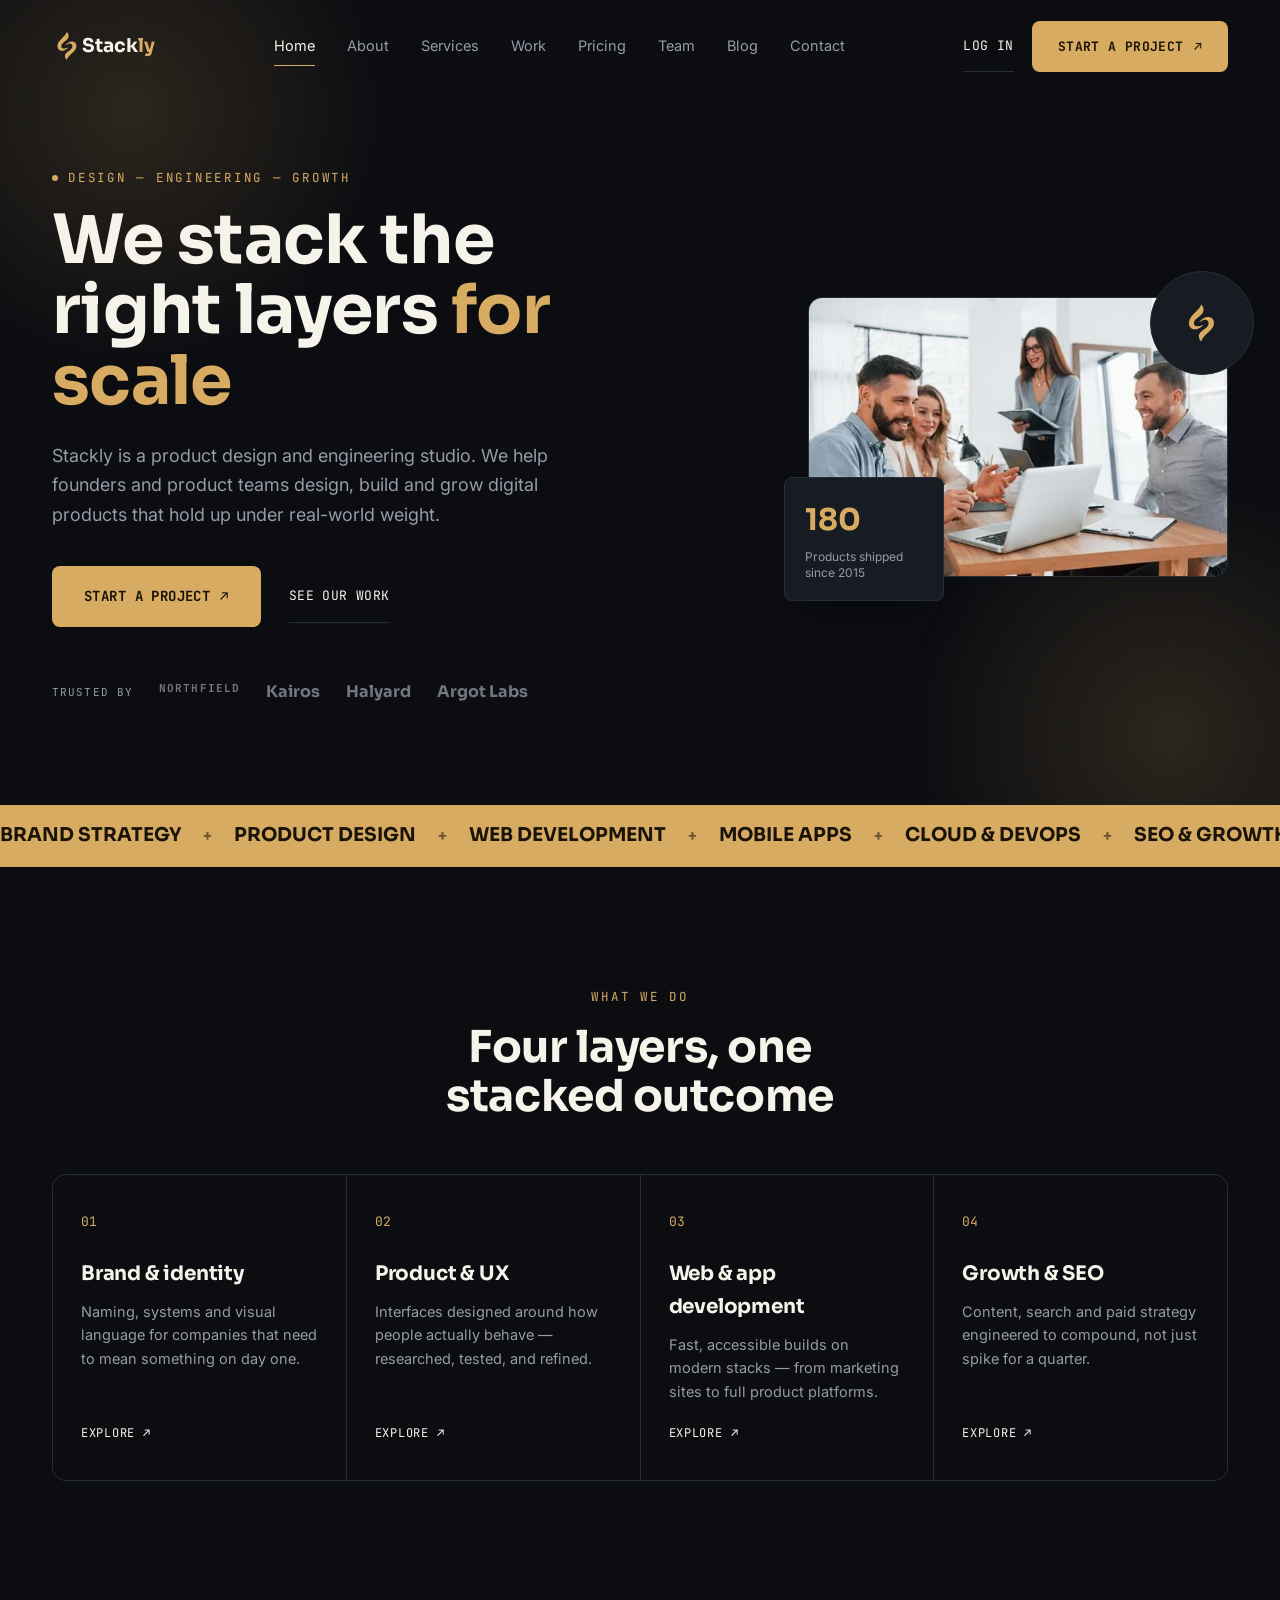
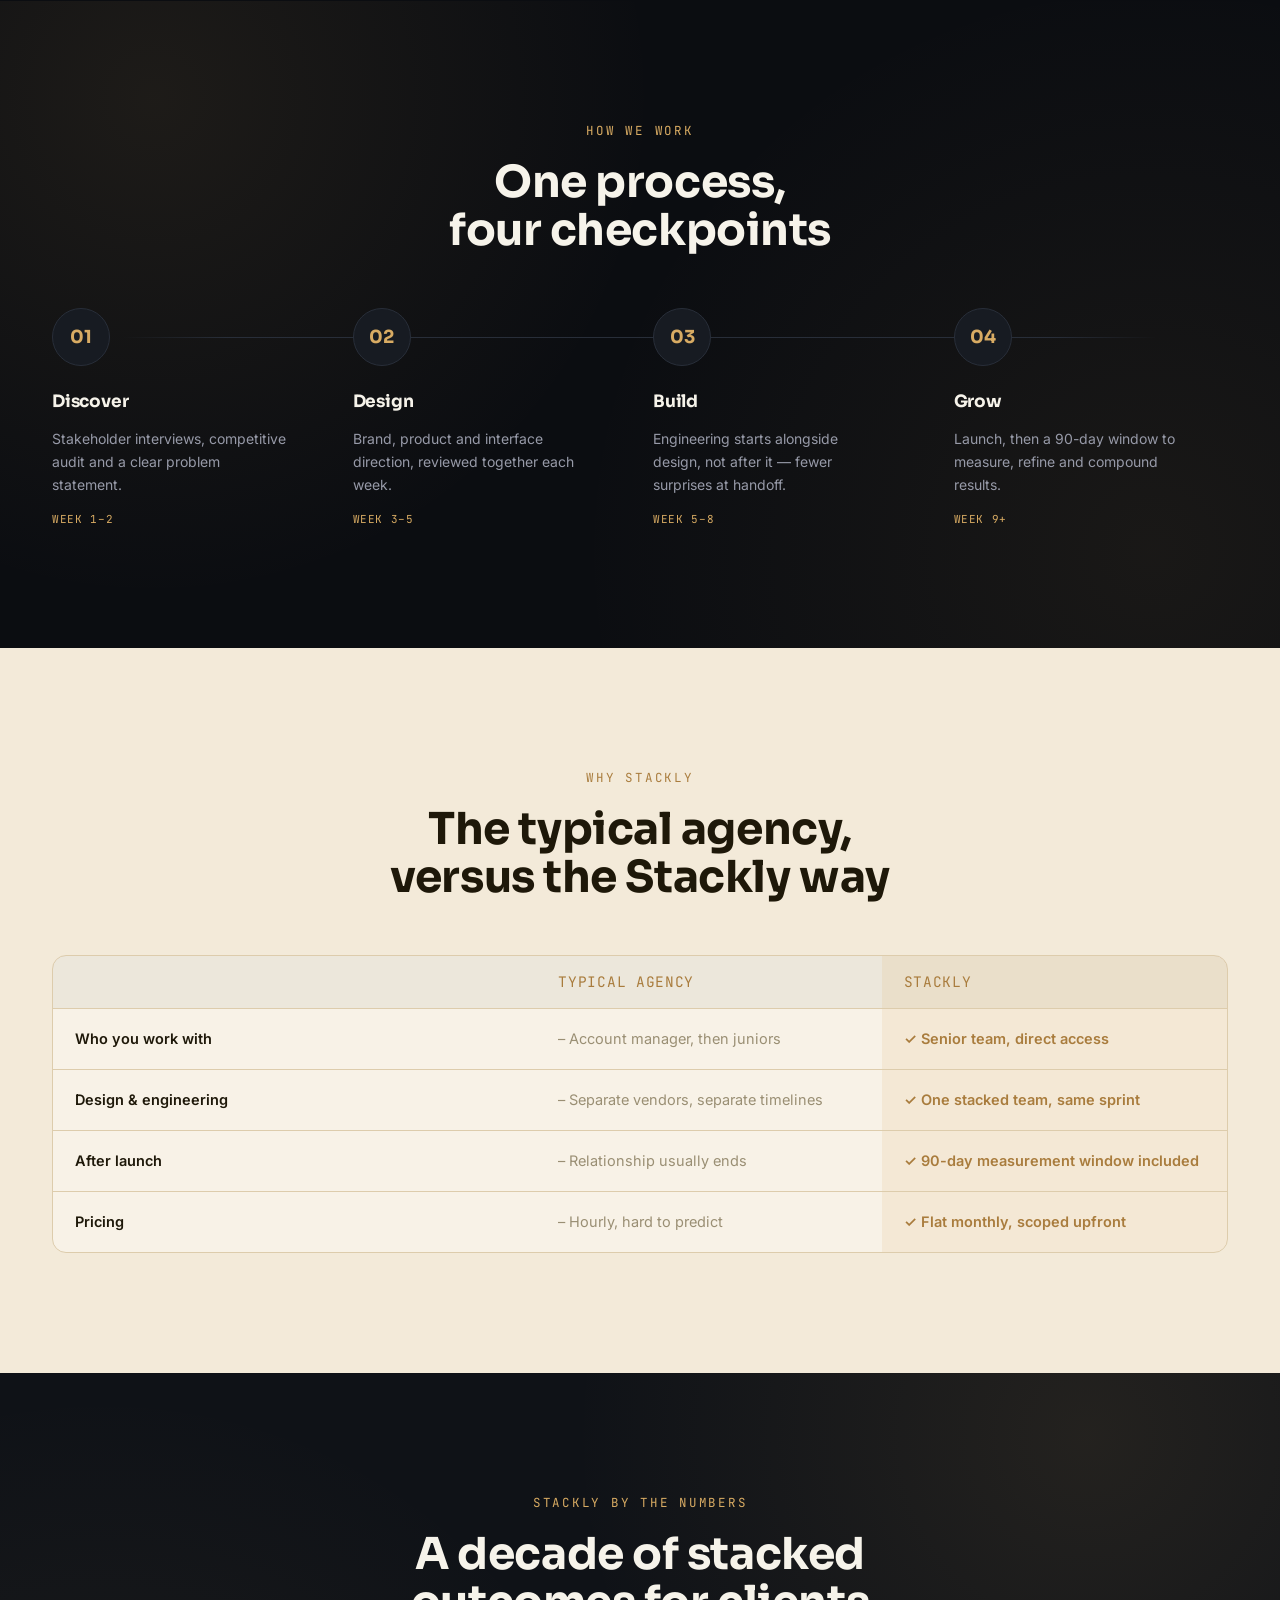
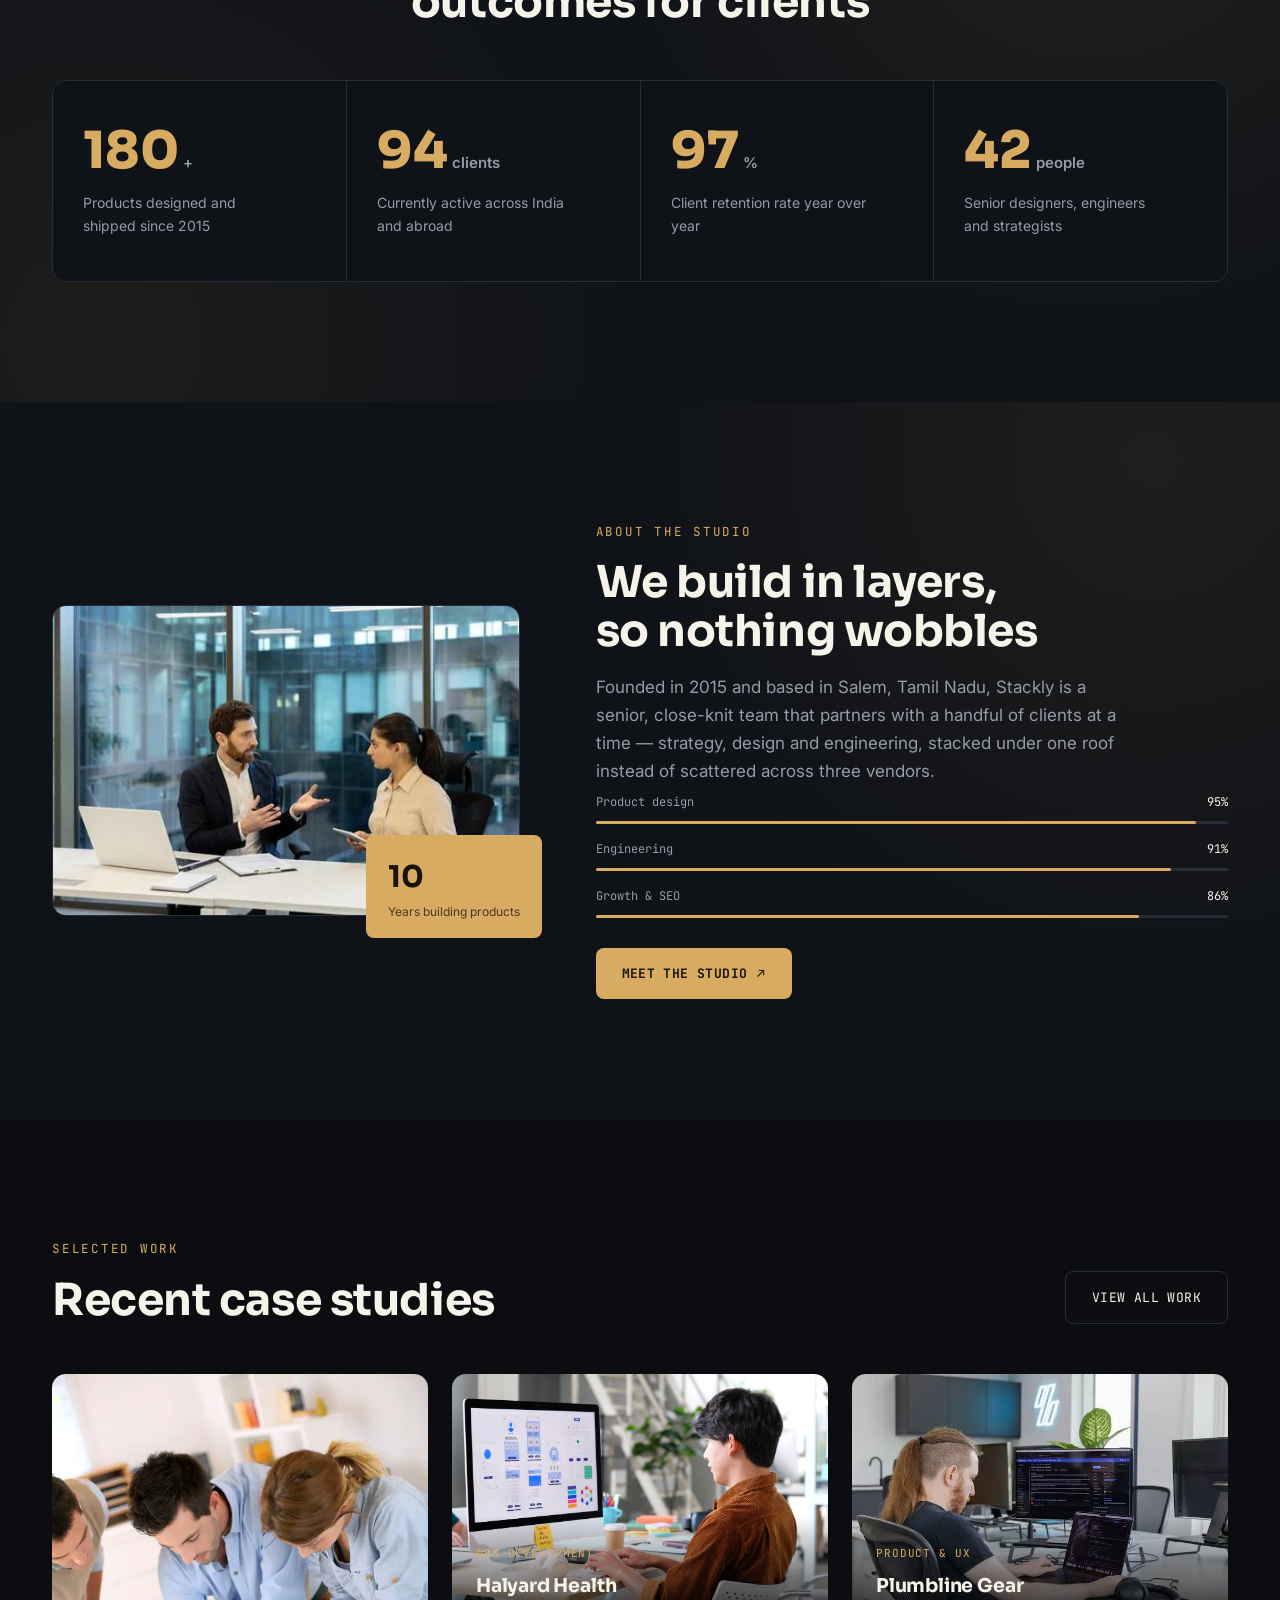
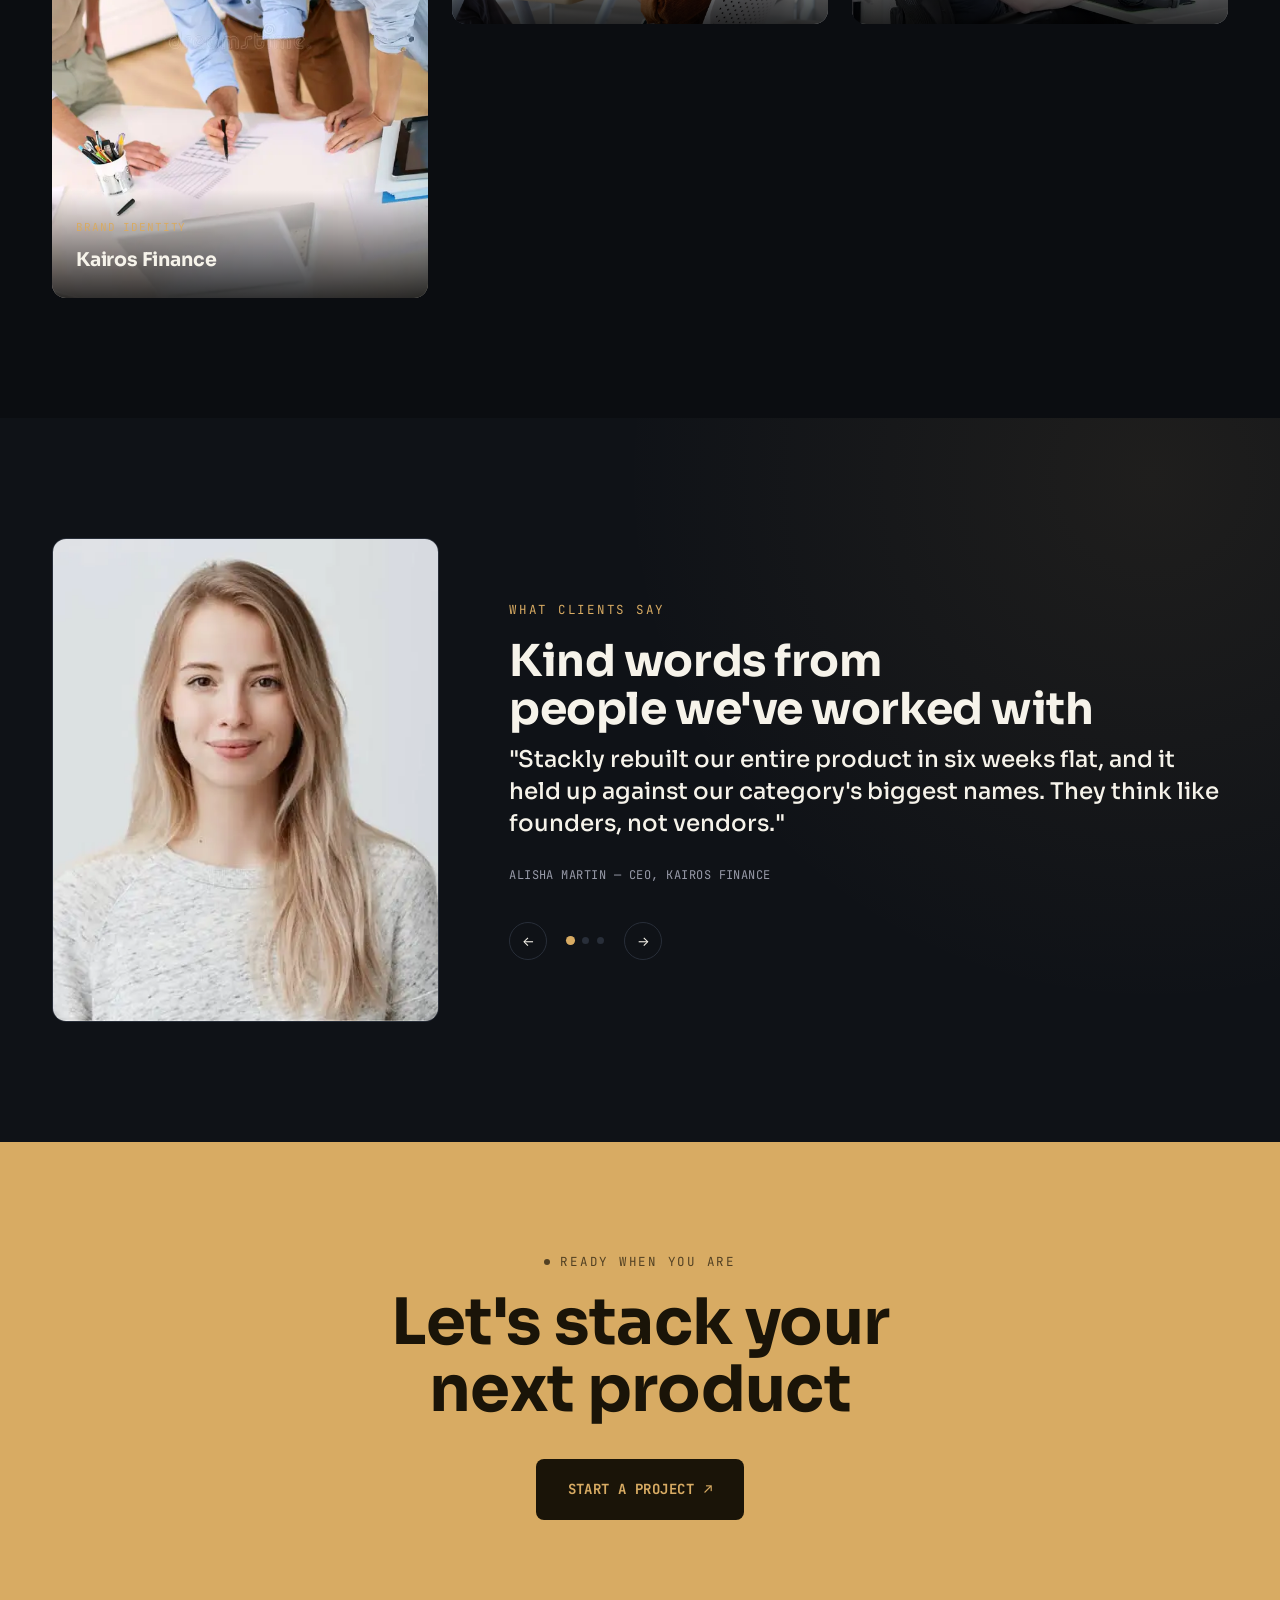
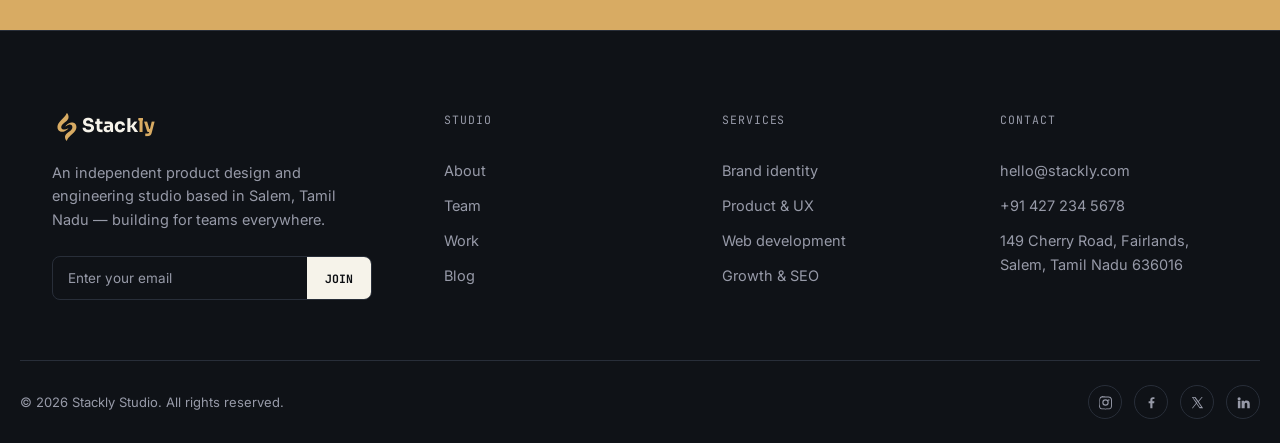
<file: index.html>
<!DOCTYPE html>
<html lang="en">
<head>
<meta charset="UTF-8">
<meta name="viewport" content="width=device-width, initial-scale=1.0">
<title>Stackly — Product Design &amp; Engineering Studio</title>
<meta name="description" content="Stackly is a product design and engineering studio helping ambitious teams build, ship and scale stacked digital experiences.">
<link rel="icon" href="assets/img/stackly-logo.svg" type="image/svg+xml">
<link rel="preconnect" href="https://fonts.googleapis.com">
<link rel="preconnect" href="https://fonts.gstatic.com" crossorigin>
<link href="https://fonts.googleapis.com/css2?family=Sora:wght@400;500;600;700;800&family=Inter:wght@400;500;600&family=JetBrains+Mono:wght@400;500;700&display=swap" rel="stylesheet">
<link rel="stylesheet" href="assets/css/style.css?v=2">
</head>
<body>
<div class="page-loader" id="pageLoader" data-duration="3000">
  <div class="loader-inner">
    <div class="loader-brand">
      <span class="loader-icon-wrap">
        <span class="ripple-ring r1"></span>
        <span class="ripple-ring r2"></span>
        <span class="ripple-ring r3"></span>
        <span class="logo-icon loader-brand-icon" role="img" aria-label="Stackly logo"></span>
      </span>
      <span class="loader-brand-word">Stack<b>ly</b></span>
    </div>
    <div class="loader-bar-track"><span class="loader-bar-fill"></span></div>
  </div>
</div>


<header class="site-header" id="siteHeader">
  <div class="wrap header-inner">
    <a href="index.html" class="logo">
      <span class="logo-icon" role="img" aria-label="Stackly logo"></span>
      <span class="logo-word">Stack<span>ly</span></span>
    </a>
    <nav class="main-nav" id="mainNav">
      <a href="index.html" class="active">Home</a>
      <a href="about.html">About</a>
      <a href="services.html">Services</a>
      <a href="work.html">Work</a>
      <a href="pricing.html">Pricing</a>
      <a href="team.html">Team</a>
      <a href="blog.html">Blog</a>
      <a href="contact.html">Contact</a>
    <a href="signup.html" class="nav-cta-mobile">Start a project ↗</a>
    </nav>
    <div class="header-actions">
      <a href="login.html" class="btn btn-ghost hide-mobile">Log in</a>
      <a href="signup.html" class="btn btn-solid hide-mobile">Start a project <span class="arrow">↗</span></a>
      <button class="nav-toggle" id="navToggle" aria-label="Toggle menu" aria-expanded="false">
        <span></span><span></span><span></span>
      </button>
    </div>
  </div>
</header>

<!-- HERO -->
<section class="hero" id="top">
  <div class="hero-noise" aria-hidden="true"></div>
  <div class="wrap hero-grid">
    <div class="reveal-up">
      <p class="eyebrow"><span class="eyebrow-dot"></span>Design — Engineering — Growth</p>
      <h1 class="hero-title">We stack the<br>right layers <span class="accent">for scale</span></h1>
      <p class="hero-sub">
        Stackly is a product design and engineering studio. We help founders and product teams
        design, build and grow digital products that hold up under real-world weight.
      </p>
      <div class="hero-cta-row">
        <a href="signup.html" class="btn btn-solid lg">Start a project <span class="arrow">↗</span></a>
        <a href="work.html" class="btn btn-ghost">See our work</a>
      </div>

      <div class="trust-row">
        <span>Trusted by</span>
        <div class="trust-logos-static">
          <span>Northfield</span><span>Kairos</span><span>Halyard</span><span>Argot Labs</span>
        </div>
        <div class="trust-logos-mask">
          <div class="trust-logos">
            <span>Northfield</span><span>Kairos</span><span>Halyard</span><span>Argot Labs</span><span>Plumbline</span><span>Meridian Co.</span>
            <span>Northfield</span><span>Kairos</span><span>Halyard</span><span>Argot Labs</span><span>Plumbline</span><span>Meridian Co.</span>
          </div>
        </div>
      </div>
    </div>

    <div class="hero-visual reveal-up delay-1">
      <div class="hero-frame">
        <img src="assets/img/stackly-hero.webp" alt="Stackly team collaborating in the studio office" loading="eager">
        <div class="duotone"></div>
      </div>
      <div class="hero-badge"><span class="logo-icon" aria-hidden="true"></span></div>
      <div class="hero-stat">
        <span class="stat-num" data-count="180">0</span>
        <span class="stat-label">Products shipped<br>since 2015</span>
      </div>
    </div>
  </div>
</section>

<div class="marquee-strip">
  <div class="marquee-track">
    <span>Brand Strategy</span><i>+</i><span>Product Design</span><i>+</i><span>Web Development</span><i>+</i><span>Mobile Apps</span><i>+</i><span>Cloud &amp; DevOps</span><i>+</i><span>SEO &amp; Growth</span><i>+</i>
    <span>Brand Strategy</span><i>+</i><span>Product Design</span><i>+</i><span>Web Development</span><i>+</i><span>Mobile Apps</span><i>+</i><span>Cloud &amp; DevOps</span><i>+</i><span>SEO &amp; Growth</span><i>+</i>
  </div>
</div>

<!-- SERVICES -->
<section class="section" id="services">
  <div class="wrap">
    <div class="section-head">
      <p class="eyebrow center">What we do</p>
      <h2 class="section-title center">Four layers, one<br>stacked outcome</h2>
    </div>
    <div class="services-grid">
      <article class="service-card reveal-up">
        <span class="service-num">01</span>
        <h3>Brand &amp; identity</h3>
        <p>Naming, systems and visual language for companies that need to mean something on day one.</p>
        <a href="services.html" class="card-link">Explore <span class="arrow">↗</span></a>
      </article>
      <article class="service-card reveal-up delay-1">
        <span class="service-num">02</span>
        <h3>Product &amp; UX</h3>
        <p>Interfaces designed around how people actually behave — researched, tested, and refined.</p>
        <a href="services.html" class="card-link">Explore <span class="arrow">↗</span></a>
      </article>
      <article class="service-card reveal-up delay-2">
        <span class="service-num">03</span>
        <h3>Web &amp; app development</h3>
        <p>Fast, accessible builds on modern stacks — from marketing sites to full product platforms.</p>
        <a href="services.html" class="card-link">Explore <span class="arrow">↗</span></a>
      </article>
      <article class="service-card reveal-up delay-3">
        <span class="service-num">04</span>
        <h3>Growth &amp; SEO</h3>
        <p>Content, search and paid strategy engineered to compound, not just spike for a quarter.</p>
        <a href="services.html" class="card-link">Explore <span class="arrow">↗</span></a>
      </article>
    </div>
  </div>
</section>

<!-- PROCESS STEPPER -->
<section class="section process-section">
  <div class="wrap">
    <div class="section-head">
      <p class="eyebrow center">How we work</p>
      <h2 class="section-title center">One process,<br>four checkpoints</h2>
    </div>
    <div class="process-rail">
      <div class="process-step reveal-up">
        <div class="node">01</div>
        <h3>Discover</h3>
        <p>Stakeholder interviews, competitive audit and a clear problem statement.</p>
        <span class="pstep-time">Week 1–2</span>
      </div>
      <div class="process-step reveal-up delay-1">
        <div class="node">02</div>
        <h3>Design</h3>
        <p>Brand, product and interface direction, reviewed together each week.</p>
        <span class="pstep-time">Week 3–5</span>
      </div>
      <div class="process-step reveal-up delay-2">
        <div class="node">03</div>
        <h3>Build</h3>
        <p>Engineering starts alongside design, not after it — fewer surprises at handoff.</p>
        <span class="pstep-time">Week 5–8</span>
      </div>
      <div class="process-step reveal-up delay-3">
        <div class="node">04</div>
        <h3>Grow</h3>
        <p>Launch, then a 90-day window to measure, refine and compound results.</p>
        <span class="pstep-time">Week 9+</span>
      </div>
    </div>
  </div>
</section>

<!-- COMPARISON BAND -->
<section class="section compare-section">
  <div class="wrap">
    <div class="section-head">
      <p class="eyebrow center">Why Stackly</p>
      <h2 class="section-title center">The typical agency,<br>versus the Stackly way</h2>
    </div>
    <div class="compare-table reveal-up">
      <div class="compare-row head">
        <div class="compare-cell label">&nbsp;</div>
        <div class="compare-cell">Typical agency</div>
        <div class="compare-cell stackly-col">Stackly</div>
      </div>
      <div class="compare-row">
        <div class="compare-cell label">Who you work with</div>
        <div class="compare-cell no">Account manager, then juniors</div>
        <div class="compare-cell yes stackly-col">Senior team, direct access</div>
      </div>
      <div class="compare-row">
        <div class="compare-cell label">Design &amp; engineering</div>
        <div class="compare-cell no">Separate vendors, separate timelines</div>
        <div class="compare-cell yes stackly-col">One stacked team, same sprint</div>
      </div>
      <div class="compare-row">
        <div class="compare-cell label">After launch</div>
        <div class="compare-cell no">Relationship usually ends</div>
        <div class="compare-cell yes stackly-col">90-day measurement window included</div>
      </div>
      <div class="compare-row">
        <div class="compare-cell label">Pricing</div>
        <div class="compare-cell no">Hourly, hard to predict</div>
        <div class="compare-cell yes stackly-col">Flat monthly, scoped upfront</div>
      </div>
    </div>
  </div>
</section>

<!-- BIG NUMBER SHOWCASE -->
<section class="section bignum-section">
  <div class="wrap">
    <div class="section-head">
      <p class="eyebrow center">Stackly by the numbers</p>
      <h2 class="section-title center">A decade of stacked<br>outcomes for clients</h2>
    </div>
    <div class="bignum-grid">
      <div class="bignum-card reveal-up">
        <div class="bignum-value"><span class="stat-num" data-count="180">0</span><span class="suffix">+</span></div>
        <div class="bignum-label">Products designed and shipped since 2015</div>
      </div>
      <div class="bignum-card reveal-up delay-1">
        <div class="bignum-value"><span class="stat-num" data-count="94">0</span><span class="suffix">clients</span></div>
        <div class="bignum-label">Currently active across India and abroad</div>
      </div>
      <div class="bignum-card reveal-up delay-2">
        <div class="bignum-value"><span class="stat-num" data-count="97">0</span><span class="suffix">%</span></div>
        <div class="bignum-label">Client retention rate year over year</div>
      </div>
      <div class="bignum-card reveal-up delay-3">
        <div class="bignum-value"><span class="stat-num" data-count="42">0</span><span class="suffix">people</span></div>
        <div class="bignum-label">Senior designers, engineers and strategists</div>
      </div>
    </div>
  </div>
</section>

<!-- ABOUT SPLIT -->
<section class="section split">
  <div class="wrap split-grid">
    <div class="split-visual reveal-up">
      <div class="split-frame">
        <img src="assets/img/stackly-about.webp" alt="Two colleagues discussing a project using a laptop and documents" loading="lazy">
        <div class="duotone"></div>
      </div>
      <div class="split-float">
        <span class="stat-num" data-count="10">0</span>
        <span class="stat-label">Years building products</span>
      </div>
    </div>
    <div class="reveal-up delay-1">
      <p class="eyebrow">About the studio</p>
      <h2 class="section-title">We build in layers,<br>so nothing wobbles</h2>
      <p class="lede">
        Founded in 2015 and based in Salem, Tamil Nadu, Stackly is a senior, close-knit team that
        partners with a handful of clients at a time — strategy, design and engineering, stacked
        under one roof instead of scattered across three vendors.
      </p>
      <div class="bars">
        <div class="bar-row">
          <div class="bar-label"><span>Product design</span><span>95%</span></div>
          <div class="bar-track"><div class="bar-fill" data-width="95"></div></div>
        </div>
        <div class="bar-row">
          <div class="bar-label"><span>Engineering</span><span>91%</span></div>
          <div class="bar-track"><div class="bar-fill" data-width="91"></div></div>
        </div>
        <div class="bar-row">
          <div class="bar-label"><span>Growth &amp; SEO</span><span>86%</span></div>
          <div class="bar-track"><div class="bar-fill" data-width="86"></div></div>
        </div>
      </div>
      <a href="about.html" class="btn btn-solid">Meet the studio <span class="arrow">↗</span></a>
    </div>
  </div>
</section>

<!-- WORK PREVIEW -->
<section class="section" id="work">
  <div class="wrap">
    <div class="work-head">
      <div>
        <p class="eyebrow">Selected work</p>
        <h2 class="section-title">Recent case studies</h2>
      </div>
      <a href="work.html" class="btn btn-line hide-mobile">View all work</a>
    </div>
    <div class="work-grid">
      <article class="work-card reveal-up">
        <img src="assets/img/stackly-work1.webp" alt="Rebrand cover for a fintech client" loading="lazy">
        <div class="duotone"></div>
        <div class="work-info"><span>Brand identity</span><h3>Kairos Finance</h3></div>
      </article>
      <article class="work-card short reveal-up delay-1">
        <img src="assets/img/stackly-work2.webp" alt="Website redesign cover" loading="lazy">
        <div class="duotone"></div>
        <div class="work-info"><span>Web development</span><h3>Halyard Health</h3></div>
      </article>
      <article class="work-card short reveal-up delay-2">
        <img src="assets/img/stackly-work3.webp" alt="Mobile app interface cover" loading="lazy">
        <div class="duotone"></div>
        <div class="work-info"><span>Product &amp; UX</span><h3>Plumbline Gear</h3></div>
      </article>
    </div>
  </div>
</section>

<!-- TESTIMONIALS -->
<section class="section split">
  <div class="wrap testi-grid">
    <div class="testi-visual reveal-up">
      <div class="testi-frame">
        <img src="assets/img/stackly-testi.webp" alt="Avatar for Alisha Martin, CEO of Kairos Finance" loading="lazy">
        <div class="duotone"></div>
      </div>
    </div>
    <div class="reveal-up delay-1">
      <p class="eyebrow">What clients say</p>
      <h2 class="section-title">Kind words from<br>people we've worked with</h2>
      <div class="testi-track" id="testiTrack">
        <blockquote class="testi-slide active">
          <p>"Stackly rebuilt our entire product in six weeks flat, and it held up against our category's biggest names. They think like founders, not vendors."</p>
          <cite>Alisha Martin — CEO, Kairos Finance</cite>
        </blockquote>
        <blockquote class="testi-slide">
          <p>"We'd worked with three agencies before Stackly. This was the first time the strategy and the design actually agreed with each other."</p>
          <cite>Owen Faust — Founder, Plumbline Gear</cite>
        </blockquote>
        <blockquote class="testi-slide">
          <p>"Fast, opinionated, and never precious about their own ideas. Exactly what a growing team needs."</p>
          <cite>Renee Achterberg — Head of Marketing, Halyard Health</cite>
        </blockquote>
      </div>
      <div class="testi-nav">
        <button id="testiPrev" aria-label="Previous testimonial">←</button>
        <div class="testi-dots" id="testiDots"></div>
        <button id="testiNext" aria-label="Next testimonial">→</button>
      </div>
    </div>
  </div>
</section>

<!-- CTA -->
<section class="cta-section" id="contact">
  <div class="wrap cta-inner">
    <p class="eyebrow light"><span class="eyebrow-dot"></span>Ready when you are</p>
    <h2 class="cta-title">Let's stack your<br>next product</h2>
    <a href="signup.html" class="btn btn-solid lg">Start a project <span class="arrow">↗</span></a>
  </div>
</section>

<footer class="site-footer">
  <div class="wrap footer-top">
    <div class="footer-brand">
      <a href="index.html" class="logo">
        <span class="logo-icon" role="img" aria-label="Stackly logo"></span>
        <span class="logo-word">Stack<span>ly</span></span>
      </a>
      <p>An independent product design and engineering studio based in Salem, Tamil Nadu — building for teams everywhere.</p>
      <form class="newsletter" id="newsletterForm">
        <input type="email" placeholder="Enter your email" aria-label="Email address" required>
        <button type="submit">Join</button>
      </form>
    </div>
    <div class="footer-col">
      <h4>Studio</h4>
      <a href="about.html">About</a>
      <a href="team.html">Team</a>
      <a href="work.html">Work</a>
      <a href="blog.html">Blog</a>
    </div>
    <div class="footer-col">
      <h4>Services</h4>
      <a href="services.html">Brand identity</a>
      <a href="services.html">Product &amp; UX</a>
      <a href="services.html">Web development</a>
      <a href="services.html">Growth &amp; SEO</a>
    </div>
    <div class="footer-col">
      <h4>Contact</h4>
      <a href="mailto:hello@stackly.com">hello@stackly.com</a>
      <a href="tel:+914272345678">+91 427 234 5678</a>
      <span class="footer-address">149 Cherry Road, Fairlands,<br>Salem, Tamil Nadu 636016</span>
    </div>
  </div>
  <div class="wrap footer-bottom">
    <p>© <span id="year"></span> Stackly Studio. All rights reserved.</p>
    <div class="social-links">
      <a href="#" aria-label="Instagram"><svg viewBox="0 0 24 24"><path d="M12 2.2c3.2 0 3.6 0 4.9.1 1.2.1 2 .3 2.4.5.6.2 1 .5 1.5 1 .4.4.7.9 1 1.5.2.4.4 1.2.5 2.4.1 1.3.1 1.7.1 4.9s0 3.6-.1 4.9c-.1 1.2-.3 2-.5 2.4-.2.6-.5 1-1 1.5-.4.4-.9.7-1.5 1-.4.2-1.2.4-2.4.5-1.3.1-1.7.1-4.9.1s-3.6 0-4.9-.1c-1.2-.1-2-.3-2.4-.5-.6-.2-1-.5-1.5-1-.4-.4-.7-.9-1-1.5-.2-.4-.4-1.2-.5-2.4C2.2 15.6 2.2 15.2 2.2 12s0-3.6.1-4.9c.1-1.2.3-2 .5-2.4.2-.6.5-1 1-1.5.4-.4.9-.7 1.5-1 .4-.2 1.2-.4 2.4-.5C8.4 2.2 8.8 2.2 12 2.2zm0 1.8c-3.1 0-3.5 0-4.7.1-1 .1-1.6.2-1.9.4-.5.2-.8.4-1.1.7-.3.3-.5.6-.7 1.1-.1.3-.3.9-.4 1.9-.1 1.2-.1 1.6-.1 4.7s0 3.5.1 4.7c.1 1 .2 1.6.4 1.9.2.5.4.8.7 1.1.3.3.6.5 1.1.7.3.1.9.3 1.9.4 1.2.1 1.6.1 4.7.1s3.5 0 4.7-.1c1-.1 1.6-.2 1.9-.4.5-.2.8-.4 1.1-.7.3-.3.5-.6.7-1.1.1-.3.3-.9.4-1.9.1-1.2.1-1.6.1-4.7s0-3.5-.1-4.7c-.1-1-.2-1.6-.4-1.9-.2-.5-.4-.8-.7-1.1-.3-.3-.6-.5-1.1-.7-.3-.1-.9-.3-1.9-.4-1.2-.1-1.6-.1-4.7-.1zM12 6.9a5.1 5.1 0 1 1 0 10.2 5.1 5.1 0 0 1 0-10.2zm0 1.8a3.3 3.3 0 1 0 0 6.6 3.3 3.3 0 0 0 0-6.6zm5.3-2a1.2 1.2 0 1 1 0 2.4 1.2 1.2 0 0 1 0-2.4z"/></svg></a>
      <a href="#" aria-label="Facebook"><svg viewBox="0 0 24 24"><path d="M13.5 21v-8h2.7l.4-3.1h-3.1V8c0-.9.25-1.5 1.55-1.5H16.7V3.7C16.4 3.66 15.4 3.6 14.2 3.6c-2.4 0-4.1 1.47-4.1 4.16V9.9H7.4V13h2.7v8z"/></svg></a>
      <a href="#" aria-label="X (Twitter)"><svg viewBox="0 0 24 24"><path d="M13.98 10.62 20.28 3h-1.5l-5.47 6.62L8.65 3H3l6.64 9.6L3 21h1.5l5.78-6.99L15.35 21H21l-7.02-10.38zm-2.05 2.48-.67-.96L5.02 4.2h2.3l4.29 6.14.67.96 5.58 7.98h-2.3l-4.63-6.62z"/></svg></a>
      <a href="#" aria-label="LinkedIn"><svg viewBox="0 0 24 24"><path d="M4.98 3.5a2.5 2.5 0 1 1 0 5 2.5 2.5 0 0 1 0-5zM3 9h4v12H3zM9 9h3.8v1.7h.05c.53-.95 1.83-1.96 3.77-1.96C20.9 8.74 22 11 22 14.4V21h-4v-5.7c0-1.36-.02-3.1-1.9-3.1-1.9 0-2.2 1.48-2.2 3v5.8H9z"/></svg></a>
    </div>
  </div>
</footer>

<button class="back-to-top" id="backToTop" aria-label="Back to top">↑</button>
<script src="assets/js/effects.js?v=2"></script>
<script src="assets/js/main.js?v=2"></script>
</body>
</html>
</file>
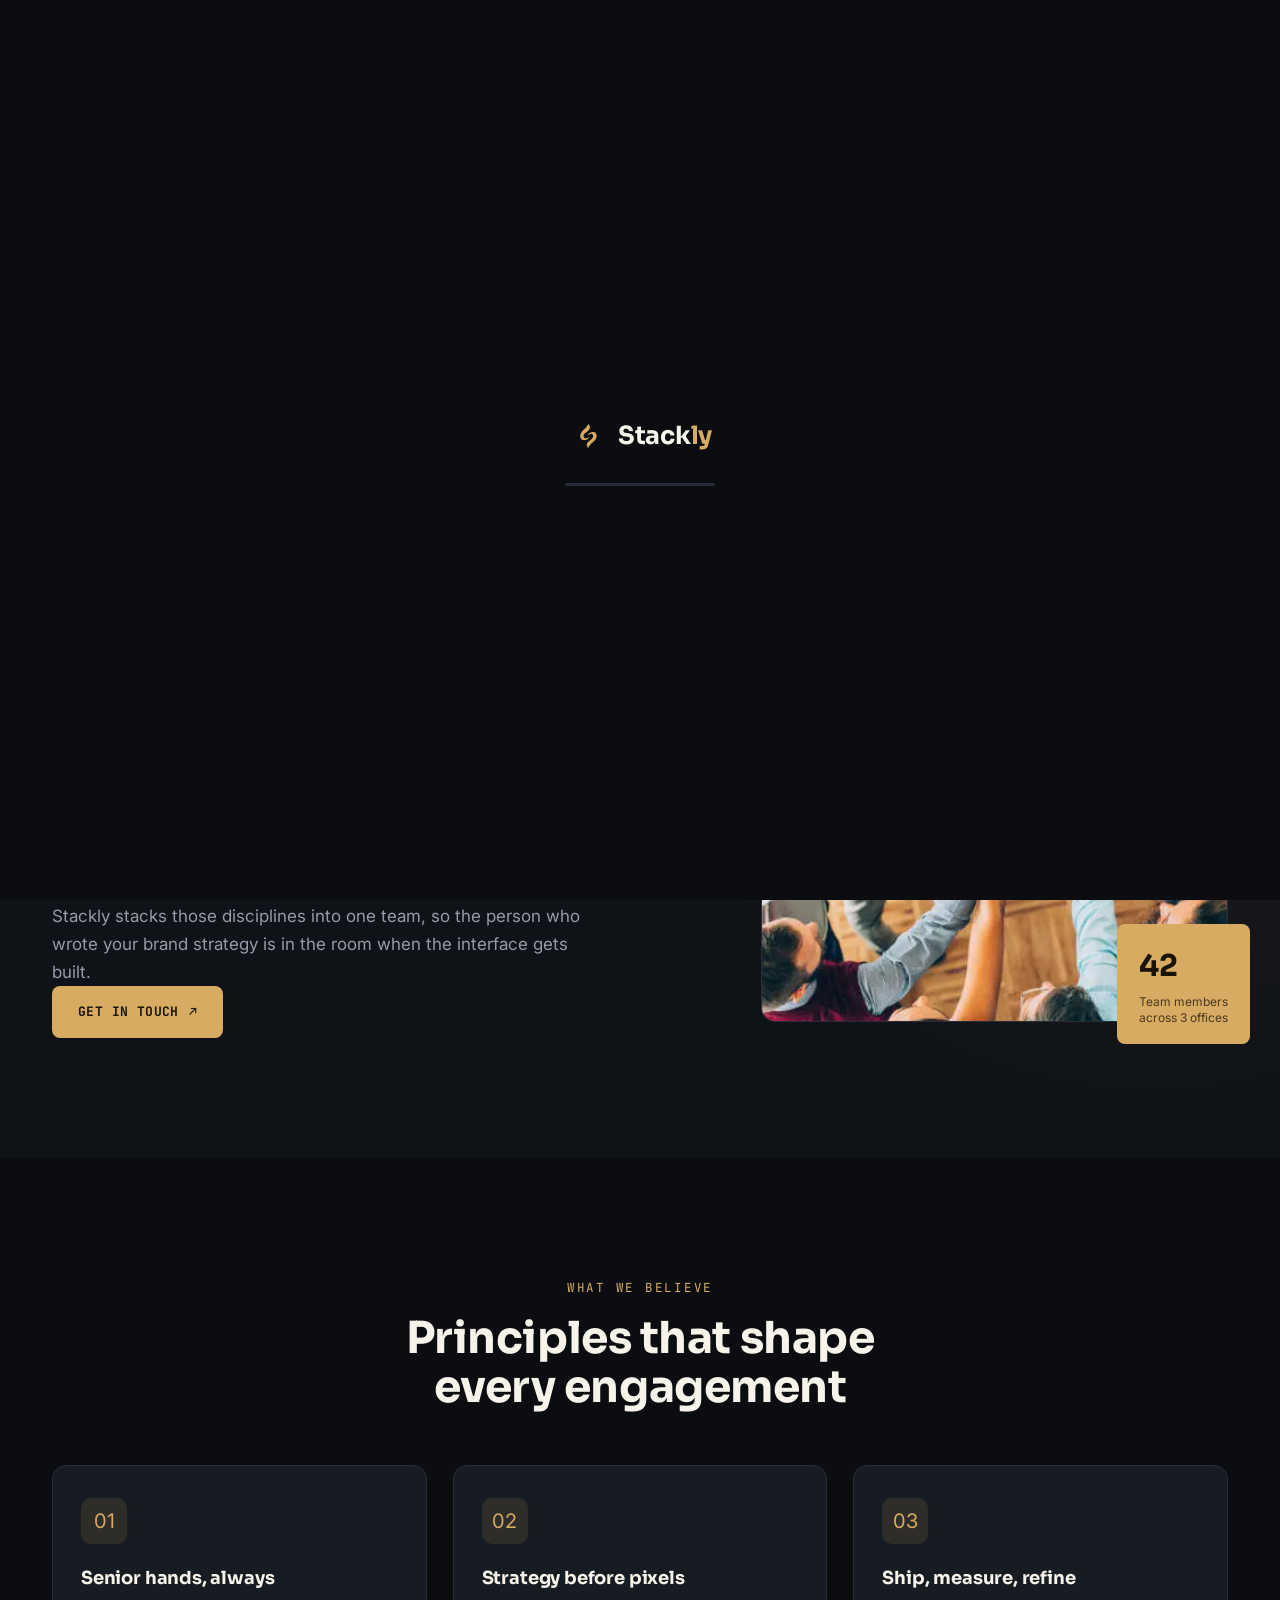
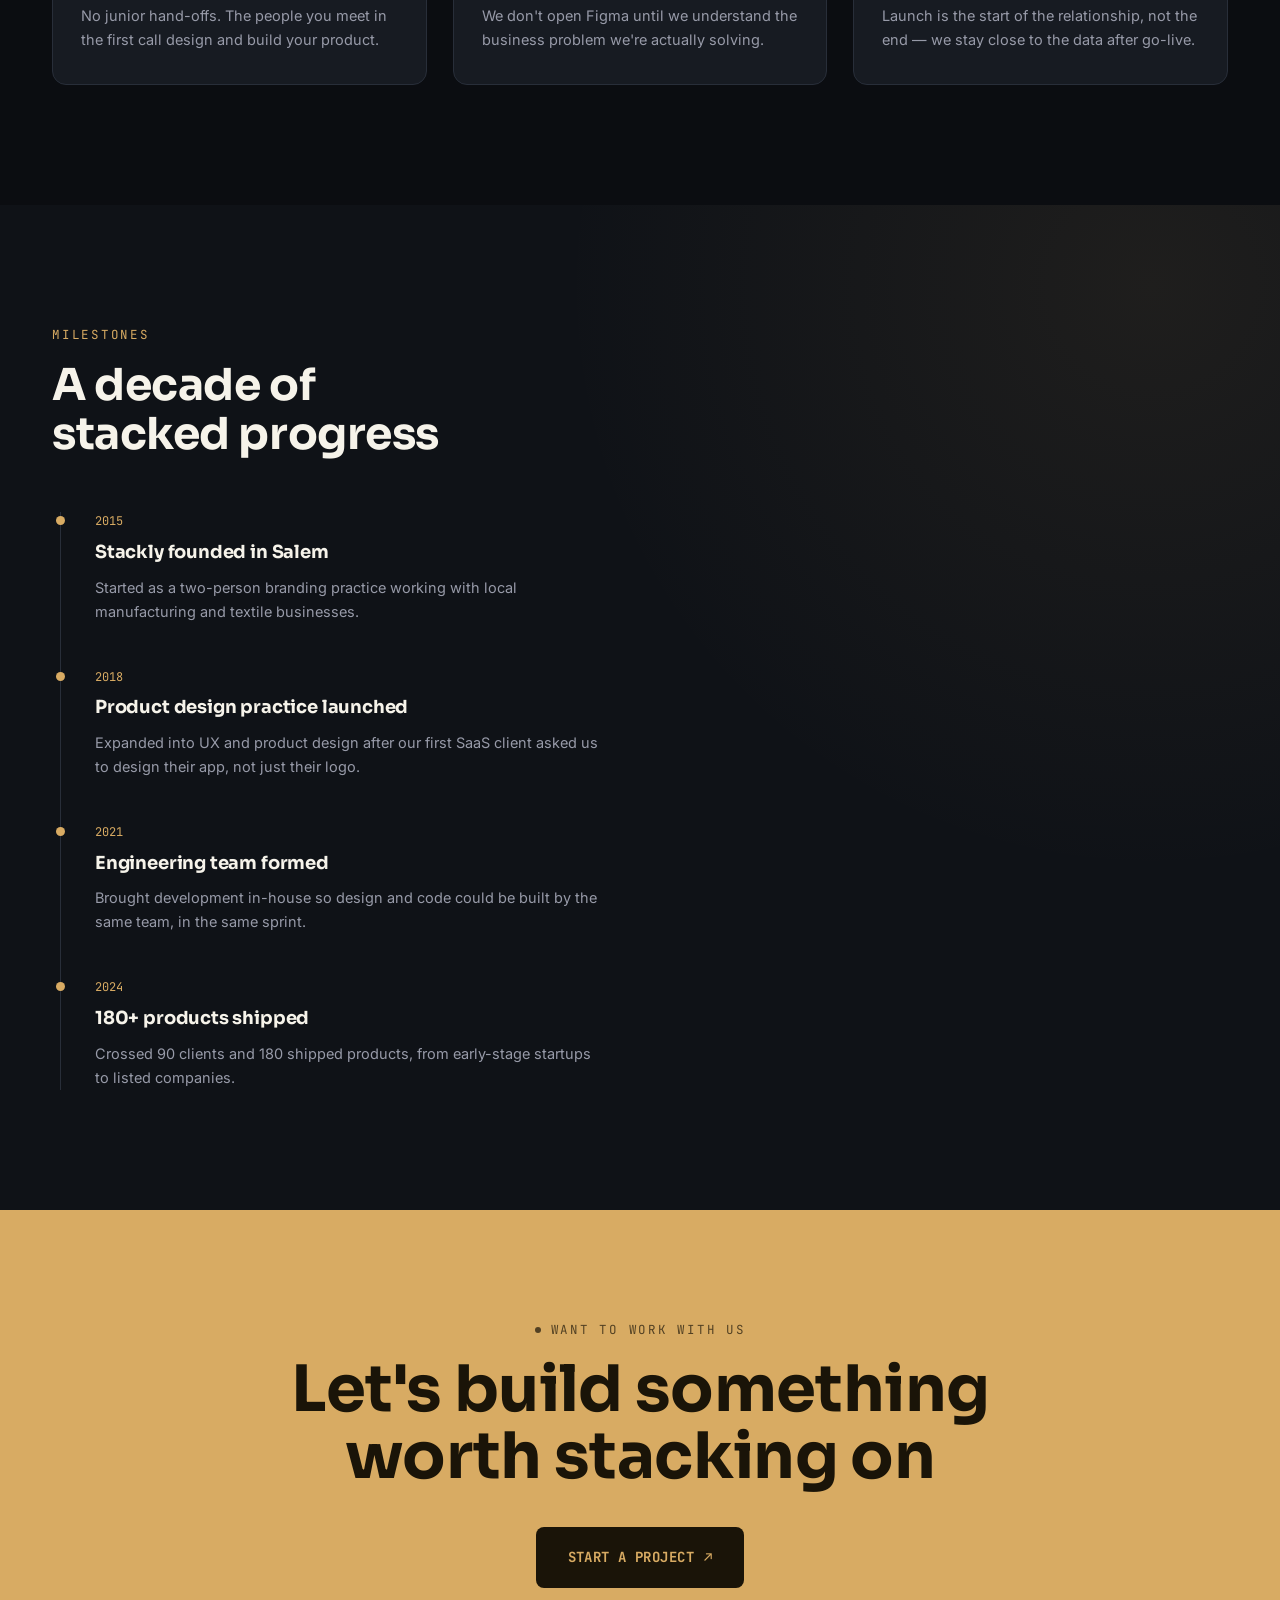
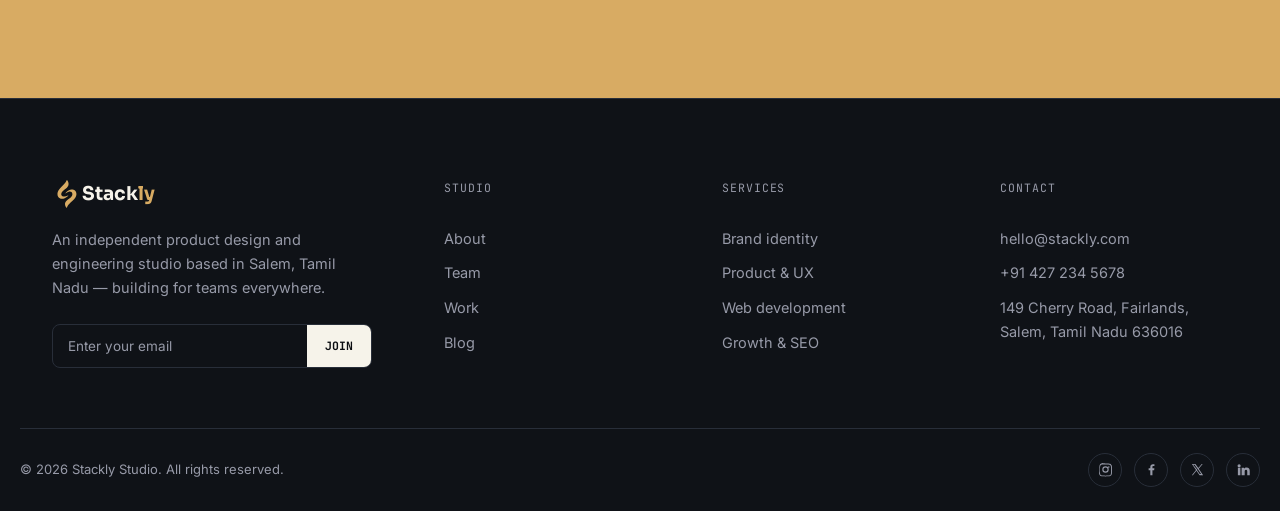
<file: about.html>
<!DOCTYPE html>
<html lang="en">
<head>
<meta charset="UTF-8">
<meta name="viewport" content="width=device-width, initial-scale=1.0">
<title>About — Stackly Studio</title>
<meta name="description" content="Stackly is a senior product design and engineering studio founded in 2015 and based in Salem, Tamil Nadu.">
<link rel="icon" href="assets/img/stackly-logo.svg" type="image/svg+xml">
<link rel="preconnect" href="https://fonts.googleapis.com">
<link rel="preconnect" href="https://fonts.gstatic.com" crossorigin>
<link href="https://fonts.googleapis.com/css2?family=Sora:wght@400;500;600;700;800&family=Inter:wght@400;500;600&family=JetBrains+Mono:wght@400;500;700&display=swap" rel="stylesheet">
<link rel="stylesheet" href="assets/css/style.css?v=2">
</head>
<body class="has-hero-photo">
<div class="page-loader" id="pageLoader" data-duration="3000">
  <div class="loader-inner">
    <div class="loader-brand">
      <span class="loader-icon-wrap">
        <span class="ripple-ring r1"></span>
        <span class="ripple-ring r2"></span>
        <span class="ripple-ring r3"></span>
        <span class="logo-icon loader-brand-icon" role="img" aria-label="Stackly logo"></span>
      </span>
      <span class="loader-brand-word">Stack<b>ly</b></span>
    </div>
    <div class="loader-bar-track"><span class="loader-bar-fill"></span></div>
  </div>
</div>


<header class="site-header" id="siteHeader">
  <div class="wrap header-inner">
    <a href="index.html" class="logo">
      <span class="logo-icon" role="img" aria-label="Stackly logo"></span>
      <span class="logo-word">Stack<span>ly</span></span>
    </a>
    <nav class="main-nav" id="mainNav">
      <a href="index.html">Home</a>
      <a href="about.html" class="active">About</a>
      <a href="services.html">Services</a>
      <a href="work.html">Work</a>
      <a href="pricing.html">Pricing</a>
      <a href="team.html">Team</a>
      <a href="blog.html">Blog</a>
      <a href="contact.html">Contact</a>
    <a href="signup.html" class="nav-cta-mobile">Start a project ↗</a>
    </nav>
    <div class="header-actions">
      <a href="login.html" class="btn btn-ghost hide-mobile">Log in</a>
      <a href="signup.html" class="btn btn-solid hide-mobile">Start a project <span class="arrow">↗</span></a>
      <button class="nav-toggle" id="navToggle" aria-label="Toggle menu" aria-expanded="false">
        <span></span><span></span><span></span>
      </button>
    </div>
  </div>
</header>

<section class="page-hero ph-about">
  <div class="wrap">
    <p class="crumb"><a href="index.html">Home</a> / <span>About</span></p>
    <h1>A senior studio,<br>built on purpose</h1>
    <p>Stackly started in 2015 as a two-person design practice in Salem. Ten years later we're still
      small on purpose — a stacked team of designers, engineers and strategists who work directly
      with the founders and product leads who hire us.</p>
  </div>
</section>

<section class="section split">
  <div class="wrap split-grid reverse">
    <div class="reveal-up">
      <p class="eyebrow">Our story</p>
      <h2 class="section-title">Why we work<br>in layers</h2>
      <p class="lede">
        Most agencies hand your project between departments — strategy, design, build, growth —
        losing context at every handoff. Stackly stacks those disciplines into one team, so the
        person who wrote your brand strategy is in the room when the interface gets built.
      </p>
      <a href="contact.html" class="btn btn-solid">Get in touch <span class="arrow">↗</span></a>
    </div>
    <div class="split-visual reveal-up delay-1">
      <div class="split-frame">
        <img src="assets/img/stackly-story.webp" alt="Stackly team members collaborating at a desk" loading="lazy">
        <div class="duotone"></div>
      </div>
      <div class="split-float">
        <span class="stat-num" data-count="42">0</span>
        <span class="stat-label">Team members<br>across 3 offices</span>
      </div>
    </div>
  </div>
</section>

<section class="section">
  <div class="wrap">
    <div class="section-head">
      <p class="eyebrow center">What we believe</p>
      <h2 class="section-title center">Principles that shape<br>every engagement</h2>
    </div>
    <div class="value-grid">
      <div class="value-card reveal-up">
        <div class="ic">01</div>
        <h3>Senior hands, always</h3>
        <p>No junior hand-offs. The people you meet in the first call design and build your product.</p>
      </div>
      <div class="value-card reveal-up delay-1">
        <div class="ic">02</div>
        <h3>Strategy before pixels</h3>
        <p>We don't open Figma until we understand the business problem we're actually solving.</p>
      </div>
      <div class="value-card reveal-up delay-2">
        <div class="ic">03</div>
        <h3>Ship, measure, refine</h3>
        <p>Launch is the start of the relationship, not the end — we stay close to the data after go-live.</p>
      </div>
    </div>
  </div>
</section>

<section class="section split">
  <div class="wrap">
    <div class="section-head left">
      <p class="eyebrow">Milestones</p>
      <h2 class="section-title">A decade of<br>stacked progress</h2>
    </div>
    <div class="timeline">
      <div class="tl-item reveal-up">
        <span class="tl-year">2015</span>
        <h4>Stackly founded in Salem</h4>
        <p>Started as a two-person branding practice working with local manufacturing and textile businesses.</p>
      </div>
      <div class="tl-item reveal-up delay-1">
        <span class="tl-year">2018</span>
        <h4>Product design practice launched</h4>
        <p>Expanded into UX and product design after our first SaaS client asked us to design their app, not just their logo.</p>
      </div>
      <div class="tl-item reveal-up delay-2">
        <span class="tl-year">2021</span>
        <h4>Engineering team formed</h4>
        <p>Brought development in-house so design and code could be built by the same team, in the same sprint.</p>
      </div>
      <div class="tl-item reveal-up delay-3">
        <span class="tl-year">2024</span>
        <h4>180+ products shipped</h4>
        <p>Crossed 90 clients and 180 shipped products, from early-stage startups to listed companies.</p>
      </div>
    </div>
  </div>
</section>

<section class="cta-section">
  <div class="wrap cta-inner">
    <p class="eyebrow light"><span class="eyebrow-dot"></span>Want to work with us</p>
    <h2 class="cta-title">Let's build something<br>worth stacking on</h2>
    <a href="signup.html" class="btn btn-solid lg">Start a project <span class="arrow">↗</span></a>
  </div>
</section>

<footer class="site-footer">
  <div class="wrap footer-top">
    <div class="footer-brand">
      <a href="index.html" class="logo">
        <span class="logo-icon" role="img" aria-label="Stackly logo"></span>
        <span class="logo-word">Stack<span>ly</span></span>
      </a>
      <p>An independent product design and engineering studio based in Salem, Tamil Nadu — building for teams everywhere.</p>
      <form class="newsletter" id="newsletterForm">
        <input type="email" placeholder="Enter your email" aria-label="Email address" required>
        <button type="submit">Join</button>
      </form>
    </div>
    <div class="footer-col">
      <h4>Studio</h4>
      <a href="about.html">About</a>
      <a href="team.html">Team</a>
      <a href="work.html">Work</a>
      <a href="blog.html">Blog</a>
    </div>
    <div class="footer-col">
      <h4>Services</h4>
      <a href="services.html">Brand identity</a>
      <a href="services.html">Product &amp; UX</a>
      <a href="services.html">Web development</a>
      <a href="services.html">Growth &amp; SEO</a>
    </div>
    <div class="footer-col">
      <h4>Contact</h4>
      <a href="mailto:hello@stackly.com">hello@stackly.com</a>
      <a href="tel:+914272345678">+91 427 234 5678</a>
      <span class="footer-address">149 Cherry Road, Fairlands,<br>Salem, Tamil Nadu 636016</span>
    </div>
  </div>
  <div class="wrap footer-bottom">
    <p>© <span id="year"></span> Stackly Studio. All rights reserved.</p>
    <div class="social-links">
      <a href="#" aria-label="Instagram"><svg viewBox="0 0 24 24"><path d="M12 2.2c3.2 0 3.6 0 4.9.1 1.2.1 2 .3 2.4.5.6.2 1 .5 1.5 1 .4.4.7.9 1 1.5.2.4.4 1.2.5 2.4.1 1.3.1 1.7.1 4.9s0 3.6-.1 4.9c-.1 1.2-.3 2-.5 2.4-.2.6-.5 1-1 1.5-.4.4-.9.7-1.5 1-.4.2-1.2.4-2.4.5-1.3.1-1.7.1-4.9.1s-3.6 0-4.9-.1c-1.2-.1-2-.3-2.4-.5-.6-.2-1-.5-1.5-1-.4-.4-.7-.9-1-1.5-.2-.4-.4-1.2-.5-2.4C2.2 15.6 2.2 15.2 2.2 12s0-3.6.1-4.9c.1-1.2.3-2 .5-2.4.2-.6.5-1 1-1.5.4-.4.9-.7 1.5-1 .4-.2 1.2-.4 2.4-.5C8.4 2.2 8.8 2.2 12 2.2zm0 1.8c-3.1 0-3.5 0-4.7.1-1 .1-1.6.2-1.9.4-.5.2-.8.4-1.1.7-.3.3-.5.6-.7 1.1-.1.3-.3.9-.4 1.9-.1 1.2-.1 1.6-.1 4.7s0 3.5.1 4.7c.1 1 .2 1.6.4 1.9.2.5.4.8.7 1.1.3.3.6.5 1.1.7.3.1.9.3 1.9.4 1.2.1 1.6.1 4.7.1s3.5 0 4.7-.1c1-.1 1.6-.2 1.9-.4.5-.2.8-.4 1.1-.7.3-.3.5-.6.7-1.1.1-.3.3-.9.4-1.9.1-1.2.1-1.6.1-4.7s0-3.5-.1-4.7c-.1-1-.2-1.6-.4-1.9-.2-.5-.4-.8-.7-1.1-.3-.3-.6-.5-1.1-.7-.3-.1-.9-.3-1.9-.4-1.2-.1-1.6-.1-4.7-.1zM12 6.9a5.1 5.1 0 1 1 0 10.2 5.1 5.1 0 0 1 0-10.2zm0 1.8a3.3 3.3 0 1 0 0 6.6 3.3 3.3 0 0 0 0-6.6zm5.3-2a1.2 1.2 0 1 1 0 2.4 1.2 1.2 0 0 1 0-2.4z"/></svg></a>
      <a href="#" aria-label="Facebook"><svg viewBox="0 0 24 24"><path d="M13.5 21v-8h2.7l.4-3.1h-3.1V8c0-.9.25-1.5 1.55-1.5H16.7V3.7C16.4 3.66 15.4 3.6 14.2 3.6c-2.4 0-4.1 1.47-4.1 4.16V9.9H7.4V13h2.7v8z"/></svg></a>
      <a href="#" aria-label="X (Twitter)"><svg viewBox="0 0 24 24"><path d="M13.98 10.62 20.28 3h-1.5l-5.47 6.62L8.65 3H3l6.64 9.6L3 21h1.5l5.78-6.99L15.35 21H21l-7.02-10.38zm-2.05 2.48-.67-.96L5.02 4.2h2.3l4.29 6.14.67.96 5.58 7.98h-2.3l-4.63-6.62z"/></svg></a>
      <a href="#" aria-label="LinkedIn"><svg viewBox="0 0 24 24"><path d="M4.98 3.5a2.5 2.5 0 1 1 0 5 2.5 2.5 0 0 1 0-5zM3 9h4v12H3zM9 9h3.8v1.7h.05c.53-.95 1.83-1.96 3.77-1.96C20.9 8.74 22 11 22 14.4V21h-4v-5.7c0-1.36-.02-3.1-1.9-3.1-1.9 0-2.2 1.48-2.2 3v5.8H9z"/></svg></a>
    </div>
  </div>
</footer>

<button class="back-to-top" id="backToTop" aria-label="Back to top">↑</button>
<script src="assets/js/effects.js?v=2"></script>
<script src="assets/js/main.js?v=2"></script>
</body>
</html>
</file>
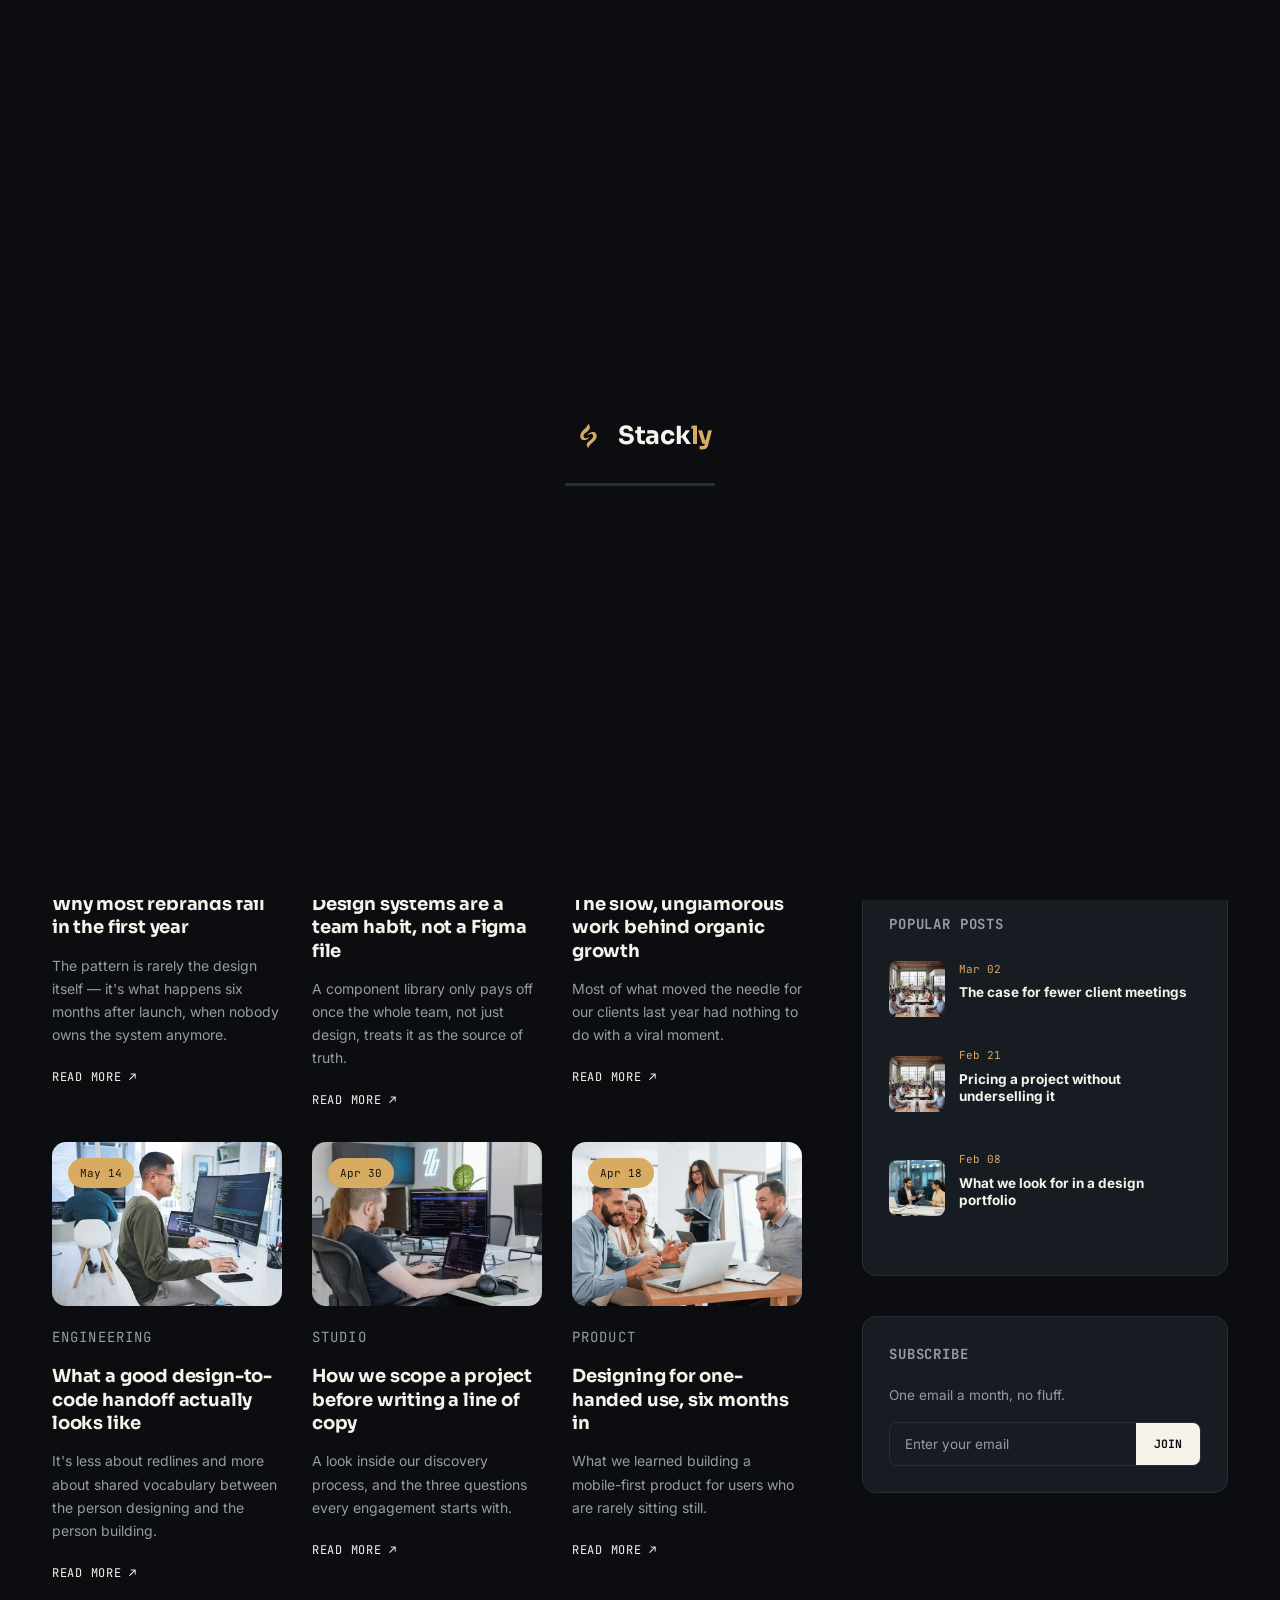
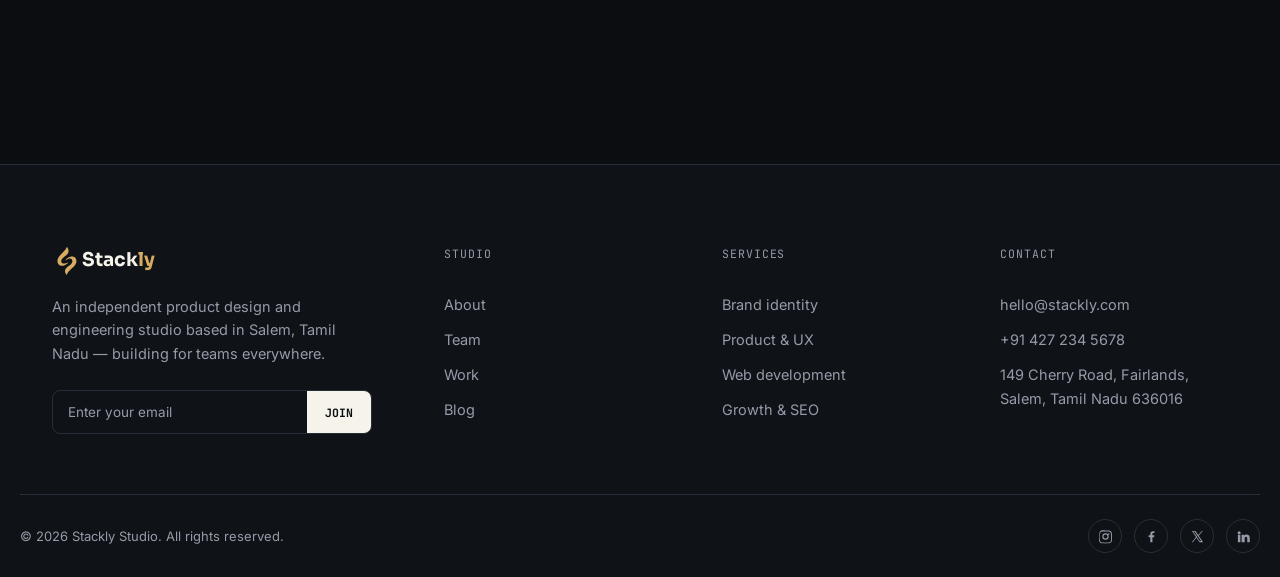
<file: blog.html>
<!DOCTYPE html>
<html lang="en">
<head>
<meta charset="UTF-8">
<meta name="viewport" content="width=device-width, initial-scale=1.0">
<title>Blog — Stackly Studio</title>
<meta name="description" content="Notes on design, engineering and growth from the Stackly Studio team.">
<link rel="icon" href="assets/img/stackly-logo.svg" type="image/svg+xml">
<link rel="preconnect" href="https://fonts.googleapis.com">
<link rel="preconnect" href="https://fonts.gstatic.com" crossorigin>
<link href="https://fonts.googleapis.com/css2?family=Sora:wght@400;500;600;700;800&family=Inter:wght@400;500;600&family=JetBrains+Mono:wght@400;500;700&display=swap" rel="stylesheet">
<link rel="stylesheet" href="assets/css/style.css?v=2">
</head>
<body class="has-hero-photo">
<div class="page-loader" id="pageLoader" data-duration="3000">
  <div class="loader-inner">
    <div class="loader-brand">
      <span class="loader-icon-wrap">
        <span class="ripple-ring r1"></span>
        <span class="ripple-ring r2"></span>
        <span class="ripple-ring r3"></span>
        <span class="logo-icon loader-brand-icon" role="img" aria-label="Stackly logo"></span>
      </span>
      <span class="loader-brand-word">Stack<b>ly</b></span>
    </div>
    <div class="loader-bar-track"><span class="loader-bar-fill"></span></div>
  </div>
</div>


<header class="site-header" id="siteHeader">
  <div class="wrap header-inner">
    <a href="index.html" class="logo">
      <span class="logo-icon" role="img" aria-label="Stackly logo"></span>
      <span class="logo-word">Stack<span>ly</span></span>
    </a>
    <nav class="main-nav" id="mainNav">
      <a href="index.html">Home</a>
      <a href="about.html">About</a>
      <a href="services.html">Services</a>
      <a href="work.html">Work</a>
      <a href="pricing.html">Pricing</a>
      <a href="team.html">Team</a>
      <a href="blog.html" class="active">Blog</a>
      <a href="contact.html">Contact</a>
    <a href="signup.html" class="nav-cta-mobile">Start a project ↗</a>
    </nav>
    <div class="header-actions">
      <a href="login.html" class="btn btn-ghost hide-mobile">Log in</a>
      <a href="signup.html" class="btn btn-solid hide-mobile">Start a project <span class="arrow">↗</span></a>
      <button class="nav-toggle" id="navToggle" aria-label="Toggle menu" aria-expanded="false">
        <span></span><span></span><span></span>
      </button>
    </div>
  </div>
</header>

<section class="page-hero ph-blog">
  <div class="wrap">
    <p class="crumb"><a href="index.html">Home</a> / <span>Blog</span></p>
    <h1>Notes on design,<br>engineering and growth</h1>
    <p>Field notes from inside client projects — what worked, what didn't, and what we'd do differently.</p>
  </div>
</section>

<section class="section" style="padding-top:90px;">
  <div class="wrap blog-layout">
    <div>
      <div class="journal-grid" style="margin-bottom:60px;">
        <article class="journal-card reveal-up">
          <div class="journal-img"><img src="assets/img/stackly-b1.webp" alt="Cover image for article on brand systems"><span class="journal-date">Jun 24</span></div>
          <p class="journal-cat">Branding</p>
          <h3>Why most rebrands fail in the first year</h3>
          <p>The pattern is rarely the design itself — it's what happens six months after launch, when nobody owns the system anymore.</p>
          <a href="#" class="card-link">Read more <span class="arrow">↗</span></a>
        </article>
        <article class="journal-card reveal-up delay-1">
          <div class="journal-img"><img src="assets/img/stackly-b2.webp" alt="Cover image for article on design systems"><span class="journal-date">Jun 11</span></div>
          <p class="journal-cat">Product</p>
          <h3>Design systems are a team habit, not a Figma file</h3>
          <p>A component library only pays off once the whole team, not just design, treats it as the source of truth.</p>
          <a href="#" class="card-link">Read more <span class="arrow">↗</span></a>
        </article>
        <article class="journal-card reveal-up delay-2">
          <div class="journal-img"><img src="assets/img/stackly-b3.webp" alt="Cover image for article on organic growth"><span class="journal-date">May 29</span></div>
          <p class="journal-cat">Growth</p>
          <h3>The slow, unglamorous work behind organic growth</h3>
          <p>Most of what moved the needle for our clients last year had nothing to do with a viral moment.</p>
          <a href="#" class="card-link">Read more <span class="arrow">↗</span></a>
        </article>
        <article class="journal-card reveal-up">
          <div class="journal-img"><img src="assets/img/stackly-b4.webp" alt="Cover image for article on engineering handoff"><span class="journal-date">May 14</span></div>
          <p class="journal-cat">Engineering</p>
          <h3>What a good design-to-code handoff actually looks like</h3>
          <p>It's less about redlines and more about shared vocabulary between the person designing and the person building.</p>
          <a href="#" class="card-link">Read more <span class="arrow">↗</span></a>
        </article>
        <article class="journal-card reveal-up delay-1">
          <div class="journal-img"><img src="assets/img/stackly-b5.webp" alt="Cover image for article on client relationships"><span class="journal-date">Apr 30</span></div>
          <p class="journal-cat">Studio</p>
          <h3>How we scope a project before writing a line of copy</h3>
          <p>A look inside our discovery process, and the three questions every engagement starts with.</p>
          <a href="#" class="card-link">Read more <span class="arrow">↗</span></a>
        </article>
        <article class="journal-card reveal-up delay-2">
          <div class="journal-img"><img src="assets/img/stackly-b6.webp" alt="Cover image for article on mobile design"><span class="journal-date">Apr 18</span></div>
          <p class="journal-cat">Product</p>
          <h3>Designing for one-handed use, six months in</h3>
          <p>What we learned building a mobile-first product for users who are rarely sitting still.</p>
          <a href="#" class="card-link">Read more <span class="arrow">↗</span></a>
        </article>
      </div>
    </div>

    <aside class="blog-sidebar">
      <div class="side-card reveal-up">
        <h4>Categories</h4>
        <div class="tag-list">
          <a href="#">Branding</a><a href="#">Product</a><a href="#">Engineering</a><a href="#">Growth</a><a href="#">Studio</a>
        </div>
      </div>
      <div class="side-card reveal-up delay-1">
        <h4>Popular posts</h4>
        <div class="mini-post">
          <img src="assets/img/stackly-mini1.webp" alt="">
          <div><span class="mini-post-date">Mar 02</span><h5>The case for fewer client meetings</h5></div>
        </div>
        <div class="mini-post">
          <img src="assets/img/stackly-mini2.webp" alt="">
          <div><span class="mini-post-date">Feb 21</span><h5>Pricing a project without underselling it</h5></div>
        </div>
        <div class="mini-post">
          <img src="assets/img/stackly-mini3.webp" alt="">
          <div><span class="mini-post-date">Feb 08</span><h5>What we look for in a design portfolio</h5></div>
        </div>
      </div>
      <div class="side-card reveal-up delay-2">
        <h4>Subscribe</h4>
        <p style="color:var(--muted); font-size:13.5px; margin-bottom:16px;">One email a month, no fluff.</p>
        <form class="newsletter" id="newsletterForm" style="max-width:none;">
          <input type="email" placeholder="Enter your email" aria-label="Email address" required>
          <button type="submit">Join</button>
        </form>
      </div>
    </aside>
  </div>
</section>

<footer class="site-footer">
  <div class="wrap footer-top">
    <div class="footer-brand">
      <a href="index.html" class="logo">
        <span class="logo-icon" role="img" aria-label="Stackly logo"></span>
        <span class="logo-word">Stack<span>ly</span></span>
      </a>
      <p>An independent product design and engineering studio based in Salem, Tamil Nadu — building for teams everywhere.</p>
      <form class="newsletter" id="footerNewsletterForm">
        <input type="email" placeholder="Enter your email" aria-label="Email address" required>
        <button type="submit">Join</button>
      </form>
    </div>
    <div class="footer-col">
      <h4>Studio</h4>
      <a href="about.html">About</a>
      <a href="team.html">Team</a>
      <a href="work.html">Work</a>
      <a href="blog.html">Blog</a>
    </div>
    <div class="footer-col">
      <h4>Services</h4>
      <a href="services.html">Brand identity</a>
      <a href="services.html">Product &amp; UX</a>
      <a href="services.html">Web development</a>
      <a href="services.html">Growth &amp; SEO</a>
    </div>
    <div class="footer-col">
      <h4>Contact</h4>
      <a href="mailto:hello@stackly.com">hello@stackly.com</a>
      <a href="tel:+914272345678">+91 427 234 5678</a>
      <span class="footer-address">149 Cherry Road, Fairlands,<br>Salem, Tamil Nadu 636016</span>
    </div>
  </div>
  <div class="wrap footer-bottom">
    <p>© <span id="year"></span> Stackly Studio. All rights reserved.</p>
    <div class="social-links">
      <a href="#" aria-label="Instagram"><svg viewBox="0 0 24 24"><path d="M12 2.2c3.2 0 3.6 0 4.9.1 1.2.1 2 .3 2.4.5.6.2 1 .5 1.5 1 .4.4.7.9 1 1.5.2.4.4 1.2.5 2.4.1 1.3.1 1.7.1 4.9s0 3.6-.1 4.9c-.1 1.2-.3 2-.5 2.4-.2.6-.5 1-1 1.5-.4.4-.9.7-1.5 1-.4.2-1.2.4-2.4.5-1.3.1-1.7.1-4.9.1s-3.6 0-4.9-.1c-1.2-.1-2-.3-2.4-.5-.6-.2-1-.5-1.5-1-.4-.4-.7-.9-1-1.5-.2-.4-.4-1.2-.5-2.4C2.2 15.6 2.2 15.2 2.2 12s0-3.6.1-4.9c.1-1.2.3-2 .5-2.4.2-.6.5-1 1-1.5.4-.4.9-.7 1.5-1 .4-.2 1.2-.4 2.4-.5C8.4 2.2 8.8 2.2 12 2.2zm0 1.8c-3.1 0-3.5 0-4.7.1-1 .1-1.6.2-1.9.4-.5.2-.8.4-1.1.7-.3.3-.5.6-.7 1.1-.1.3-.3.9-.4 1.9-.1 1.2-.1 1.6-.1 4.7s0 3.5.1 4.7c.1 1 .2 1.6.4 1.9.2.5.4.8.7 1.1.3.3.6.5 1.1.7.3.1.9.3 1.9.4 1.2.1 1.6.1 4.7.1s3.5 0 4.7-.1c1-.1 1.6-.2 1.9-.4.5-.2.8-.4 1.1-.7.3-.3.5-.6.7-1.1.1-.3.3-.9.4-1.9.1-1.2.1-1.6.1-4.7s0-3.5-.1-4.7c-.1-1-.2-1.6-.4-1.9-.2-.5-.4-.8-.7-1.1-.3-.3-.6-.5-1.1-.7-.3-.1-.9-.3-1.9-.4-1.2-.1-1.6-.1-4.7-.1zM12 6.9a5.1 5.1 0 1 1 0 10.2 5.1 5.1 0 0 1 0-10.2zm0 1.8a3.3 3.3 0 1 0 0 6.6 3.3 3.3 0 0 0 0-6.6zm5.3-2a1.2 1.2 0 1 1 0 2.4 1.2 1.2 0 0 1 0-2.4z"/></svg></a>
      <a href="#" aria-label="Facebook"><svg viewBox="0 0 24 24"><path d="M13.5 21v-8h2.7l.4-3.1h-3.1V8c0-.9.25-1.5 1.55-1.5H16.7V3.7C16.4 3.66 15.4 3.6 14.2 3.6c-2.4 0-4.1 1.47-4.1 4.16V9.9H7.4V13h2.7v8z"/></svg></a>
      <a href="#" aria-label="X (Twitter)"><svg viewBox="0 0 24 24"><path d="M13.98 10.62 20.28 3h-1.5l-5.47 6.62L8.65 3H3l6.64 9.6L3 21h1.5l5.78-6.99L15.35 21H21l-7.02-10.38zm-2.05 2.48-.67-.96L5.02 4.2h2.3l4.29 6.14.67.96 5.58 7.98h-2.3l-4.63-6.62z"/></svg></a>
      <a href="#" aria-label="LinkedIn"><svg viewBox="0 0 24 24"><path d="M4.98 3.5a2.5 2.5 0 1 1 0 5 2.5 2.5 0 0 1 0-5zM3 9h4v12H3zM9 9h3.8v1.7h.05c.53-.95 1.83-1.96 3.77-1.96C20.9 8.74 22 11 22 14.4V21h-4v-5.7c0-1.36-.02-3.1-1.9-3.1-1.9 0-2.2 1.48-2.2 3v5.8H9z"/></svg></a>
    </div>
  </div>
</footer>

<button class="back-to-top" id="backToTop" aria-label="Back to top">↑</button>
<script src="assets/js/effects.js?v=2"></script>
<script src="assets/js/main.js?v=2"></script>
</body>
</html>
</file>
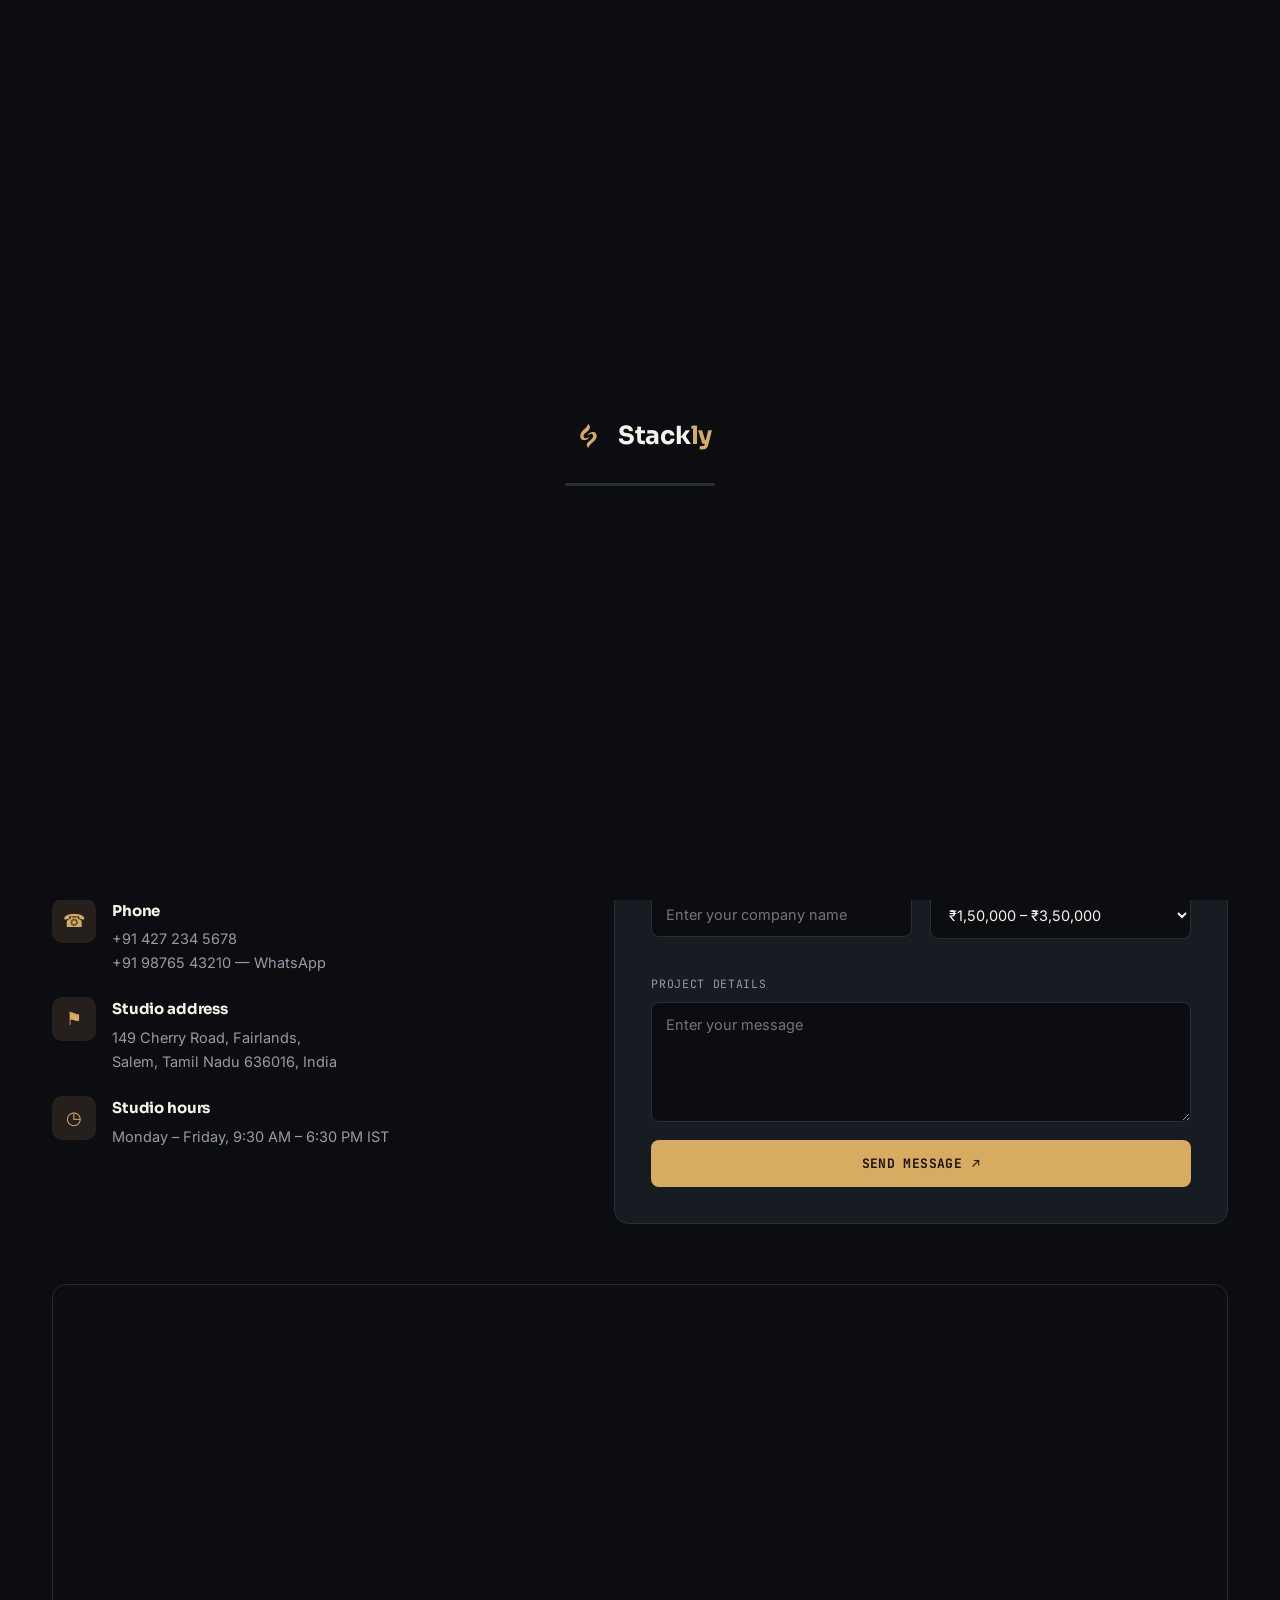
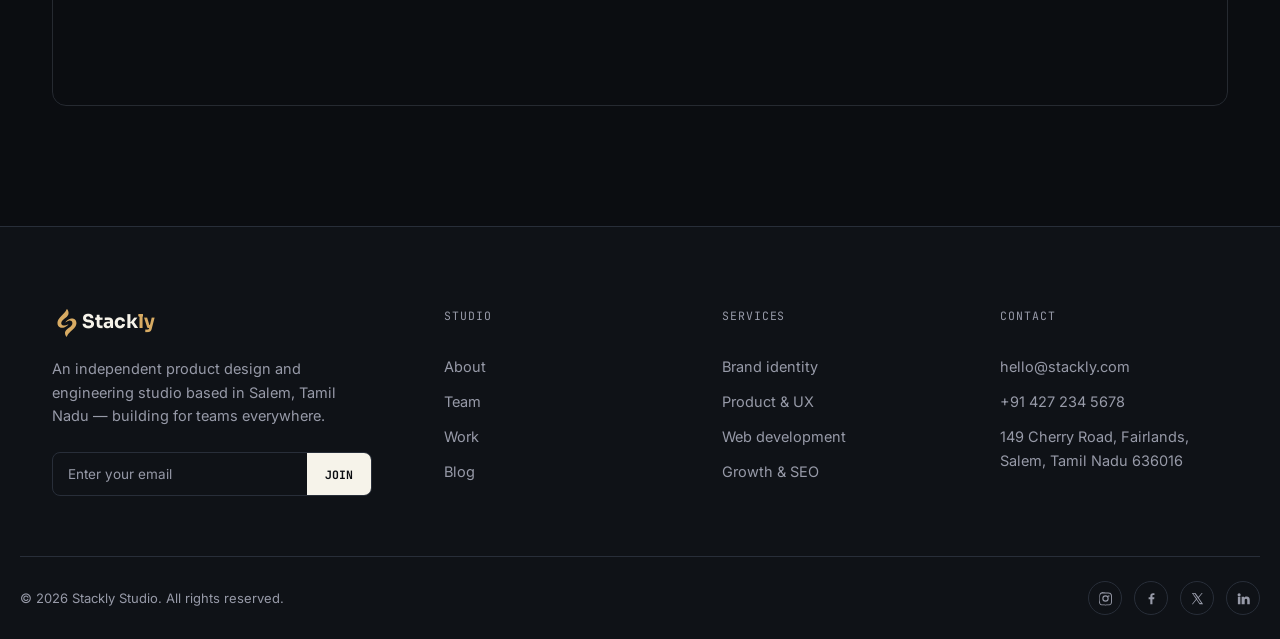
<file: contact.html>
<!DOCTYPE html>
<html lang="en">
<head>
<meta charset="UTF-8">
<meta name="viewport" content="width=device-width, initial-scale=1.0">
<title>Contact — Stackly Studio</title>
<meta name="description" content="Get in touch with Stackly Studio in Salem, Tamil Nadu. Email, phone, and office location with map.">
<link rel="icon" href="assets/img/stackly-logo.svg" type="image/svg+xml">
<link rel="preconnect" href="https://fonts.googleapis.com">
<link rel="preconnect" href="https://fonts.gstatic.com" crossorigin>
<link href="https://fonts.googleapis.com/css2?family=Sora:wght@400;500;600;700;800&family=Inter:wght@400;500;600&family=JetBrains+Mono:wght@400;500;700&display=swap" rel="stylesheet">
<link rel="stylesheet" href="assets/css/style.css?v=2">
</head>
<body class="has-hero-photo">
<div class="page-loader" id="pageLoader" data-duration="3000">
  <div class="loader-inner">
    <div class="loader-brand">
      <span class="loader-icon-wrap">
        <span class="ripple-ring r1"></span>
        <span class="ripple-ring r2"></span>
        <span class="ripple-ring r3"></span>
        <span class="logo-icon loader-brand-icon" role="img" aria-label="Stackly logo"></span>
      </span>
      <span class="loader-brand-word">Stack<b>ly</b></span>
    </div>
    <div class="loader-bar-track"><span class="loader-bar-fill"></span></div>
  </div>
</div>


<header class="site-header" id="siteHeader">
  <div class="wrap header-inner">
    <a href="index.html" class="logo">
      <span class="logo-icon" role="img" aria-label="Stackly logo"></span>
      <span class="logo-word">Stack<span>ly</span></span>
    </a>
    <nav class="main-nav" id="mainNav">
      <a href="index.html">Home</a>
      <a href="about.html">About</a>
      <a href="services.html">Services</a>
      <a href="work.html">Work</a>
      <a href="pricing.html">Pricing</a>
      <a href="team.html">Team</a>
      <a href="blog.html">Blog</a>
      <a href="contact.html" class="active">Contact</a>
      <a href="signup.html" class="nav-cta-mobile">Start a project ↗</a>
    </nav>
    <div class="header-actions">
      <a href="login.html" class="btn btn-ghost hide-mobile">Log in</a>
      <a href="signup.html" class="btn btn-solid hide-mobile">Start a project <span class="arrow">↗</span></a>
      <button class="nav-toggle" id="navToggle" aria-label="Toggle menu" aria-expanded="false">
        <span></span><span></span><span></span>
      </button>
    </div>
  </div>
</header>

<section class="page-hero ph-contact">
  <div class="wrap">
    <p class="crumb"><a href="index.html">Home</a> / <span>Contact</span></p>
    <h1>Let's talk about<br>your project</h1>
    <p>Based in Salem, Tamil Nadu, and working with clients across India and beyond. Tell us what you're building — we typically reply within one business day.</p>
  </div>
</section>

<section class="section" style="padding-top:90px;">
  <div class="wrap contact-grid">
    <div class="reveal-up">
      <p class="eyebrow">Contact information</p>
      <h2 class="section-title">Stackly Studio,<br>Salem HQ</h2>

      <div class="contact-info-list">
        <div class="contact-info-item">
          <div class="ic">@</div>
          <div>
            <h4>Email</h4>
            <p><a href="mailto:hello@stackly.com">hello@stackly.com</a></p>
            <p><a href="mailto:projects@stackly.com">projects@stackly.com</a> — new projects</p>
          </div>
        </div>
        <div class="contact-info-item">
          <div class="ic">☎</div>
          <div>
            <h4>Phone</h4>
            <p><a href="tel:+914272345678">+91 427 234 5678</a></p>
            <p><a href="tel:+919876543210">+91 98765 43210</a> — WhatsApp</p>
          </div>
        </div>
        <div class="contact-info-item">
          <div class="ic">⚑</div>
          <div>
            <h4>Studio address</h4>
            <p>149 Cherry Road, Fairlands,<br>Salem, Tamil Nadu 636016, India</p>
          </div>
        </div>
        <div class="contact-info-item">
          <div class="ic">◷</div>
          <div>
            <h4>Studio hours</h4>
            <p>Monday – Friday, 9:30 AM – 6:30 PM IST</p>
          </div>
        </div>
      </div>
    </div>

    <form class="contact-form reveal-up delay-1" id="contactForm">
      <p class="eyebrow" style="margin-bottom:6px;">Send a message</p>
      <h3 style="font-size:20px; margin-bottom:24px;">Tell us about your project</h3>

      <div class="form-row">
        <div class="field">
          <label for="cName">Full name</label>
          <input type="text" id="cName" name="name" placeholder="Enter your name" required>
        </div>
        <div class="field">
          <label for="cEmail">Email</label>
          <input type="email" id="cEmail" name="email" placeholder="Enter your email" required>
        </div>
      </div>

      <div class="form-row">
        <div class="field">
          <label for="cCompany">Company</label>
          <input type="text" id="cCompany" name="company" placeholder="Enter your company name">
        </div>
        <div class="field">
          <label for="cBudget">Estimated budget</label>
          <select id="cBudget" name="budget">
            <option>Under ₹1,50,000</option>
            <option selected>₹1,50,000 – ₹3,50,000</option>
            <option>₹3,50,000 – ₹8,00,000</option>
            <option>₹8,00,000+</option>
          </select>
        </div>
      </div>

      <div class="field">
        <label for="cMessage">Project details</label>
        <textarea id="cMessage" name="message" placeholder="Enter your message" required></textarea>
      </div>

      <button type="submit" class="btn btn-solid full">Send message <span class="arrow">↗</span></button>
    </form>
  </div>

  <div class="wrap">
    <div class="map-frame reveal-up">
      <iframe
        src="https://maps.google.com/maps?q=Fairlands%2C%20Salem%2C%20Tamil%20Nadu%20636016&t=&z=14&ie=UTF8&iwloc=&output=embed"
        title="Map showing Stackly Studio office in Fairlands, Salem, Tamil Nadu"
        loading="lazy"
        referrerpolicy="no-referrer-when-downgrade">
      </iframe>
    </div>
  </div>
</section>

<footer class="site-footer">
  <div class="wrap footer-top">
    <div class="footer-brand">
      <a href="index.html" class="logo">
        <span class="logo-icon" role="img" aria-label="Stackly logo"></span>
        <span class="logo-word">Stack<span>ly</span></span>
      </a>
      <p>An independent product design and engineering studio based in Salem, Tamil Nadu — building for teams everywhere.</p>
      <form class="newsletter">
        <input type="email" placeholder="Enter your email" aria-label="Email address" required>
        <button type="submit">Join</button>
      </form>
    </div>
    <div class="footer-col">
      <h4>Studio</h4>
      <a href="about.html">About</a>
      <a href="team.html">Team</a>
      <a href="work.html">Work</a>
      <a href="blog.html">Blog</a>
    </div>
    <div class="footer-col">
      <h4>Services</h4>
      <a href="services.html">Brand identity</a>
      <a href="services.html">Product &amp; UX</a>
      <a href="services.html">Web development</a>
      <a href="services.html">Growth &amp; SEO</a>
    </div>
    <div class="footer-col">
      <h4>Contact</h4>
      <a href="mailto:hello@stackly.com">hello@stackly.com</a>
      <a href="tel:+914272345678">+91 427 234 5678</a>
      <span class="footer-address">149 Cherry Road, Fairlands,<br>Salem, Tamil Nadu 636016</span>
    </div>
  </div>
  <div class="wrap footer-bottom">
    <p>© <span id="year"></span> Stackly Studio. All rights reserved.</p>
    <div class="social-links">
      <a href="#" aria-label="Instagram"><svg viewBox="0 0 24 24"><path d="M12 2.2c3.2 0 3.6 0 4.9.1 1.2.1 2 .3 2.4.5.6.2 1 .5 1.5 1 .4.4.7.9 1 1.5.2.4.4 1.2.5 2.4.1 1.3.1 1.7.1 4.9s0 3.6-.1 4.9c-.1 1.2-.3 2-.5 2.4-.2.6-.5 1-1 1.5-.4.4-.9.7-1.5 1-.4.2-1.2.4-2.4.5-1.3.1-1.7.1-4.9.1s-3.6 0-4.9-.1c-1.2-.1-2-.3-2.4-.5-.6-.2-1-.5-1.5-1-.4-.4-.7-.9-1-1.5-.2-.4-.4-1.2-.5-2.4C2.2 15.6 2.2 15.2 2.2 12s0-3.6.1-4.9c.1-1.2.3-2 .5-2.4.2-.6.5-1 1-1.5.4-.4.9-.7 1.5-1 .4-.2 1.2-.4 2.4-.5C8.4 2.2 8.8 2.2 12 2.2zm0 1.8c-3.1 0-3.5 0-4.7.1-1 .1-1.6.2-1.9.4-.5.2-.8.4-1.1.7-.3.3-.5.6-.7 1.1-.1.3-.3.9-.4 1.9-.1 1.2-.1 1.6-.1 4.7s0 3.5.1 4.7c.1 1 .2 1.6.4 1.9.2.5.4.8.7 1.1.3.3.6.5 1.1.7.3.1.9.3 1.9.4 1.2.1 1.6.1 4.7.1s3.5 0 4.7-.1c1-.1 1.6-.2 1.9-.4.5-.2.8-.4 1.1-.7.3-.3.5-.6.7-1.1.1-.3.3-.9.4-1.9.1-1.2.1-1.6.1-4.7s0-3.5-.1-4.7c-.1-1-.2-1.6-.4-1.9-.2-.5-.4-.8-.7-1.1-.3-.3-.6-.5-1.1-.7-.3-.1-.9-.3-1.9-.4-1.2-.1-1.6-.1-4.7-.1zM12 6.9a5.1 5.1 0 1 1 0 10.2 5.1 5.1 0 0 1 0-10.2zm0 1.8a3.3 3.3 0 1 0 0 6.6 3.3 3.3 0 0 0 0-6.6zm5.3-2a1.2 1.2 0 1 1 0 2.4 1.2 1.2 0 0 1 0-2.4z"/></svg></a>
      <a href="#" aria-label="Facebook"><svg viewBox="0 0 24 24"><path d="M13.5 21v-8h2.7l.4-3.1h-3.1V8c0-.9.25-1.5 1.55-1.5H16.7V3.7C16.4 3.66 15.4 3.6 14.2 3.6c-2.4 0-4.1 1.47-4.1 4.16V9.9H7.4V13h2.7v8z"/></svg></a>
      <a href="#" aria-label="X (Twitter)"><svg viewBox="0 0 24 24"><path d="M13.98 10.62 20.28 3h-1.5l-5.47 6.62L8.65 3H3l6.64 9.6L3 21h1.5l5.78-6.99L15.35 21H21l-7.02-10.38zm-2.05 2.48-.67-.96L5.02 4.2h2.3l4.29 6.14.67.96 5.58 7.98h-2.3l-4.63-6.62z"/></svg></a>
      <a href="#" aria-label="LinkedIn"><svg viewBox="0 0 24 24"><path d="M4.98 3.5a2.5 2.5 0 1 1 0 5 2.5 2.5 0 0 1 0-5zM3 9h4v12H3zM9 9h3.8v1.7h.05c.53-.95 1.83-1.96 3.77-1.96C20.9 8.74 22 11 22 14.4V21h-4v-5.7c0-1.36-.02-3.1-1.9-3.1-1.9 0-2.2 1.48-2.2 3v5.8H9z"/></svg></a>
    </div>
  </div>
</footer>

<button class="back-to-top" id="backToTop" aria-label="Back to top">↑</button>
<script src="assets/js/effects.js?v=2"></script>
<script src="assets/js/main.js?v=2"></script>
</body>
</html>
</file>
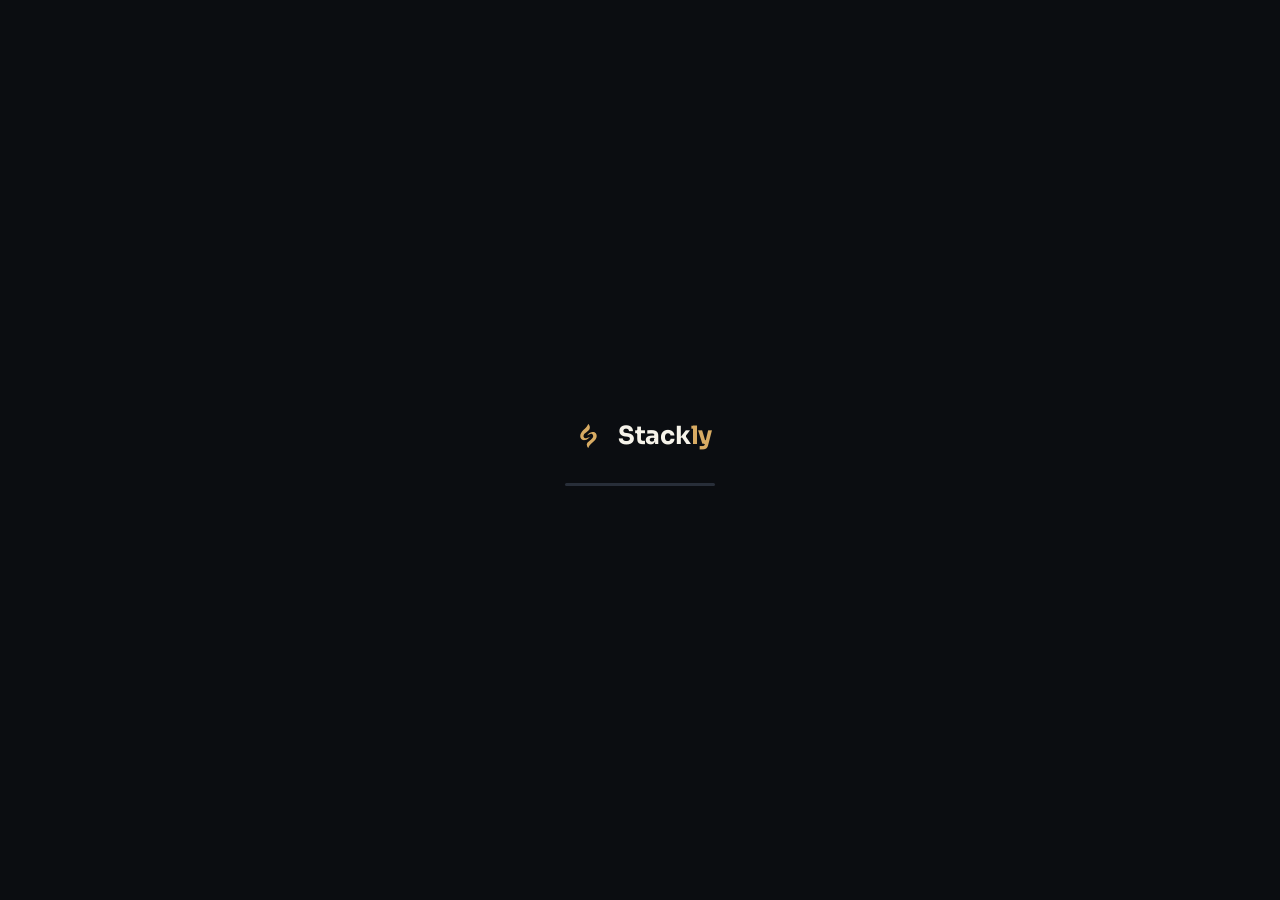
<file: dashboard-admin.html>
<!DOCTYPE html>
<html lang="en">
<head>
<meta charset="UTF-8">
<script>(function(){
  try{
    var s = JSON.parse(localStorage.getItem('stackly_session'));
    if(!s || s.role !== 'admin'){ window.location.replace('login.html'); }
  }catch(e){ window.location.replace('login.html'); }
})();</script>
<meta name="viewport" content="width=device-width, initial-scale=1.0">
<title>Admin Dashboard — Stackly</title>
<link rel="icon" href="assets/img/stackly-logo.svg" type="image/svg+xml">
<link rel="preconnect" href="https://fonts.googleapis.com">
<link rel="preconnect" href="https://fonts.gstatic.com" crossorigin>
<link href="https://fonts.googleapis.com/css2?family=Sora:wght@400;500;600;700;800&family=Inter:wght@400;500;600&family=JetBrains+Mono:wght@400;500;700&display=swap" rel="stylesheet">
<link rel="stylesheet" href="assets/css/style.css?v=2">
<link rel="stylesheet" href="assets/css/dashboard.css?v=2">
</head>
<body class="dash-body" data-role="admin">
<div class="page-loader" id="pageLoader" data-duration="3000">
  <div class="loader-inner">
    <div class="loader-brand">
      <span class="loader-icon-wrap">
        <span class="ripple-ring r1"></span>
        <span class="ripple-ring r2"></span>
        <span class="ripple-ring r3"></span>
        <span class="logo-icon loader-brand-icon" role="img" aria-label="Stackly logo"></span>
      </span>
      <span class="loader-brand-word">Stack<b>ly</b></span>
    </div>
    <div class="loader-bar-track"><span class="loader-bar-fill"></span></div>
  </div>
</div>


<div class="dash-shell">

  <!-- SIDEBAR -->
  <aside class="dash-sidebar" id="dashSidebar">
    <a href="index.html" class="dash-logo">
      <span class="logo-icon" role="img" aria-label="Stackly logo"></span>
      <span>Stack<b>ly</b> <small style="color:var(--muted); font-family:var(--font-mono); font-size:10px; font-weight:400;">ADMIN</small></span>
    </a>

    <nav class="dash-nav">
      <p class="dash-nav-label">Platform</p>
      <a href="#overview" class="dash-link" data-view="overview"><span class="ic">▦</span><span class="label">Overview</span></a>
      <a href="#users" class="dash-link" data-view="users"><span class="ic">◍</span><span class="label">Users</span></a>
      <a href="#projects" class="dash-link" data-view="projects"><span class="ic">◧</span><span class="label">Projects</span></a>
      <a href="#analytics" class="dash-link" data-view="analytics"><span class="ic">▲</span><span class="label">Analytics</span></a>
      <a href="#messages" class="dash-link" data-view="messages"><span class="ic">✉</span><span class="label">Messages</span><span class="badge">6</span></a>

      <p class="dash-nav-label">Business</p>
      <a href="#billing" class="dash-link" data-view="billing"><span class="ic">◎</span><span class="label">Revenue</span></a>
      <a href="#settings" class="dash-link" data-view="settings"><span class="ic">⚙</span><span class="label">Settings</span></a>
    </nav>

    <div class="dash-sidebar-foot">
      <div class="dash-user-mini">
        <div class="avatar" data-user-initial>A</div>
        <div>
          <div class="name" data-user-name>Ava Kessler</div>
          <div class="role" data-user-role>admin</div>
        </div>
      </div>
      <button class="logout-link"><span class="ic">⏻</span> Log out</button>
    </div>
  </aside>

  <!-- MAIN -->
  <div class="dash-main">
    <div class="dash-topbar">
      <div style="display:flex; align-items:center; gap:14px;">
        <button class="icon-btn mobile-sidebar-toggle" id="sidebarToggle" aria-label="Toggle sidebar">☰</button>
        <div class="dash-search">
          <span class="ic">⌕</span>
          <input type="text" placeholder="Search users, projects, invoices...">
        </div>
      </div>
      <div class="topbar-right">
        <div class="dropdown-wrap">
          <button class="icon-btn" data-dropdown-toggle="notifMenuA" aria-label="Notifications">🔔<span class="dot"></span></button>
          <div class="dropdown-menu" id="notifMenuA">
            <div class="dm-head"><span class="n">Notifications</span></div>
            <div class="notif-item"><span class="activity-dot"></span><p>New signup: <b>Renee Achterberg</b> (Halyard Health).</p></div>
            <div class="notif-item"><span class="activity-dot"></span><p>Invoice <b>#INV-0192</b> overdue for Argot Labs.</p></div>
            <div class="notif-item"><span class="activity-dot"></span><p><b>Kairos Finance</b> project flagged at risk.</p></div>
          </div>
        </div>
        <div class="dropdown-wrap">
          <button class="icon-btn" data-dropdown-toggle="profileMenuA" aria-label="Profile menu" style="border-radius:10px; width:auto; padding:0 6px 0 0;">
            <span class="avatar" data-user-initial style="width:32px;height:32px;font-size:12px;">A</span>
          </button>
          <div class="dropdown-menu" id="profileMenuA">
            <div class="dm-head"><span class="n" data-user-name>Ava Kessler</span><br><span class="e" data-user-email>admin@stackly.com</span></div>
            <a href="#" onclick="document.querySelector('[data-view=settings]').click()">Platform settings</a>
            <a href="#" onclick="document.querySelector('[data-view=billing]').click()">Revenue</a>
            <button class="logout-link" style="padding:9px 10px;">Log out</button>
          </div>
        </div>
      </div>
    </div>

    <div class="dash-content">

      <!-- OVERVIEW -->
      <section class="dash-view" data-view="overview">
        <div class="view-head">
          <div><h1>Studio overview</h1><p>Snapshot of everything running across Stackly right now.</p></div>
          <button class="btn btn-solid sm js-stub">+ New client</button>
        </div>

        <div class="stat-cards">
          <div class="dstat-card stack">
            <div class="dstat-top"><div class="dstat-ic">◍</div><span class="dstat-trend up">↑ 8 this month</span></div>
            <div class="dstat-value" data-count="94">0</div>
            <div class="dstat-label">Total clients</div>
          </div>
          <div class="dstat-card stack">
            <div class="dstat-top"><div class="dstat-ic">◧</div><span class="dstat-trend up">↑ 3 new</span></div>
            <div class="dstat-value" data-count="22">0</div>
            <div class="dstat-label">Active projects</div>
          </div>
          <div class="dstat-card stack">
            <div class="dstat-top"><div class="dstat-ic">◎</div><span class="dstat-trend up">↑ 14%</span></div>
            <div class="dstat-value" data-count="41">0</div>
            <div class="dstat-label">MRR (₹ lakh)</div>
          </div>
          <div class="dstat-card stack">
            <div class="dstat-top"><div class="dstat-ic">⏱</div><span class="dstat-trend down">2 overdue</span></div>
            <div class="dstat-value" data-count="6">0</div>
            <div class="dstat-label">Open invoices</div>
          </div>
        </div>

        <div class="two-col">
          <div class="panel">
            <div class="panel-head"><h3>Revenue trend</h3><span class="pill">Last 7 months</span></div>
            <div class="bar-chart">
              <div class="col"><div class="bar" data-height="45" style="height:0;"></div><span class="lbl">Jan</span></div>
              <div class="col"><div class="bar" data-height="52" style="height:0;"></div><span class="lbl">Feb</span></div>
              <div class="col"><div class="bar" data-height="48" style="height:0;"></div><span class="lbl">Mar</span></div>
              <div class="col"><div class="bar" data-height="63" style="height:0;"></div><span class="lbl">Apr</span></div>
              <div class="col"><div class="bar" data-height="71" style="height:0;"></div><span class="lbl">May</span></div>
              <div class="col"><div class="bar" data-height="80" style="height:0;"></div><span class="lbl">Jun</span></div>
              <div class="col"><div class="bar alt" data-height="90" style="height:0;"></div><span class="lbl">Jul</span></div>
            </div>
          </div>
          <div class="panel">
            <div class="panel-head"><h3>Clients by service</h3></div>
            <div class="donut-wrap">
              <div class="donut"><div class="donut-center"><div class="n">94</div><div class="t">clients</div></div></div>
              <ul class="donut-legend">
                <li><span class="sw" style="background:var(--gold);"></span>Studio plan — 62%</li>
                <li><span class="sw" style="background:var(--gold-dark);"></span>Partner plan — 22%</li>
                <li><span class="sw" style="background:var(--line);"></span>Starter plan — 16%</li>
              </ul>
            </div>
          </div>
        </div>

        <div class="panel">
          <div class="panel-head"><h3>Recent platform activity</h3></div>
          <div class="activity-list">
            <div class="activity-item"><span class="activity-dot"></span><div><p><b>Renee Achterberg</b> signed up as a new user for Halyard Health.</p><span class="activity-time">1 hour ago</span></div></div>
            <div class="activity-item"><span class="activity-dot"></span><div><p><b>Julia Ferreira</b> marked invoice <b>#INV-0187</b> as paid.</p><span class="activity-time">3 hours ago</span></div></div>
            <div class="activity-item"><span class="activity-dot"></span><div><p><b>Kairos Finance</b> project flagged "needs review" by the team.</p><span class="activity-time">Yesterday</span></div></div>
            <div class="activity-item"><span class="activity-dot"></span><div><p>New project created: <b>Cobble Realty — Marketing site</b>.</p><span class="activity-time">2 days ago</span></div></div>
          </div>
        </div>
      </section>

      <!-- USERS -->
      <section class="dash-view" data-view="users">
        <div class="view-head">
          <div><h1>Users</h1><p>Everyone with access to the Stackly client portal.</p></div>
          <button class="btn btn-solid sm js-stub">+ Invite user</button>
        </div>
        <div class="panel">
          <div class="filter-group" style="margin-bottom:18px;">
            <button class="dash-filter-btn active js-stub">All (12)</button>
            <button class="dash-filter-btn js-stub">Active</button>
            <button class="dash-filter-btn js-stub">Pending</button>
            <button class="dash-filter-btn js-stub">Suspended</button>
          </div>
          <table class="dash-table">
            <thead><tr><th>User</th><th>Company</th><th>Role</th><th>Status</th><th>Joined</th><th></th></tr></thead>
            <tbody>
              <tr><td><div class="row-user"><span class="avatar">N</span><div><div class="n">Noah Patel</div><div class="e">user@stackly.com</div></div></div></td><td>Kairos Finance</td><td>User</td><td><span class="pill-status active">Active</span></td><td>Mar 2024</td><td><div class="table-actions"><button title="Edit" class="js-stub">✎</button><button title="Remove" class="js-stub">✕</button></div></td></tr>
              <tr><td><div class="row-user"><span class="avatar">R</span><div><div class="n">Renee Achterberg</div><div class="e">renee@halyard.co</div></div></div></td><td>Halyard Health</td><td>User</td><td><span class="pill-status pending">Pending</span></td><td>Jul 2026</td><td><div class="table-actions"><button title="Edit" class="js-stub">✎</button><button title="Remove" class="js-stub">✕</button></div></td></tr>
              <tr><td><div class="row-user"><span class="avatar">O</span><div><div class="n">Owen Faust</div><div class="e">owen@plumbline.co</div></div></div></td><td>Plumbline Gear</td><td>User</td><td><span class="pill-status active">Active</span></td><td>Jan 2025</td><td><div class="table-actions"><button title="Edit" class="js-stub">✎</button><button title="Remove" class="js-stub">✕</button></div></td></tr>
              <tr><td><div class="row-user"><span class="avatar">A</span><div><div class="n">Alisha Martin</div><div class="e">alisha@kairos.io</div></div></div></td><td>Kairos Finance</td><td>User</td><td><span class="pill-status active">Active</span></td><td>Mar 2024</td><td><div class="table-actions"><button title="Edit" class="js-stub">✎</button><button title="Remove" class="js-stub">✕</button></div></td></tr>
              <tr><td><div class="row-user"><span class="avatar">D</span><div><div class="n">Devon Achebe</div><div class="e">devon@stackly.com</div></div></div></td><td>Stackly Studio</td><td>Admin</td><td><span class="pill-status active">Active</span></td><td>Aug 2018</td><td><div class="table-actions"><button title="Edit" class="js-stub">✎</button><button title="Remove" class="js-stub">✕</button></div></td></tr>
              <tr><td><div class="row-user"><span class="avatar">T</span><div><div class="n">Theo Bracken</div><div class="e">theo@stackly.com</div></div></div></td><td>Stackly Studio</td><td>Admin</td><td><span class="pill-status suspended">Suspended</span></td><td>Feb 2021</td><td><div class="table-actions"><button title="Edit" class="js-stub">✎</button><button title="Remove" class="js-stub">✕</button></div></td></tr>
            </tbody>
          </table>
        </div>
      </section>

      <!-- PROJECTS -->
      <section class="dash-view" data-view="projects">
        <div class="view-head">
          <div><h1>Projects</h1><p>All active and past client engagements.</p></div>
          <button class="btn btn-solid sm js-stub">+ New project</button>
        </div>
        <div class="panel">
          <div class="proj-row">
            <div class="proj-ic">KF</div>
            <div class="proj-info"><h4>Kairos Finance — Web platform</h4><div class="proj-meta"><div class="proj-bar"><div class="proj-bar-fill" data-width="72" style="width:0;"></div></div><span class="proj-pct">72%</span></div></div>
            <span class="status-chip on">On track</span>
          </div>
          <div class="proj-row">
            <div class="proj-ic">HH</div>
            <div class="proj-info"><h4>Halyard Health — Product redesign</h4><div class="proj-meta"><div class="proj-bar"><div class="proj-bar-fill" data-width="45" style="width:0;"></div></div><span class="proj-pct">45%</span></div></div>
            <span class="status-chip risk">Needs review</span>
          </div>
          <div class="proj-row">
            <div class="proj-ic">PG</div>
            <div class="proj-info"><h4>Plumbline Gear — Brand refresh v2</h4><div class="proj-meta"><div class="proj-bar"><div class="proj-bar-fill" data-width="18" style="width:0;"></div></div><span class="proj-pct">18%</span></div></div>
            <span class="status-chip on">Kickoff scheduled</span>
          </div>
          <div class="proj-row">
            <div class="proj-ic">AL</div>
            <div class="proj-info"><h4>Argot Labs — Dashboard build</h4><div class="proj-meta"><div class="proj-bar"><div class="proj-bar-fill" data-width="97" style="width:0;"></div></div><span class="proj-pct">97%</span></div></div>
            <span class="status-chip late">Final QA</span>
          </div>
          <div class="proj-row">
            <div class="proj-ic">CR</div>
            <div class="proj-info"><h4>Cobble Realty — Marketing site</h4><div class="proj-meta"><div class="proj-bar"><div class="proj-bar-fill" data-width="8" style="width:0;"></div></div><span class="proj-pct">8%</span></div></div>
            <span class="status-chip on">Discovery</span>
          </div>
        </div>
      </section>

      <!-- ANALYTICS -->
      <section class="dash-view" data-view="analytics">
        <div class="view-head"><div><h1>Analytics</h1><p>Studio-wide performance across clients and channels.</p></div></div>
        <div class="three-col">
          <div class="dstat-card stack"><div class="dstat-top"><div class="dstat-ic">◍</div><span class="dstat-trend up">↑ 18%</span></div><div class="dstat-value" data-count="312">0</div><div class="dstat-label">New leads this quarter</div></div>
          <div class="dstat-card stack"><div class="dstat-top"><div class="dstat-ic">◎</div><span class="dstat-trend up">↑ 6%</span></div><div class="dstat-value" data-count="31">0</div><div class="dstat-label">Lead-to-client rate %</div></div>
          <div class="dstat-card stack"><div class="dstat-top"><div class="dstat-ic">⏱</div><span class="dstat-trend down">-4%</span></div><div class="dstat-value" data-count="18">0</div><div class="dstat-label">Avg. days to close</div></div>
        </div>
        <div class="two-col">
          <div class="panel">
            <div class="panel-head"><h3>Traffic by channel</h3></div>
            <div class="bar-chart">
              <div class="col"><div class="bar" data-height="85" style="height:0;"></div><span class="lbl">Organic</span></div>
              <div class="col"><div class="bar" data-height="55" style="height:0;"></div><span class="lbl">Referral</span></div>
              <div class="col"><div class="bar" data-height="40" style="height:0;"></div><span class="lbl">Social</span></div>
              <div class="col"><div class="bar alt" data-height="30" style="height:0;"></div><span class="lbl">Paid</span></div>
              <div class="col"><div class="bar alt" data-height="20" style="height:0;"></div><span class="lbl">Direct</span></div>
            </div>
          </div>
          <div class="panel">
            <div class="panel-head"><h3>Projects by category</h3></div>
            <div class="donut-wrap">
              <div class="donut"><div class="donut-center"><div class="n">22</div><div class="t">active</div></div></div>
              <ul class="donut-legend">
                <li><span class="sw" style="background:var(--gold);"></span>Web development — 50%</li>
                <li><span class="sw" style="background:var(--gold-dark);"></span>Product design — 27%</li>
                <li><span class="sw" style="background:var(--line);"></span>Brand identity — 23%</li>
              </ul>
            </div>
          </div>
        </div>
      </section>

      <!-- MESSAGES -->
      <section class="dash-view" data-view="messages">
        <div class="view-head"><div><h1>Messages</h1><p>Conversations across all client accounts.</p></div></div>
        <div class="msg-shell">
          <div class="msg-list">
            <div class="msg-item active"><span class="avatar" style="width:36px;height:36px;font-size:13px;">A</span><div><div class="n">Alisha Martin</div><div class="p">Question about the invoice date</div></div><span class="msg-time">10m</span></div>
            <div class="msg-item"><span class="avatar" style="width:36px;height:36px;font-size:13px;">O</span><div><div class="n">Owen Faust</div><div class="p">Can we move kickoff to Monday?</div></div><span class="msg-time">2h</span></div>
            <div class="msg-item"><span class="avatar" style="width:36px;height:36px;font-size:13px;">R</span><div><div class="n">Renee Achterberg</div><div class="p">Thanks for the quick turnaround!</div></div><span class="msg-time">1d</span></div>
          </div>
          <div class="msg-thread">
            <div class="msg-thread-head"><span class="avatar" style="width:34px;height:34px;font-size:12px;">A</span><span id="threadName">Alisha Martin</span></div>
            <div class="msg-thread-body" id="threadBody">
              <div class="bubble in">Hi — quick question, is invoice #INV-0192 due on the 15th or the 20th this month?</div>
              <div class="bubble out">Hi Alisha — it's due on the 15th, same as usual. I'll resend the PDF now.</div>
              <div class="bubble in">Perfect, thank you!</div>
            </div>
            <form class="msg-thread-foot" id="msgForm">
              <input type="text" placeholder="Type a message...">
              <button type="submit" class="btn btn-solid sm">Send</button>
            </form>
          </div>
        </div>
      </section>

      <!-- REVENUE / BILLING -->
      <section class="dash-view" data-view="billing">
        <div class="view-head"><div><h1>Revenue</h1><p>Studio-wide billing and invoice status.</p></div><button class="btn btn-line sm js-stub">Export CSV</button></div>
        <div class="three-col">
          <div class="dstat-card stack"><div class="dstat-top"><div class="dstat-ic">◎</div><span class="dstat-trend up">↑ 14%</span></div><div class="dstat-value" data-count="41">0</div><div class="dstat-label">MRR (₹ lakh)</div></div>
          <div class="dstat-card stack"><div class="dstat-top"><div class="dstat-ic">◍</div><span class="dstat-trend up">↑ 9%</span></div><div class="dstat-value" data-count="94">0</div><div class="dstat-label">Paying clients</div></div>
          <div class="dstat-card stack"><div class="dstat-top"><div class="dstat-ic">⏱</div><span class="dstat-trend down">2 overdue</span></div><div class="dstat-value" data-count="6">0</div><div class="dstat-label">Open invoices</div></div>
        </div>
        <div class="panel">
          <div class="panel-head"><h3>Recent invoices</h3></div>
          <table class="dash-table">
            <thead><tr><th>Invoice</th><th>Client</th><th>Amount</th><th>Status</th><th>Date</th></tr></thead>
            <tbody>
              <tr><td>INV-0192</td><td>Argot Labs</td><td>₹3,45,000</td><td><span class="pill-status suspended">Overdue</span></td><td>Jul 1</td></tr>
              <tr><td>INV-0191</td><td>Kairos Finance</td><td>₹3,45,000</td><td><span class="pill-status active">Paid</span></td><td>Jun 28</td></tr>
              <tr><td>INV-0190</td><td>Halyard Health</td><td>₹1,58,000</td><td><span class="pill-status active">Paid</span></td><td>Jun 24</td></tr>
              <tr><td>INV-0189</td><td>Plumbline Gear</td><td>₹3,45,000</td><td><span class="pill-status pending">Pending</span></td><td>Jun 20</td></tr>
              <tr><td>INV-0188</td><td>Cobble Realty</td><td>₹1,58,000</td><td><span class="pill-status active">Paid</span></td><td>Jun 15</td></tr>
            </tbody>
          </table>
        </div>
      </section>

      <!-- SETTINGS -->
      <section class="dash-view" data-view="settings">
        <div class="view-head"><div><h1>Platform settings</h1><p>Manage studio-wide configuration.</p></div></div>
        <div class="panel" style="margin-bottom:22px;">
          <div class="panel-head"><h3>Studio profile</h3></div>
          <form class="settings-form">
            <div class="settings-grid">
              <div class="field"><label>Studio name</label><input type="text" value="Stackly Studio"></div>
              <div class="field"><label>Support email</label><input type="email" value="hello@stackly.com"></div>
              <div class="field"><label>Phone</label><input type="text" value="+91 427 234 5678"></div>
              <div class="field"><label>Time zone</label><input type="text" value="Asia/Kolkata (IST)"></div>
              <div class="field full"><label>Address</label><textarea>149 Cherry Road, Fairlands, Salem, Tamil Nadu 636016</textarea></div>
            </div>
            <button type="submit" class="btn btn-solid">Save changes</button>
          </form>
        </div>
        <div class="panel">
          <div class="panel-head"><h3>Platform preferences</h3></div>
          <div class="toggle-row"><div><h4>New signup notifications</h4><p>Email the admin team when a new user registers.</p></div><label class="switch"><input type="checkbox" checked><span class="slider"></span></label></div>
          <div class="toggle-row"><div><h4>Auto-invoice reminders</h4><p>Send reminders 3 days before an invoice is due.</p></div><label class="switch"><input type="checkbox" checked><span class="slider"></span></label></div>
          <div class="toggle-row"><div><h4>Two-factor authentication</h4><p>Require 2FA for all admin accounts.</p></div><label class="switch"><input type="checkbox"><span class="slider"></span></label></div>
        </div>
      </section>

    </div>
  </div>
</div>

<script src="assets/js/effects.js?v=2"></script>
<script src="assets/js/auth.js?v=2"></script>
<script src="assets/js/dashboard.js?v=2"></script>
</body>
</html>
</file>
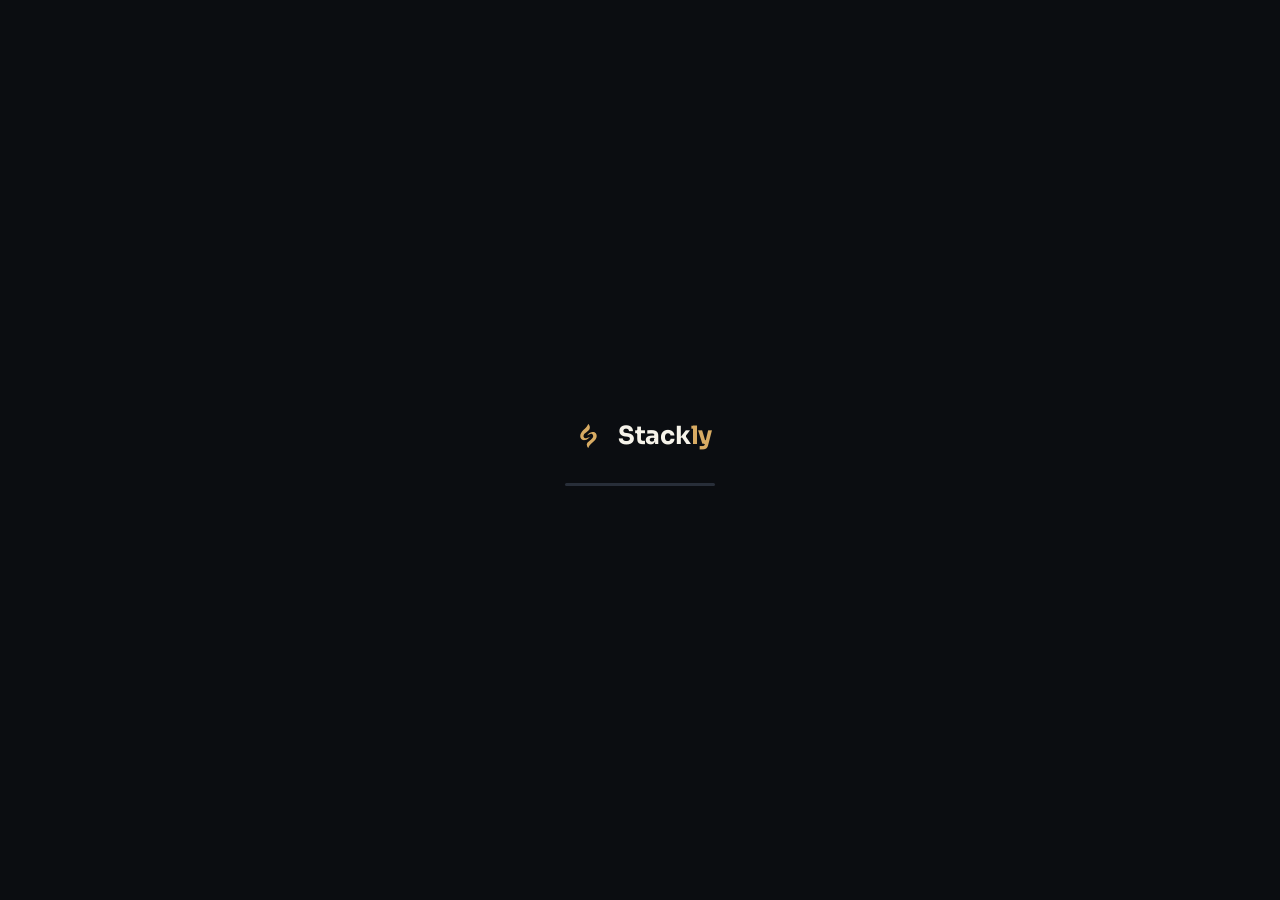
<file: dashboard-user.html>
<!DOCTYPE html>
<html lang="en">
<head>
<meta charset="UTF-8">
<script>(function(){
  try{
    var s = JSON.parse(localStorage.getItem('stackly_session'));
    if(!s || s.role !== 'user'){ window.location.replace('login.html'); }
  }catch(e){ window.location.replace('login.html'); }
})();</script>
<meta name="viewport" content="width=device-width, initial-scale=1.0">
<title>Dashboard — Stackly</title>
<link rel="icon" href="assets/img/stackly-logo.svg" type="image/svg+xml">
<link rel="preconnect" href="https://fonts.googleapis.com">
<link rel="preconnect" href="https://fonts.gstatic.com" crossorigin>
<link href="https://fonts.googleapis.com/css2?family=Sora:wght@400;500;600;700;800&family=Inter:wght@400;500;600&family=JetBrains+Mono:wght@400;500;700&display=swap" rel="stylesheet">
<link rel="stylesheet" href="assets/css/style.css?v=2">
<link rel="stylesheet" href="assets/css/dashboard.css?v=2">
</head>
<body class="dash-body" data-role="user">
<div class="page-loader" id="pageLoader" data-duration="3000">
  <div class="loader-inner">
    <div class="loader-brand">
      <span class="loader-icon-wrap">
        <span class="ripple-ring r1"></span>
        <span class="ripple-ring r2"></span>
        <span class="ripple-ring r3"></span>
        <span class="logo-icon loader-brand-icon" role="img" aria-label="Stackly logo"></span>
      </span>
      <span class="loader-brand-word">Stack<b>ly</b></span>
    </div>
    <div class="loader-bar-track"><span class="loader-bar-fill"></span></div>
  </div>
</div>


<div class="dash-shell">

  <!-- SIDEBAR -->
  <aside class="dash-sidebar" id="dashSidebar">
    <a href="index.html" class="dash-logo">
      <span class="logo-icon" role="img" aria-label="Stackly logo"></span>
      <span>Stack<b>ly</b></span>
    </a>

    <nav class="dash-nav">
      <p class="dash-nav-label">Workspace</p>
      <a href="#overview" class="dash-link" data-view="overview"><span class="ic">▦</span><span class="label">Overview</span></a>
      <a href="#projects" class="dash-link" data-view="projects"><span class="ic">◧</span><span class="label">My Projects</span></a>
      <a href="#tasks" class="dash-link" data-view="tasks"><span class="ic">✓</span><span class="label">Tasks</span><span class="badge">5</span></a>
      <a href="#messages" class="dash-link" data-view="messages"><span class="ic">✉</span><span class="label">Messages</span><span class="badge">3</span></a>
      <a href="#files" class="dash-link" data-view="files"><span class="ic">▤</span><span class="label">Files</span></a>

      <p class="dash-nav-label">Account</p>
      <a href="#billing" class="dash-link" data-view="billing"><span class="ic">◎</span><span class="label">Billing</span></a>
      <a href="#settings" class="dash-link" data-view="settings"><span class="ic">⚙</span><span class="label">Settings</span></a>
    </nav>

    <div class="dash-sidebar-foot">
      <div class="dash-user-mini">
        <div class="avatar" data-user-initial>N</div>
        <div>
          <div class="name" data-user-name>Noah Patel</div>
          <div class="role" data-user-role>user</div>
        </div>
      </div>
      <button class="logout-link"><span class="ic">⏻</span> Log out</button>
    </div>
  </aside>

  <!-- MAIN -->
  <div class="dash-main">
    <div class="dash-topbar">
      <div style="display:flex; align-items:center; gap:14px;">
        <button class="icon-btn mobile-sidebar-toggle" id="sidebarToggle" aria-label="Toggle sidebar">☰</button>
        <div class="dash-search">
          <span class="ic">⌕</span>
          <input type="text" placeholder="Search projects, files, messages...">
        </div>
      </div>
      <div class="topbar-right">
        <div class="dropdown-wrap">
          <button class="icon-btn" data-dropdown-toggle="notifMenu" aria-label="Notifications">🔔<span class="dot"></span></button>
          <div class="dropdown-menu" id="notifMenu">
            <div class="dm-head"><span class="n">Notifications</span></div>
            <div class="notif-item"><span class="activity-dot"></span><p><b>Halyard Health</b> project moved to review.</p></div>
            <div class="notif-item"><span class="activity-dot"></span><p>New file uploaded to <b>Kairos Finance</b>.</p></div>
            <div class="notif-item"><span class="activity-dot"></span><p>Invoice <b>#INV-0192</b> is due in 3 days.</p></div>
          </div>
        </div>
        <div class="dropdown-wrap">
          <button class="icon-btn" data-dropdown-toggle="profileMenu" aria-label="Profile menu" style="border-radius:10px; width:auto; padding:0 6px 0 0;">
            <span class="avatar" data-user-initial style="width:32px;height:32px;font-size:12px;">N</span>
          </button>
          <div class="dropdown-menu" id="profileMenu">
            <div class="dm-head"><span class="n" data-user-name>Noah Patel</span><br><span class="e" data-user-email>user@stackly.com</span></div>
            <a href="#settings" class="dash-link-inline" onclick="document.querySelector('[data-view=settings]').click()">Account settings</a>
            <a href="#billing" onclick="document.querySelector('[data-view=billing]').click()">Billing</a>
            <button class="logout-link" style="padding:9px 10px;">Log out</button>
          </div>
        </div>
      </div>
    </div>

    <div class="dash-content">

      <!-- OVERVIEW -->
      <section class="dash-view" data-view="overview">
        <div class="view-head">
          <div>
            <h1>Welcome back, <span data-user-name>Noah</span></h1>
            <p>Here's what's happening across your projects today.</p>
          </div>
          <button class="btn btn-solid sm js-stub">+ New request</button>
        </div>

        <div class="stat-cards">
          <div class="dstat-card stack">
            <div class="dstat-top"><div class="dstat-ic">◧</div><span class="dstat-trend up">↑ 2 new</span></div>
            <div class="dstat-value" data-count="4">0</div>
            <div class="dstat-label">Active projects</div>
          </div>
          <div class="dstat-card stack">
            <div class="dstat-top"><div class="dstat-ic">✓</div><span class="dstat-trend up">↑ 12%</span></div>
            <div class="dstat-value" data-count="18">0</div>
            <div class="dstat-label">Tasks completed this month</div>
          </div>
          <div class="dstat-card stack">
            <div class="dstat-top"><div class="dstat-ic">✉</div><span class="dstat-trend down">3 unread</span></div>
            <div class="dstat-value" data-count="27">0</div>
            <div class="dstat-label">Messages this month</div>
          </div>
          <div class="dstat-card stack">
            <div class="dstat-top"><div class="dstat-ic">◎</div><span class="dstat-trend up">On track</span></div>
            <div class="dstat-value" data-count="82">0</div>
            <div class="dstat-label">% of budget used</div>
          </div>
        </div>

        <div class="two-col">
          <div class="panel">
            <div class="panel-head"><h3>Weekly activity</h3><span class="pill">Last 7 days</span></div>
            <div class="bar-chart">
              <div class="col"><div class="bar" data-height="40" style="height:0;"></div><span class="lbl">Mon</span></div>
              <div class="col"><div class="bar" data-height="65" style="height:0;"></div><span class="lbl">Tue</span></div>
              <div class="col"><div class="bar" data-height="52" style="height:0;"></div><span class="lbl">Wed</span></div>
              <div class="col"><div class="bar" data-height="80" style="height:0;"></div><span class="lbl">Thu</span></div>
              <div class="col"><div class="bar" data-height="70" style="height:0;"></div><span class="lbl">Fri</span></div>
              <div class="col"><div class="bar alt" data-height="30" style="height:0;"></div><span class="lbl">Sat</span></div>
              <div class="col"><div class="bar alt" data-height="18" style="height:0;"></div><span class="lbl">Sun</span></div>
            </div>
          </div>
          <div class="panel">
            <div class="panel-head"><h3>Project mix</h3></div>
            <div class="donut-wrap">
              <div class="donut"><div class="donut-center"><div class="n">4</div><div class="t">projects</div></div></div>
              <ul class="donut-legend">
                <li><span class="sw" style="background:var(--gold);"></span>Web development — 62%</li>
                <li><span class="sw" style="background:var(--gold-dark);"></span>Product design — 22%</li>
                <li><span class="sw" style="background:var(--line);"></span>Brand identity — 16%</li>
              </ul>
            </div>
          </div>
        </div>

        <div class="panel">
          <div class="panel-head"><h3>Recent activity</h3></div>
          <div class="activity-list">
            <div class="activity-item"><span class="activity-dot"></span><div><p><b>Devon Achebe</b> uploaded new wireframes to <b>Halyard Health</b>.</p><span class="activity-time">2 hours ago</span></div></div>
            <div class="activity-item"><span class="activity-dot"></span><div><p><b>Priya Kellerman</b> deployed a staging build for <b>Kairos Finance</b>.</p><span class="activity-time">Yesterday, 4:12 PM</span></div></div>
            <div class="activity-item"><span class="activity-dot"></span><div><p>Invoice <b>#INV-0191</b> was marked as paid.</p><span class="activity-time">2 days ago</span></div></div>
            <div class="activity-item"><span class="activity-dot"></span><div><p>Kickoff call scheduled for <b>Plumbline Gear v2</b>.</p><span class="activity-time">3 days ago</span></div></div>
          </div>
        </div>
      </section>

      <!-- PROJECTS -->
      <section class="dash-view" data-view="projects">
        <div class="view-head">
          <div><h1>My projects</h1><p>Everything currently in motion with the Stackly team.</p></div>
          <div class="filter-group">
            <button class="filter-btn active js-stub">All</button>
            <button class="filter-btn js-stub">In progress</button>
            <button class="filter-btn js-stub">Review</button>
            <button class="filter-btn js-stub">Complete</button>
          </div>
        </div>
        <div class="panel">
          <div class="proj-row">
            <div class="proj-ic">KF</div>
            <div class="proj-info">
              <h4>Kairos Finance — Web platform</h4>
              <div class="proj-meta"><div class="proj-bar"><div class="proj-bar-fill" data-width="72" style="width:0;"></div></div><span class="proj-pct">72%</span></div>
            </div>
            <span class="status-chip on">On track</span>
          </div>
          <div class="proj-row">
            <div class="proj-ic">HH</div>
            <div class="proj-info">
              <h4>Halyard Health — Product redesign</h4>
              <div class="proj-meta"><div class="proj-bar"><div class="proj-bar-fill" data-width="45" style="width:0;"></div></div><span class="proj-pct">45%</span></div>
            </div>
            <span class="status-chip risk">Needs review</span>
          </div>
          <div class="proj-row">
            <div class="proj-ic">PG</div>
            <div class="proj-info">
              <h4>Plumbline Gear — Brand refresh v2</h4>
              <div class="proj-meta"><div class="proj-bar"><div class="proj-bar-fill" data-width="18" style="width:0;"></div></div><span class="proj-pct">18%</span></div>
            </div>
            <span class="status-chip on">Kickoff scheduled</span>
          </div>
          <div class="proj-row">
            <div class="proj-ic">AL</div>
            <div class="proj-info">
              <h4>Argot Labs — Dashboard build</h4>
              <div class="proj-meta"><div class="proj-bar"><div class="proj-bar-fill" data-width="97" style="width:0;"></div></div><span class="proj-pct">97%</span></div>
            </div>
            <span class="status-chip late">Final QA</span>
          </div>
        </div>
      </section>

      <!-- TASKS -->
      <section class="dash-view" data-view="tasks">
        <div class="view-head">
          <div><h1>Tasks</h1><p>Items waiting on your input or approval.</p></div>
          <button class="btn btn-solid sm js-stub">+ New task</button>
        </div>
        <div class="panel">
          <table class="dash-table">
            <thead><tr><th>Task</th><th>Project</th><th>Due</th><th>Priority</th><th>Status</th></tr></thead>
            <tbody>
              <tr><td>Approve homepage copy</td><td>Kairos Finance</td><td>Jul 4</td><td>High</td><td><span class="pill-status pending">Pending</span></td></tr>
              <tr><td>Review onboarding flow</td><td>Halyard Health</td><td>Jul 6</td><td>Medium</td><td><span class="pill-status pending">Pending</span></td></tr>
              <tr><td>Sign brand guidelines PDF</td><td>Plumbline Gear</td><td>Jul 8</td><td>Low</td><td><span class="pill-status active">Assigned</span></td></tr>
              <tr><td>Confirm domain transfer</td><td>Argot Labs</td><td>Jul 3</td><td>High</td><td><span class="pill-status suspended">Overdue</span></td></tr>
              <tr><td>Approve final QA checklist</td><td>Argot Labs</td><td>Jul 5</td><td>High</td><td><span class="pill-status pending">Pending</span></td></tr>
            </tbody>
          </table>
        </div>
      </section>

      <!-- MESSAGES -->
      <section class="dash-view" data-view="messages">
        <div class="view-head"><div><h1>Messages</h1><p>Direct line to your project team.</p></div></div>
        <div class="msg-shell">
          <div class="msg-list">
            <div class="msg-item active">
              <span class="avatar" style="width:36px;height:36px;font-size:13px;">D</span>
              <div><div class="n">Devon Achebe</div><div class="p">Sent the updated wireframes...</div></div>
              <span class="msg-time">2h</span>
            </div>
            <div class="msg-item">
              <span class="avatar" style="width:36px;height:36px;font-size:13px;">P</span>
              <div><div class="n">Priya Kellerman</div><div class="p">Staging build is live for QA</div></div>
              <span class="msg-time">1d</span>
            </div>
            <div class="msg-item">
              <span class="avatar" style="width:36px;height:36px;font-size:13px;">J</span>
              <div><div class="n">Julia Ferreira</div><div class="p">Quick question about invoice...</div></div>
              <span class="msg-time">3d</span>
            </div>
          </div>
          <div class="msg-thread">
            <div class="msg-thread-head"><span class="avatar" style="width:34px;height:34px;font-size:12px;">D</span><span id="threadName">Devon Achebe</span></div>
            <div class="msg-thread-body" id="threadBody">
              <div class="bubble in">Hey! Just pushed the updated wireframes for the Halyard onboarding flow — take a look when you get a chance.</div>
              <div class="bubble out">Looks great, love the simplified step 2. Can we push the CTA color up slightly?</div>
              <div class="bubble in">Done — updated version is in the Files tab now.</div>
            </div>
            <form class="msg-thread-foot" id="msgForm">
              <input type="text" placeholder="Type a message...">
              <button type="submit" class="btn btn-solid sm">Send</button>
            </form>
          </div>
        </div>
      </section>

      <!-- FILES -->
      <section class="dash-view" data-view="files">
        <div class="view-head"><div><h1>Files</h1><p>Shared deliverables across all your projects.</p></div><button class="btn btn-line sm js-stub">Upload file</button></div>
        <div class="panel">
          <table class="dash-table">
            <thead><tr><th>File</th><th>Project</th><th>Size</th><th>Uploaded</th><th></th></tr></thead>
            <tbody>
              <tr><td>Brand-guidelines-v3.pdf</td><td>Plumbline Gear</td><td>4.2 MB</td><td>Jun 28</td><td><div class="table-actions"><button title="Download" class="js-stub">⇩</button></div></td></tr>
              <tr><td>Homepage-wireframes.fig</td><td>Halyard Health</td><td>18 MB</td><td>Jun 27</td><td><div class="table-actions"><button title="Download" class="js-stub">⇩</button></div></td></tr>
              <tr><td>Kairos-staging-build.zip</td><td>Kairos Finance</td><td>62 MB</td><td>Jun 25</td><td><div class="table-actions"><button title="Download" class="js-stub">⇩</button></div></td></tr>
              <tr><td>QA-checklist-final.xlsx</td><td>Argot Labs</td><td>0.8 MB</td><td>Jun 21</td><td><div class="table-actions"><button title="Download" class="js-stub">⇩</button></div></td></tr>
            </tbody>
          </table>
        </div>
      </section>

      <!-- BILLING -->
      <section class="dash-view" data-view="billing">
        <div class="view-head"><div><h1>Billing</h1><p>Your plan, payment method and invoice history.</p></div></div>
        <div class="plan-card">
          <div>
            <p class="eyebrow" style="margin-bottom:8px;">Current plan</p>
            <h3 style="font-size:22px;">Studio — ₹3,45,000 / month</h3>
            <p style="color:var(--muted); font-size:13.5px; margin-top:6px;">Next billing date: July 15, 2026</p>
          </div>
          <a href="pricing.html" class="btn btn-line">Change plan</a>
        </div>
        <div class="panel">
          <div class="panel-head"><h3>Invoice history</h3></div>
          <div class="invoice-row"><span>INV-0192 — Jul 2026</span><span style="color:var(--muted);">₹3,45,000</span><span class="pill-status pending">Due Jul 15</span></div>
          <div class="invoice-row"><span>INV-0191 — Jun 2026</span><span style="color:var(--muted);">₹3,45,000</span><span class="pill-status active">Paid</span></div>
          <div class="invoice-row"><span>INV-0190 — May 2026</span><span style="color:var(--muted);">₹3,45,000</span><span class="pill-status active">Paid</span></div>
          <div class="invoice-row"><span>INV-0189 — Apr 2026</span><span style="color:var(--muted);">₹3,45,000</span><span class="pill-status active">Paid</span></div>
        </div>
      </section>

      <!-- SETTINGS -->
      <section class="dash-view" data-view="settings">
        <div class="view-head"><div><h1>Settings</h1><p>Manage your account and notification preferences.</p></div></div>
        <div class="panel" style="margin-bottom:22px;">
          <div class="panel-head"><h3>Profile</h3></div>
          <form class="settings-form">
            <div class="settings-grid">
              <div class="field"><label>Full name</label><input type="text" value="Noah Patel"></div>
              <div class="field"><label>Email</label><input type="email" value="user@stackly.com"></div>
              <div class="field"><label>Company</label><input type="text" value="Kairos Finance"></div>
              <div class="field"><label>Phone</label><input type="text" value="+91 98765 43210"></div>
              <div class="field full"><label>Bio</label><textarea>Product lead at Kairos Finance, working with Stackly since 2024.</textarea></div>
            </div>
            <button type="submit" class="btn btn-solid">Save changes</button>
          </form>
        </div>
        <div class="panel">
          <div class="panel-head"><h3>Notification preferences</h3></div>
          <div class="toggle-row">
            <div><h4>Email notifications</h4><p>Project updates and deliverable uploads.</p></div>
            <label class="switch"><input type="checkbox" checked><span class="slider"></span></label>
          </div>
          <div class="toggle-row">
            <div><h4>SMS alerts</h4><p>Urgent updates only.</p></div>
            <label class="switch"><input type="checkbox"><span class="slider"></span></label>
          </div>
          <div class="toggle-row">
            <div><h4>Weekly digest</h4><p>A Monday morning summary of activity.</p></div>
            <label class="switch"><input type="checkbox" checked><span class="slider"></span></label>
          </div>
        </div>
      </section>

    </div>
  </div>
</div>

<script src="assets/js/effects.js?v=2"></script>
<script src="assets/js/auth.js?v=2"></script>
<script src="assets/js/dashboard.js?v=2"></script>
</body>
</html>
</file>
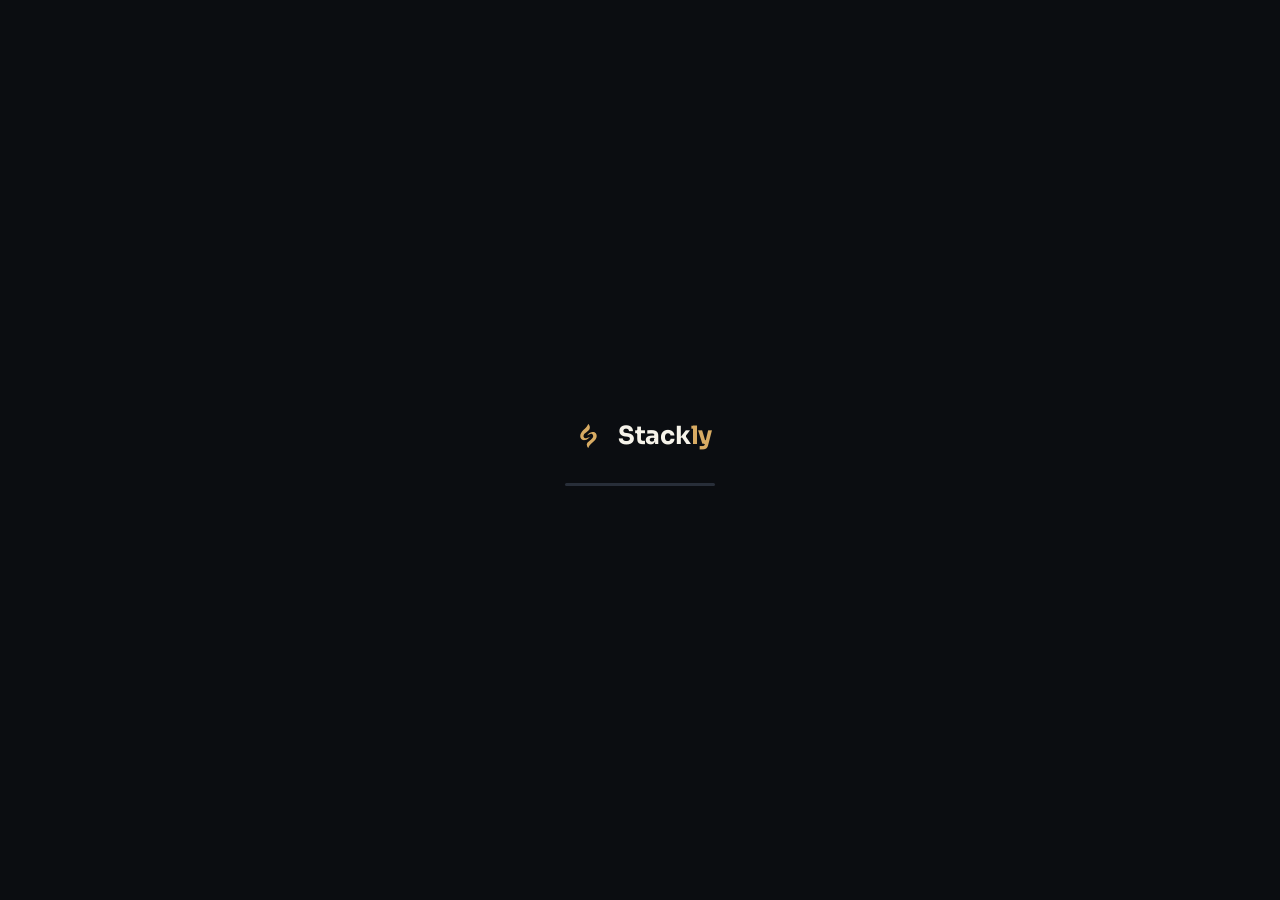
<file: login.html>
<!DOCTYPE html>
<html lang="en">
<head>
<meta charset="UTF-8">
<meta name="viewport" content="width=device-width, initial-scale=1.0">
<title>Log in — Stackly Studio</title>
<meta name="description" content="Log in to your Stackly account as a user or admin.">
<link rel="icon" href="assets/img/stackly-logo.svg" type="image/svg+xml">
<link rel="preconnect" href="https://fonts.googleapis.com">
<link rel="preconnect" href="https://fonts.gstatic.com" crossorigin>
<link href="https://fonts.googleapis.com/css2?family=Sora:wght@400;500;600;700;800&family=Inter:wght@400;500;600&family=JetBrains+Mono:wght@400;500;700&display=swap" rel="stylesheet">
<link rel="stylesheet" href="assets/css/style.css?v=2">
<link rel="stylesheet" href="assets/css/auth.css?v=2">
</head>
<body class="auth-body">
<div class="page-loader" id="pageLoader" data-duration="3000">
  <div class="loader-inner">
    <div class="loader-brand">
      <span class="loader-icon-wrap">
        <span class="ripple-ring r1"></span>
        <span class="ripple-ring r2"></span>
        <span class="ripple-ring r3"></span>
        <span class="logo-icon loader-brand-icon" role="img" aria-label="Stackly logo"></span>
      </span>
      <span class="loader-brand-word">Stack<b>ly</b></span>
    </div>
    <div class="loader-bar-track"><span class="loader-bar-fill"></span></div>
  </div>
</div>


<a href="index.html" class="auth-close" aria-label="Close and return to home">✕</a>

<div class="auth-shell">

  <div class="auth-brand">
    <div class="auth-brand-top">
      <span class="logo-icon" role="img" aria-label="Stackly logo"></span>
      <span>Stack<b>ly</b></span>
    </div>

    <div class="auth-stack">
      <div class="auth-stack-card">
        <h4>Brand &amp; identity</h4>
        <p>Naming, systems and visual language built to scale.</p>
      </div>
      <div class="auth-stack-card">
        <h4>Product &amp; engineering</h4>
        <p>Design and code, built by the same stacked team.</p>
      </div>
      <div class="auth-stack-card">
        <h4>180+ products shipped</h4>
        <p>For 90+ clients since 2015.</p>
      </div>
    </div>

    <div class="auth-quote">
      <p>"Stackly rebuilt our entire product in six weeks flat, and it held up against the biggest names in our category."</p>
      <cite>Alisha Martin — CEO, Kairos Finance</cite>
    </div>
  </div>

  <div class="auth-form-panel">
    <div class="auth-form-wrap">
      <p class="eyebrow"><span class="eyebrow-dot"></span>Welcome back</p>
      <h1>Log in to Stackly</h1>
      <p class="sub">Access your project dashboard, files and messages.</p>

      <div class="form-success-banner" id="loginSuccess"></div>
      <div class="form-error" id="loginError"></div>

      <div class="role-tabs">
        <div class="role-tab active" data-role="user">User login</div>
        <div class="role-tab" data-role="admin">Admin login</div>
      </div>

      <form class="auth-form" id="loginForm">
        <input type="hidden" id="roleInput" value="user">

        <div class="field">
          <label for="loginEmail">Email</label>
          <input type="email" id="loginEmail" placeholder="Enter your email" required>
        </div>

        <div class="field password-field">
          <label for="loginPassword">Password</label>
          <input type="password" id="loginPassword" placeholder="Enter your password" required>
          <button type="button" class="password-toggle">Show</button>
        </div>

        <div class="form-meta-row">
          <label class="check-row"><input type="checkbox"> Remember me</label>
          <a href="#">Forgot password?</a>
        </div>

        <button type="submit" class="btn btn-solid full">Log in <span class="arrow">↗</span></button>
      </form>

      <p class="auth-switch" style="margin-top:30px;">Don't have an account? <a href="signup.html">Sign up</a></p>
    </div>
  </div>

</div>

<script src="assets/js/effects.js?v=2"></script>
<script src="assets/js/auth.js?v=2"></script>
</body>
</html>
</file>
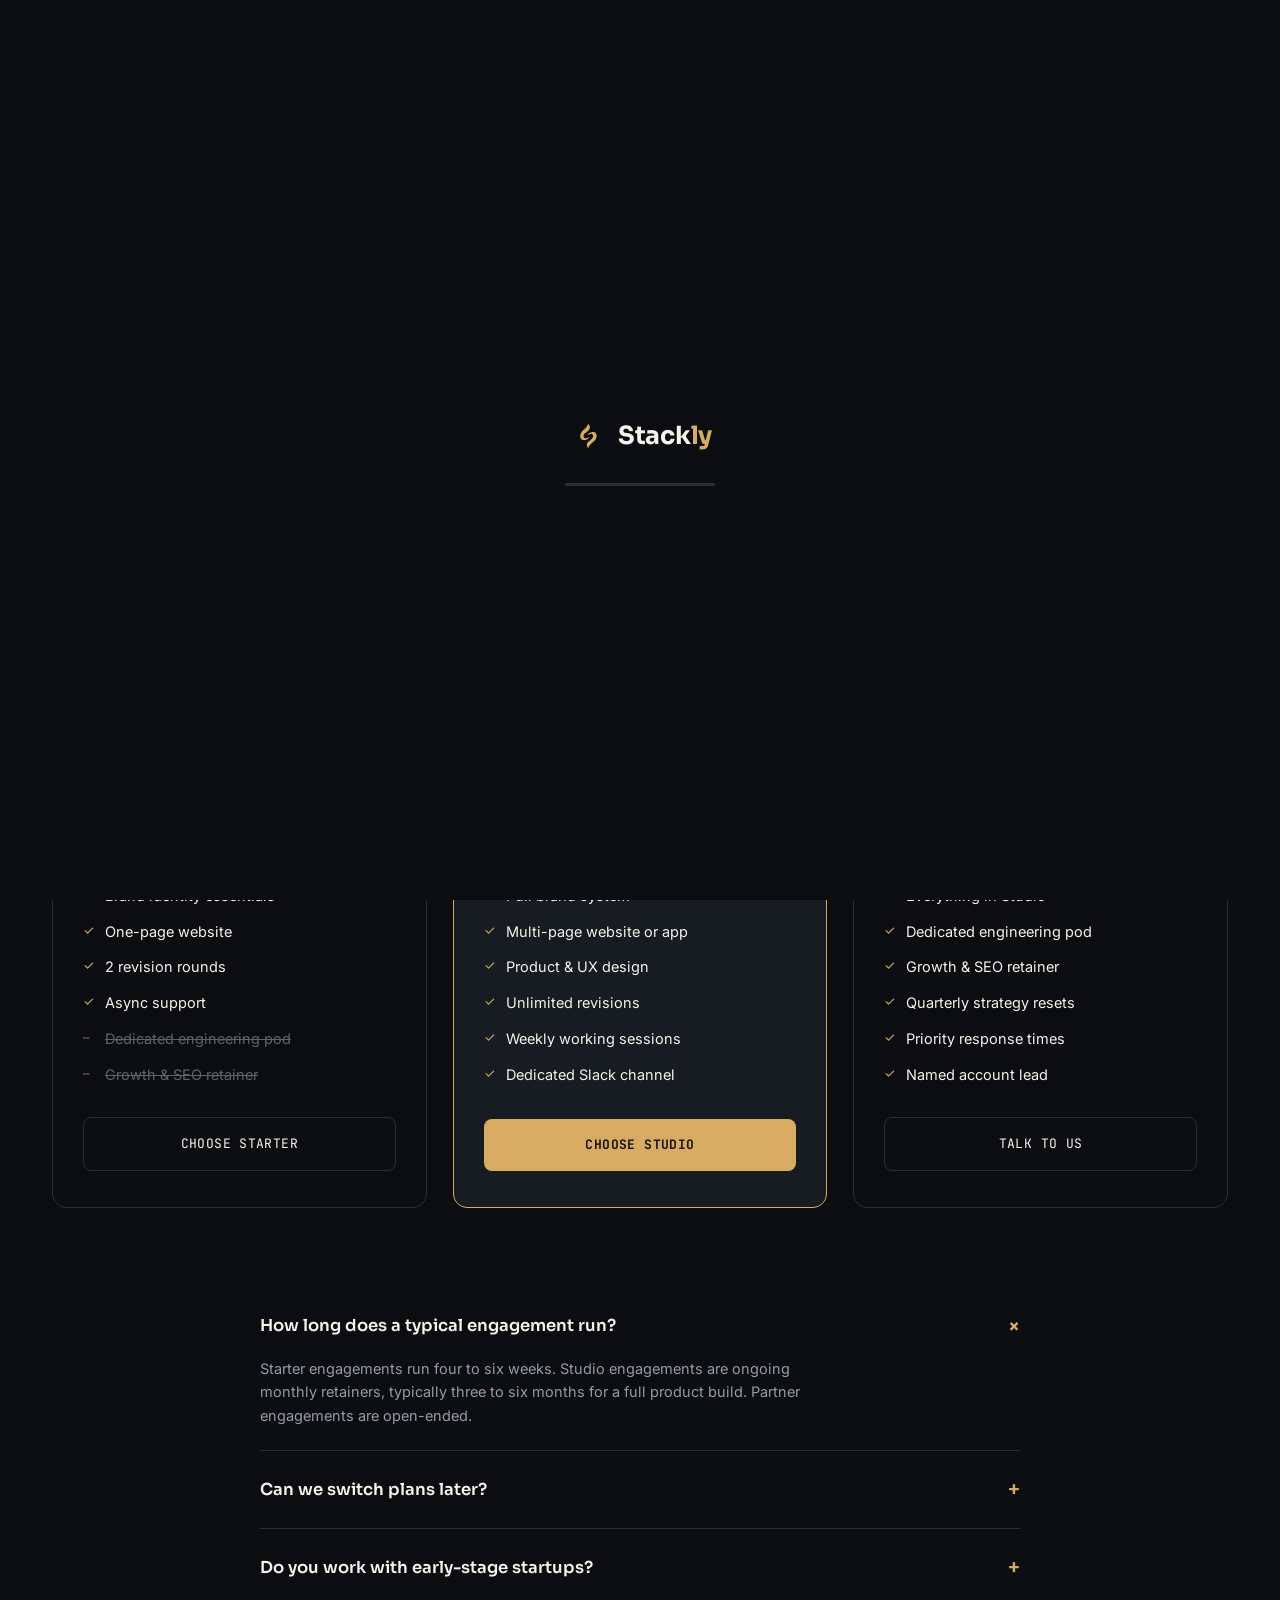
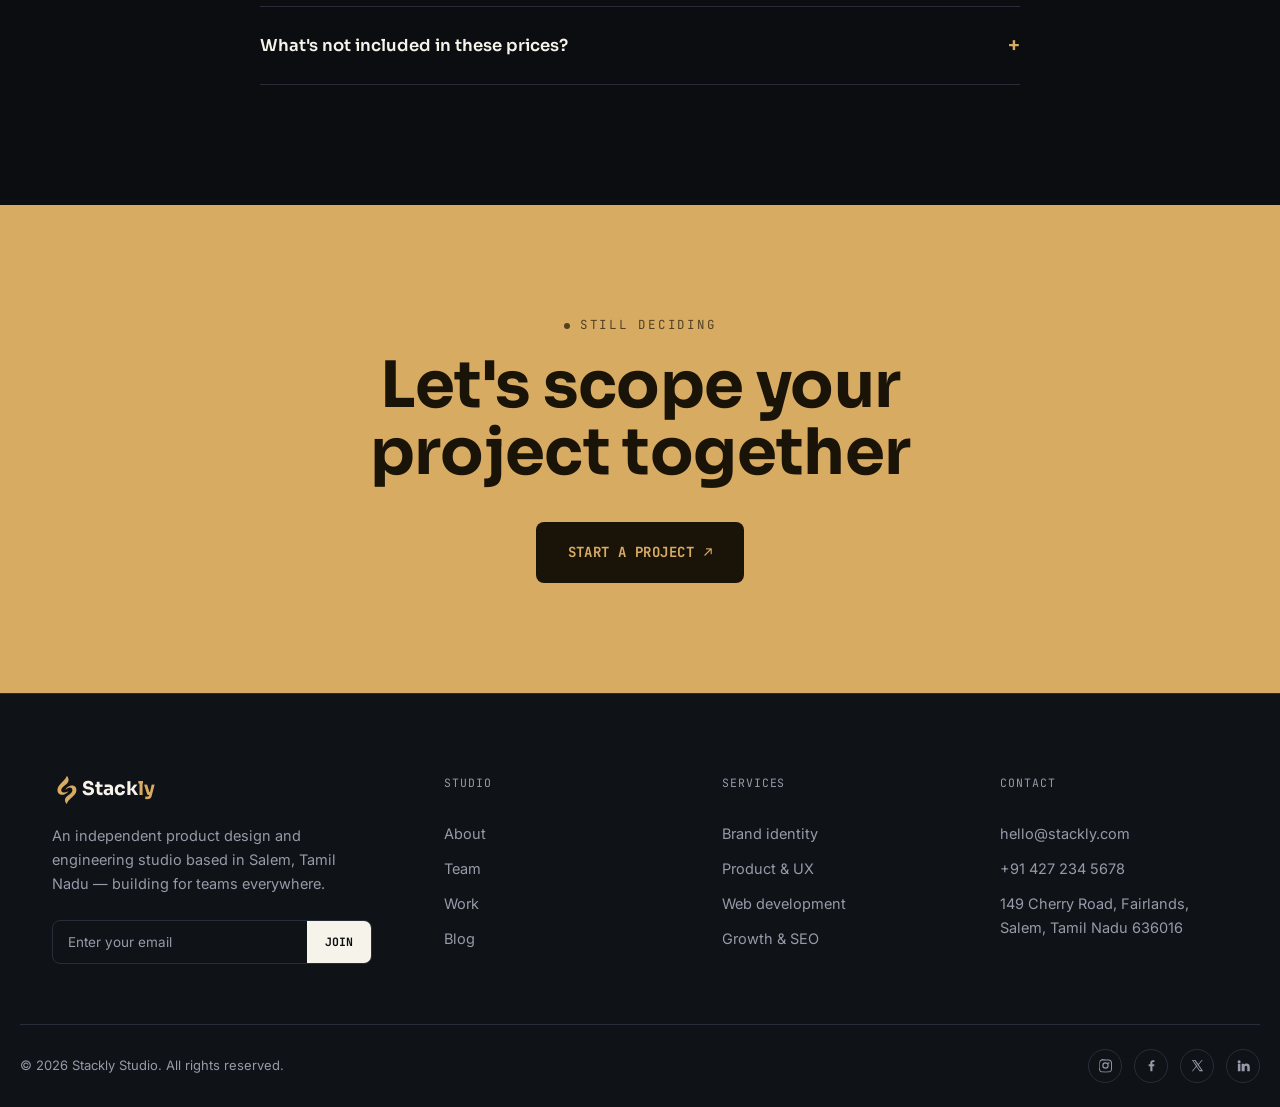
<file: pricing.html>
<!DOCTYPE html>
<html lang="en">
<head>
<meta charset="UTF-8">
<meta name="viewport" content="width=device-width, initial-scale=1.0">
<title>Pricing — Stackly Studio</title>
<meta name="description" content="Straightforward pricing plans from Stackly Studio — senior team included on every engagement.">
<link rel="icon" href="assets/img/stackly-logo.svg" type="image/svg+xml">
<link rel="preconnect" href="https://fonts.googleapis.com">
<link rel="preconnect" href="https://fonts.gstatic.com" crossorigin>
<link href="https://fonts.googleapis.com/css2?family=Sora:wght@400;500;600;700;800&family=Inter:wght@400;500;600&family=JetBrains+Mono:wght@400;500;700&display=swap" rel="stylesheet">
<link rel="stylesheet" href="assets/css/style.css?v=2">
</head>
<body class="has-hero-photo">
<div class="page-loader" id="pageLoader" data-duration="3000">
  <div class="loader-inner">
    <div class="loader-brand">
      <span class="loader-icon-wrap">
        <span class="ripple-ring r1"></span>
        <span class="ripple-ring r2"></span>
        <span class="ripple-ring r3"></span>
        <span class="logo-icon loader-brand-icon" role="img" aria-label="Stackly logo"></span>
      </span>
      <span class="loader-brand-word">Stack<b>ly</b></span>
    </div>
    <div class="loader-bar-track"><span class="loader-bar-fill"></span></div>
  </div>
</div>


<header class="site-header" id="siteHeader">
  <div class="wrap header-inner">
    <a href="index.html" class="logo">
      <span class="logo-icon" role="img" aria-label="Stackly logo"></span>
      <span class="logo-word">Stack<span>ly</span></span>
    </a>
    <nav class="main-nav" id="mainNav">
      <a href="index.html">Home</a>
      <a href="about.html">About</a>
      <a href="services.html">Services</a>
      <a href="work.html">Work</a>
      <a href="pricing.html" class="active">Pricing</a>
      <a href="team.html">Team</a>
      <a href="blog.html">Blog</a>
      <a href="contact.html">Contact</a>
    <a href="signup.html" class="nav-cta-mobile">Start a project ↗</a>
    </nav>
    <div class="header-actions">
      <a href="login.html" class="btn btn-ghost hide-mobile">Log in</a>
      <a href="signup.html" class="btn btn-solid hide-mobile">Start a project <span class="arrow">↗</span></a>
      <button class="nav-toggle" id="navToggle" aria-label="Toggle menu" aria-expanded="false">
        <span></span><span></span><span></span>
      </button>
    </div>
  </div>
</header>

<section class="page-hero ph-pricing">
  <div class="wrap">
    <p class="crumb"><a href="index.html">Home</a> / <span>Pricing</span></p>
    <h1>Straightforward pricing,<br>senior team included</h1>
    <p>Three ways to work with us — from a focused sprint to an embedded product team. No hidden retainers, no junior hand-offs.</p>
  </div>
</section>

<section class="section" style="padding-top:90px;">
  <div class="wrap">
    <div class="pricing-grid">
      <div class="price-card reveal-up">
        <p class="price-name">Starter</p>
        <p class="price-value">₹1,58,000<span>/mo</span></p>
        <p class="price-desc">For early-stage teams that need a sharp first look and a live site.</p>
        <ul class="price-list">
          <li>Brand identity essentials</li>
          <li>One-page website</li>
          <li>2 revision rounds</li>
          <li>Async support</li>
          <li class="off">Dedicated engineering pod</li>
          <li class="off">Growth &amp; SEO retainer</li>
        </ul>
        <a href="login.html" class="btn btn-line full">Choose Starter</a>
      </div>

      <div class="price-card featured reveal-up delay-1">
        <span class="price-tag">Most chosen</span>
        <p class="price-name">Studio</p>
        <p class="price-value">₹3,45,000<span>/mo</span></p>
        <p class="price-desc">Our default engagement — full identity, product design and a shipped build.</p>
        <ul class="price-list">
          <li>Full brand system</li>
          <li>Multi-page website or app</li>
          <li>Product &amp; UX design</li>
          <li>Unlimited revisions</li>
          <li>Weekly working sessions</li>
          <li>Dedicated Slack channel</li>
        </ul>
        <a href="login.html" class="btn btn-solid full">Choose Studio</a>
      </div>

      <div class="price-card reveal-up delay-2">
        <p class="price-name">Partner</p>
        <p class="price-value">Custom</p>
        <p class="price-desc">An embedded team for ongoing product, engineering and growth work.</p>
        <ul class="price-list">
          <li>Everything in Studio</li>
          <li>Dedicated engineering pod</li>
          <li>Growth &amp; SEO retainer</li>
          <li>Quarterly strategy resets</li>
          <li>Priority response times</li>
          <li>Named account lead</li>
        </ul>
        <a href="contact.html" class="btn btn-line full">Talk to us</a>
      </div>
    </div>

    <div class="faq">
      <details class="faq-item" open>
        <summary>How long does a typical engagement run?</summary>
        <p>Starter engagements run four to six weeks. Studio engagements are ongoing monthly retainers, typically three to six months for a full product build. Partner engagements are open-ended.</p>
      </details>
      <details class="faq-item">
        <summary>Can we switch plans later?</summary>
        <p>Yes — most clients start on Starter to validate direction, then move to Studio once the roadmap is clear. We'll help you figure out the right time to scale up.</p>
      </details>
      <details class="faq-item">
        <summary>Do you work with early-stage startups?</summary>
        <p>About a third of our client base is pre-seed to Series A. We offer flexible scheduling and equity-inclusive arrangements for the right early-stage teams.</p>
      </details>
      <details class="faq-item">
        <summary>What's not included in these prices?</summary>
        <p>Third-party costs like hosting, paid media spend, stock licensing and app store fees are billed separately at cost, with no markup.</p>
      </details>
    </div>
  </div>
</section>

<section class="cta-section">
  <div class="wrap cta-inner">
    <p class="eyebrow light"><span class="eyebrow-dot"></span>Still deciding</p>
    <h2 class="cta-title">Let's scope your<br>project together</h2>
    <a href="signup.html" class="btn btn-solid lg">Start a project <span class="arrow">↗</span></a>
  </div>
</section>

<footer class="site-footer">
  <div class="wrap footer-top">
    <div class="footer-brand">
      <a href="index.html" class="logo">
        <span class="logo-icon" role="img" aria-label="Stackly logo"></span>
        <span class="logo-word">Stack<span>ly</span></span>
      </a>
      <p>An independent product design and engineering studio based in Salem, Tamil Nadu — building for teams everywhere.</p>
      <form class="newsletter" id="newsletterForm">
        <input type="email" placeholder="Enter your email" aria-label="Email address" required>
        <button type="submit">Join</button>
      </form>
    </div>
    <div class="footer-col">
      <h4>Studio</h4>
      <a href="about.html">About</a>
      <a href="team.html">Team</a>
      <a href="work.html">Work</a>
      <a href="blog.html">Blog</a>
    </div>
    <div class="footer-col">
      <h4>Services</h4>
      <a href="services.html">Brand identity</a>
      <a href="services.html">Product &amp; UX</a>
      <a href="services.html">Web development</a>
      <a href="services.html">Growth &amp; SEO</a>
    </div>
    <div class="footer-col">
      <h4>Contact</h4>
      <a href="mailto:hello@stackly.com">hello@stackly.com</a>
      <a href="tel:+914272345678">+91 427 234 5678</a>
      <span class="footer-address">149 Cherry Road, Fairlands,<br>Salem, Tamil Nadu 636016</span>
    </div>
  </div>
  <div class="wrap footer-bottom">
    <p>© <span id="year"></span> Stackly Studio. All rights reserved.</p>
    <div class="social-links">
      <a href="#" aria-label="Instagram"><svg viewBox="0 0 24 24"><path d="M12 2.2c3.2 0 3.6 0 4.9.1 1.2.1 2 .3 2.4.5.6.2 1 .5 1.5 1 .4.4.7.9 1 1.5.2.4.4 1.2.5 2.4.1 1.3.1 1.7.1 4.9s0 3.6-.1 4.9c-.1 1.2-.3 2-.5 2.4-.2.6-.5 1-1 1.5-.4.4-.9.7-1.5 1-.4.2-1.2.4-2.4.5-1.3.1-1.7.1-4.9.1s-3.6 0-4.9-.1c-1.2-.1-2-.3-2.4-.5-.6-.2-1-.5-1.5-1-.4-.4-.7-.9-1-1.5-.2-.4-.4-1.2-.5-2.4C2.2 15.6 2.2 15.2 2.2 12s0-3.6.1-4.9c.1-1.2.3-2 .5-2.4.2-.6.5-1 1-1.5.4-.4.9-.7 1.5-1 .4-.2 1.2-.4 2.4-.5C8.4 2.2 8.8 2.2 12 2.2zm0 1.8c-3.1 0-3.5 0-4.7.1-1 .1-1.6.2-1.9.4-.5.2-.8.4-1.1.7-.3.3-.5.6-.7 1.1-.1.3-.3.9-.4 1.9-.1 1.2-.1 1.6-.1 4.7s0 3.5.1 4.7c.1 1 .2 1.6.4 1.9.2.5.4.8.7 1.1.3.3.6.5 1.1.7.3.1.9.3 1.9.4 1.2.1 1.6.1 4.7.1s3.5 0 4.7-.1c1-.1 1.6-.2 1.9-.4.5-.2.8-.4 1.1-.7.3-.3.5-.6.7-1.1.1-.3.3-.9.4-1.9.1-1.2.1-1.6.1-4.7s0-3.5-.1-4.7c-.1-1-.2-1.6-.4-1.9-.2-.5-.4-.8-.7-1.1-.3-.3-.6-.5-1.1-.7-.3-.1-.9-.3-1.9-.4-1.2-.1-1.6-.1-4.7-.1zM12 6.9a5.1 5.1 0 1 1 0 10.2 5.1 5.1 0 0 1 0-10.2zm0 1.8a3.3 3.3 0 1 0 0 6.6 3.3 3.3 0 0 0 0-6.6zm5.3-2a1.2 1.2 0 1 1 0 2.4 1.2 1.2 0 0 1 0-2.4z"/></svg></a>
      <a href="#" aria-label="Facebook"><svg viewBox="0 0 24 24"><path d="M13.5 21v-8h2.7l.4-3.1h-3.1V8c0-.9.25-1.5 1.55-1.5H16.7V3.7C16.4 3.66 15.4 3.6 14.2 3.6c-2.4 0-4.1 1.47-4.1 4.16V9.9H7.4V13h2.7v8z"/></svg></a>
      <a href="#" aria-label="X (Twitter)"><svg viewBox="0 0 24 24"><path d="M13.98 10.62 20.28 3h-1.5l-5.47 6.62L8.65 3H3l6.64 9.6L3 21h1.5l5.78-6.99L15.35 21H21l-7.02-10.38zm-2.05 2.48-.67-.96L5.02 4.2h2.3l4.29 6.14.67.96 5.58 7.98h-2.3l-4.63-6.62z"/></svg></a>
      <a href="#" aria-label="LinkedIn"><svg viewBox="0 0 24 24"><path d="M4.98 3.5a2.5 2.5 0 1 1 0 5 2.5 2.5 0 0 1 0-5zM3 9h4v12H3zM9 9h3.8v1.7h.05c.53-.95 1.83-1.96 3.77-1.96C20.9 8.74 22 11 22 14.4V21h-4v-5.7c0-1.36-.02-3.1-1.9-3.1-1.9 0-2.2 1.48-2.2 3v5.8H9z"/></svg></a>
    </div>
  </div>
</footer>

<button class="back-to-top" id="backToTop" aria-label="Back to top">↑</button>
<script src="assets/js/effects.js?v=2"></script>
<script src="assets/js/main.js?v=2"></script>
</body>
</html>
</file>
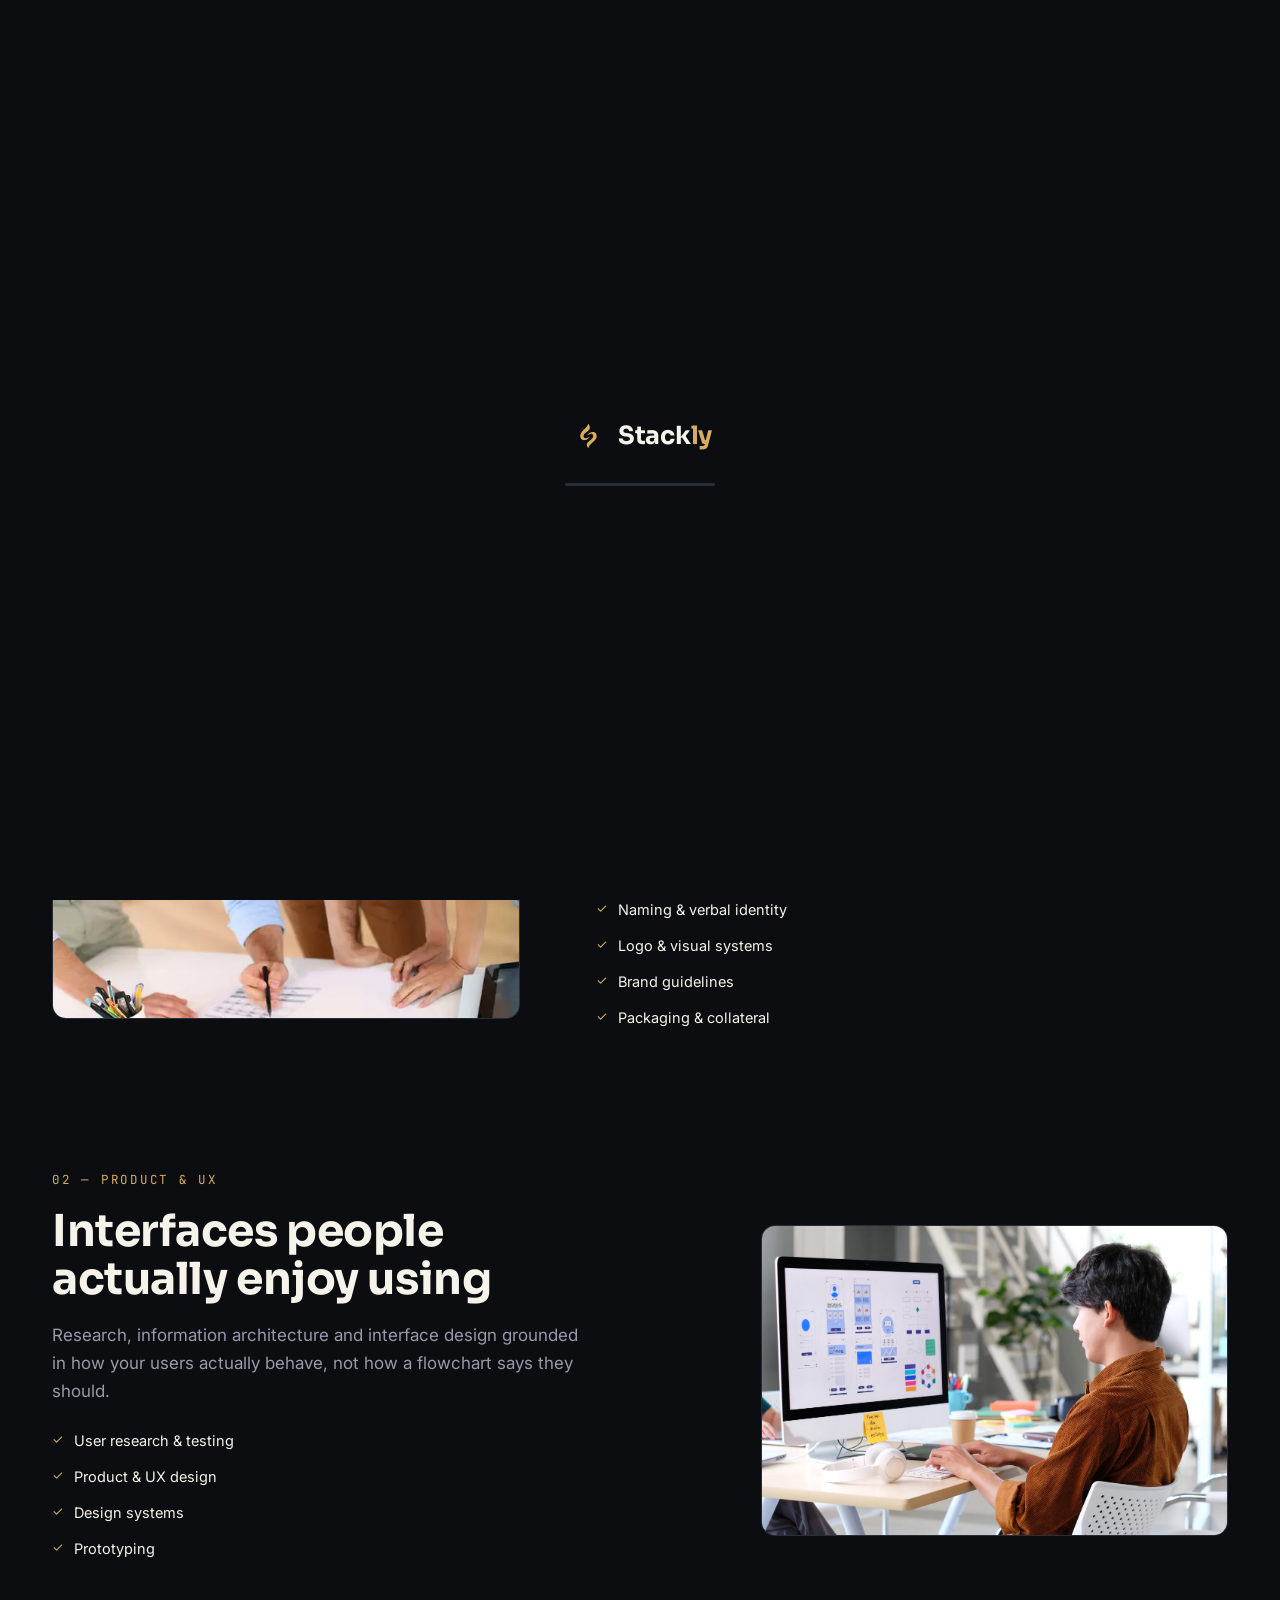
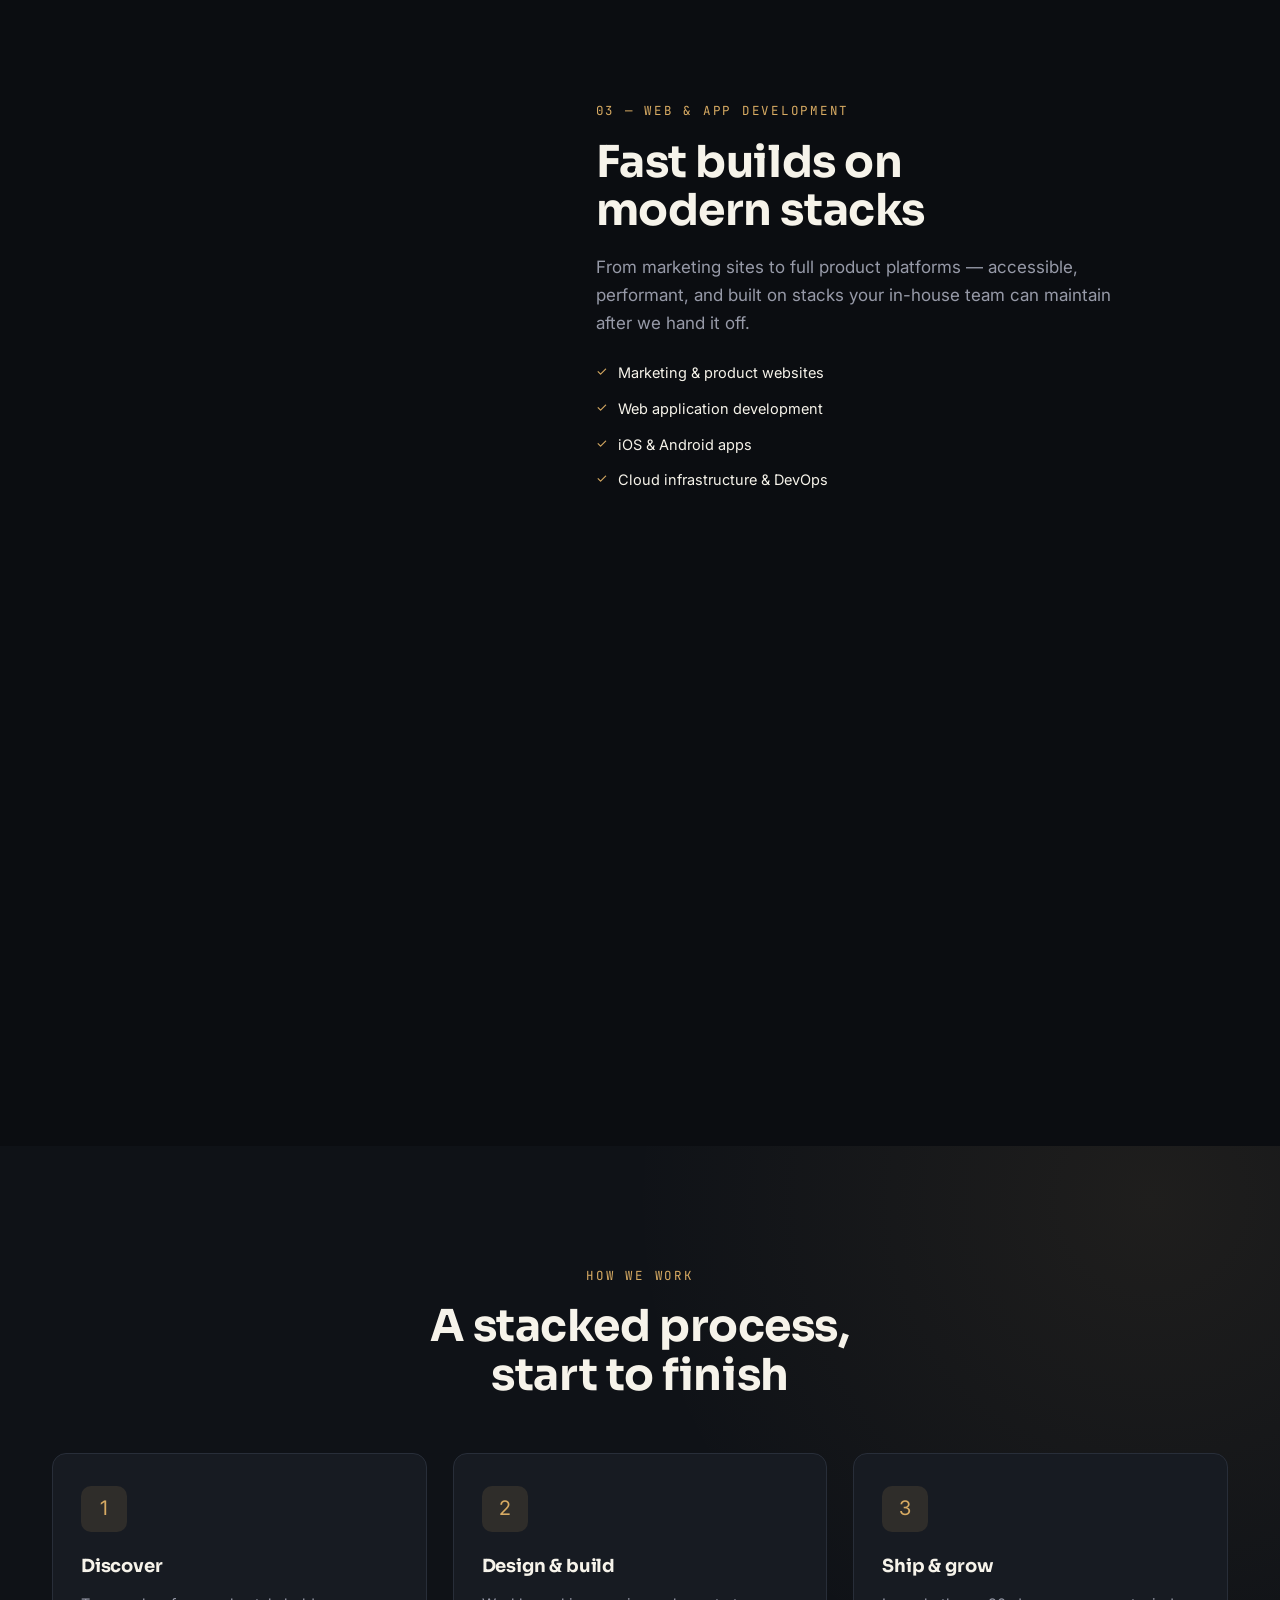
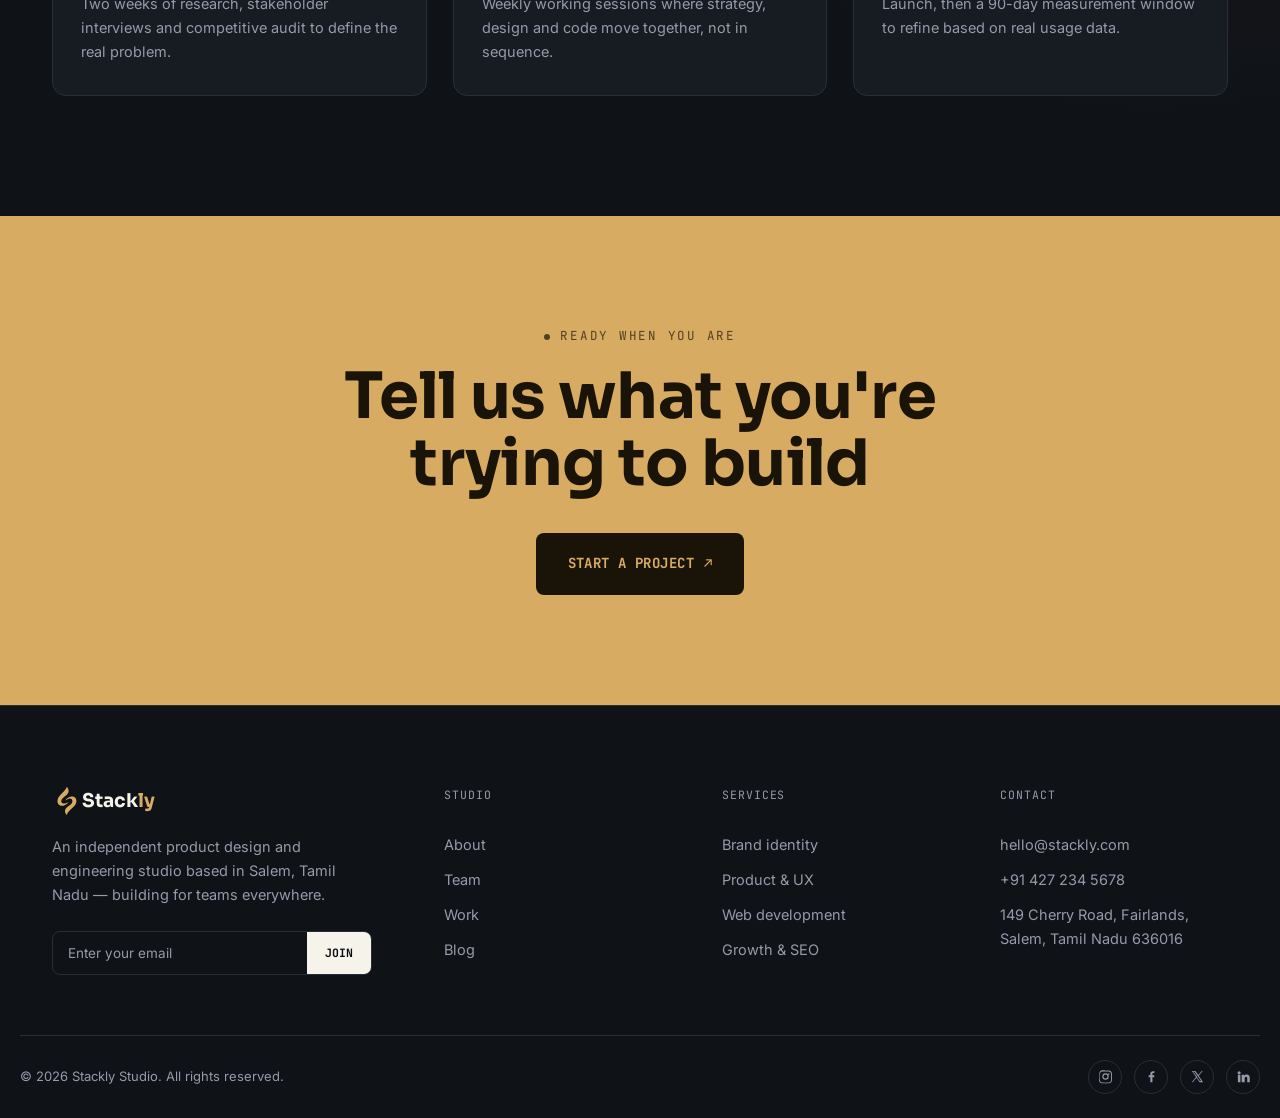
<file: services.html>
<!DOCTYPE html>
<html lang="en">
<head>
<meta charset="UTF-8">
<meta name="viewport" content="width=device-width, initial-scale=1.0">
<title>Services — Stackly Studio</title>
<meta name="description" content="Brand identity, product design, web and app development, and growth services from Stackly Studio.">
<link rel="icon" href="assets/img/stackly-logo.svg" type="image/svg+xml">
<link rel="preconnect" href="https://fonts.googleapis.com">
<link rel="preconnect" href="https://fonts.gstatic.com" crossorigin>
<link href="https://fonts.googleapis.com/css2?family=Sora:wght@400;500;600;700;800&family=Inter:wght@400;500;600&family=JetBrains+Mono:wght@400;500;700&display=swap" rel="stylesheet">
<link rel="stylesheet" href="assets/css/style.css?v=2">
</head>
<body class="has-hero-photo">
<div class="page-loader" id="pageLoader" data-duration="3000">
  <div class="loader-inner">
    <div class="loader-brand">
      <span class="loader-icon-wrap">
        <span class="ripple-ring r1"></span>
        <span class="ripple-ring r2"></span>
        <span class="ripple-ring r3"></span>
        <span class="logo-icon loader-brand-icon" role="img" aria-label="Stackly logo"></span>
      </span>
      <span class="loader-brand-word">Stack<b>ly</b></span>
    </div>
    <div class="loader-bar-track"><span class="loader-bar-fill"></span></div>
  </div>
</div>


<header class="site-header" id="siteHeader">
  <div class="wrap header-inner">
    <a href="index.html" class="logo">
      <span class="logo-icon" role="img" aria-label="Stackly logo"></span>
      <span class="logo-word">Stack<span>ly</span></span>
    </a>
    <nav class="main-nav" id="mainNav">
      <a href="index.html">Home</a>
      <a href="about.html">About</a>
      <a href="services.html" class="active">Services</a>
      <a href="work.html">Work</a>
      <a href="pricing.html">Pricing</a>
      <a href="team.html">Team</a>
      <a href="blog.html">Blog</a>
      <a href="contact.html">Contact</a>
    <a href="signup.html" class="nav-cta-mobile">Start a project ↗</a>
    </nav>
    <div class="header-actions">
      <a href="login.html" class="btn btn-ghost hide-mobile">Log in</a>
      <a href="signup.html" class="btn btn-solid hide-mobile">Start a project <span class="arrow">↗</span></a>
      <button class="nav-toggle" id="navToggle" aria-label="Toggle menu" aria-expanded="false">
        <span></span><span></span><span></span>
      </button>
    </div>
  </div>
</header>

<section class="page-hero ph-services">
  <div class="wrap">
    <p class="crumb"><a href="index.html">Home</a> / <span>Services</span></p>
    <h1>Four disciplines,<br>stacked together</h1>
    <p>We don't sell hours in a single discipline — we sell outcomes that need brand, product,
      engineering and growth working in sync. Here's how each layer fits.</p>
  </div>
</section>

<section class="section">
  <div class="wrap">
    <div class="split-grid" style="margin-bottom:110px;">
      <div class="split-visual reveal-up">
        <div class="split-frame">
          <img src="assets/img/stackly-svc1.webp" alt="Abstract gradient artwork representing brand identity work" loading="lazy">
          <div class="duotone"></div>
        </div>
      </div>
      <div class="reveal-up delay-1">
        <p class="eyebrow">01 — Brand &amp; identity</p>
        <h2 class="section-title">A brand that means<br>something on day one</h2>
        <p class="lede">Naming, positioning, visual systems and voice — built to hold up as you scale from ten users to ten thousand.</p>
        <ul class="price-list" style="margin-top:24px;">
          <li>Naming &amp; verbal identity</li>
          <li>Logo &amp; visual systems</li>
          <li>Brand guidelines</li>
          <li>Packaging &amp; collateral</li>
        </ul>
      </div>
    </div>

    <div class="split-grid reverse" style="margin-bottom:110px;">
      <div class="reveal-up">
        <p class="eyebrow">02 — Product &amp; UX</p>
        <h2 class="section-title">Interfaces people<br>actually enjoy using</h2>
        <p class="lede">Research, information architecture and interface design grounded in how your users actually behave, not how a flowchart says they should.</p>
        <ul class="price-list" style="margin-top:24px;">
          <li>User research &amp; testing</li>
          <li>Product &amp; UX design</li>
          <li>Design systems</li>
          <li>Prototyping</li>
        </ul>
      </div>
      <div class="split-visual reveal-up delay-1">
        <div class="split-frame">
          <img src="assets/img/stackly-svc2.webp" alt="Abstract gradient artwork representing product design work" loading="lazy">
          <div class="duotone"></div>
        </div>
      </div>
    </div>

    <div class="split-grid" style="margin-bottom:110px;">
      <div class="split-visual reveal-up">
        <div class="split-frame">
          <img src="assets/img/stackly-svc3.webp" alt="Abstract gradient artwork representing engineering work" loading="lazy">
          <div class="duotone"></div>
        </div>
      </div>
      <div class="reveal-up delay-1">
        <p class="eyebrow">03 — Web &amp; app development</p>
        <h2 class="section-title">Fast builds on<br>modern stacks</h2>
        <p class="lede">From marketing sites to full product platforms — accessible, performant, and built on stacks your in-house team can maintain after we hand it off.</p>
        <ul class="price-list" style="margin-top:24px;">
          <li>Marketing &amp; product websites</li>
          <li>Web application development</li>
          <li>iOS &amp; Android apps</li>
          <li>Cloud infrastructure &amp; DevOps</li>
        </ul>
      </div>
    </div>

    <div class="split-grid reverse">
      <div class="reveal-up">
        <p class="eyebrow">04 — Growth &amp; SEO</p>
        <h2 class="section-title">Growth engineered<br>to compound</h2>
        <p class="lede">Content, technical SEO and paid strategy designed to build durable channels, not one-off spikes that vanish the next quarter.</p>
        <ul class="price-list" style="margin-top:24px;">
          <li>Technical &amp; on-page SEO</li>
          <li>Content strategy</li>
          <li>Paid acquisition</li>
          <li>Analytics &amp; reporting</li>
        </ul>
      </div>
      <div class="split-visual reveal-up delay-1">
        <div class="split-frame">
          <img src="assets/img/stackly-svc4.webp" alt="Abstract gradient artwork representing growth and analytics work" loading="lazy">
          <div class="duotone"></div>
        </div>
      </div>
    </div>
  </div>
</section>

<section class="section split">
  <div class="wrap">
    <div class="section-head center">
      <p class="eyebrow center">How we work</p>
      <h2 class="section-title center">A stacked process,<br>start to finish</h2>
    </div>
    <div class="value-grid">
      <div class="value-card reveal-up">
        <div class="ic">1</div>
        <h3>Discover</h3>
        <p>Two weeks of research, stakeholder interviews and competitive audit to define the real problem.</p>
      </div>
      <div class="value-card reveal-up delay-1">
        <div class="ic">2</div>
        <h3>Design &amp; build</h3>
        <p>Weekly working sessions where strategy, design and code move together, not in sequence.</p>
      </div>
      <div class="value-card reveal-up delay-2">
        <div class="ic">3</div>
        <h3>Ship &amp; grow</h3>
        <p>Launch, then a 90-day measurement window to refine based on real usage data.</p>
      </div>
    </div>
  </div>
</section>

<section class="cta-section">
  <div class="wrap cta-inner">
    <p class="eyebrow light"><span class="eyebrow-dot"></span>Ready when you are</p>
    <h2 class="cta-title">Tell us what you're<br>trying to build</h2>
    <a href="signup.html" class="btn btn-solid lg">Start a project <span class="arrow">↗</span></a>
  </div>
</section>

<footer class="site-footer">
  <div class="wrap footer-top">
    <div class="footer-brand">
      <a href="index.html" class="logo">
        <span class="logo-icon" role="img" aria-label="Stackly logo"></span>
        <span class="logo-word">Stack<span>ly</span></span>
      </a>
      <p>An independent product design and engineering studio based in Salem, Tamil Nadu — building for teams everywhere.</p>
      <form class="newsletter" id="newsletterForm">
        <input type="email" placeholder="Enter your email" aria-label="Email address" required>
        <button type="submit">Join</button>
      </form>
    </div>
    <div class="footer-col">
      <h4>Studio</h4>
      <a href="about.html">About</a>
      <a href="team.html">Team</a>
      <a href="work.html">Work</a>
      <a href="blog.html">Blog</a>
    </div>
    <div class="footer-col">
      <h4>Services</h4>
      <a href="services.html">Brand identity</a>
      <a href="services.html">Product &amp; UX</a>
      <a href="services.html">Web development</a>
      <a href="services.html">Growth &amp; SEO</a>
    </div>
    <div class="footer-col">
      <h4>Contact</h4>
      <a href="mailto:hello@stackly.com">hello@stackly.com</a>
      <a href="tel:+914272345678">+91 427 234 5678</a>
      <span class="footer-address">149 Cherry Road, Fairlands,<br>Salem, Tamil Nadu 636016</span>
    </div>
  </div>
  <div class="wrap footer-bottom">
    <p>© <span id="year"></span> Stackly Studio. All rights reserved.</p>
    <div class="social-links">
      <a href="#" aria-label="Instagram"><svg viewBox="0 0 24 24"><path d="M12 2.2c3.2 0 3.6 0 4.9.1 1.2.1 2 .3 2.4.5.6.2 1 .5 1.5 1 .4.4.7.9 1 1.5.2.4.4 1.2.5 2.4.1 1.3.1 1.7.1 4.9s0 3.6-.1 4.9c-.1 1.2-.3 2-.5 2.4-.2.6-.5 1-1 1.5-.4.4-.9.7-1.5 1-.4.2-1.2.4-2.4.5-1.3.1-1.7.1-4.9.1s-3.6 0-4.9-.1c-1.2-.1-2-.3-2.4-.5-.6-.2-1-.5-1.5-1-.4-.4-.7-.9-1-1.5-.2-.4-.4-1.2-.5-2.4C2.2 15.6 2.2 15.2 2.2 12s0-3.6.1-4.9c.1-1.2.3-2 .5-2.4.2-.6.5-1 1-1.5.4-.4.9-.7 1.5-1 .4-.2 1.2-.4 2.4-.5C8.4 2.2 8.8 2.2 12 2.2zm0 1.8c-3.1 0-3.5 0-4.7.1-1 .1-1.6.2-1.9.4-.5.2-.8.4-1.1.7-.3.3-.5.6-.7 1.1-.1.3-.3.9-.4 1.9-.1 1.2-.1 1.6-.1 4.7s0 3.5.1 4.7c.1 1 .2 1.6.4 1.9.2.5.4.8.7 1.1.3.3.6.5 1.1.7.3.1.9.3 1.9.4 1.2.1 1.6.1 4.7.1s3.5 0 4.7-.1c1-.1 1.6-.2 1.9-.4.5-.2.8-.4 1.1-.7.3-.3.5-.6.7-1.1.1-.3.3-.9.4-1.9.1-1.2.1-1.6.1-4.7s0-3.5-.1-4.7c-.1-1-.2-1.6-.4-1.9-.2-.5-.4-.8-.7-1.1-.3-.3-.6-.5-1.1-.7-.3-.1-.9-.3-1.9-.4-1.2-.1-1.6-.1-4.7-.1zM12 6.9a5.1 5.1 0 1 1 0 10.2 5.1 5.1 0 0 1 0-10.2zm0 1.8a3.3 3.3 0 1 0 0 6.6 3.3 3.3 0 0 0 0-6.6zm5.3-2a1.2 1.2 0 1 1 0 2.4 1.2 1.2 0 0 1 0-2.4z"/></svg></a>
      <a href="#" aria-label="Facebook"><svg viewBox="0 0 24 24"><path d="M13.5 21v-8h2.7l.4-3.1h-3.1V8c0-.9.25-1.5 1.55-1.5H16.7V3.7C16.4 3.66 15.4 3.6 14.2 3.6c-2.4 0-4.1 1.47-4.1 4.16V9.9H7.4V13h2.7v8z"/></svg></a>
      <a href="#" aria-label="X (Twitter)"><svg viewBox="0 0 24 24"><path d="M13.98 10.62 20.28 3h-1.5l-5.47 6.62L8.65 3H3l6.64 9.6L3 21h1.5l5.78-6.99L15.35 21H21l-7.02-10.38zm-2.05 2.48-.67-.96L5.02 4.2h2.3l4.29 6.14.67.96 5.58 7.98h-2.3l-4.63-6.62z"/></svg></a>
      <a href="#" aria-label="LinkedIn"><svg viewBox="0 0 24 24"><path d="M4.98 3.5a2.5 2.5 0 1 1 0 5 2.5 2.5 0 0 1 0-5zM3 9h4v12H3zM9 9h3.8v1.7h.05c.53-.95 1.83-1.96 3.77-1.96C20.9 8.74 22 11 22 14.4V21h-4v-5.7c0-1.36-.02-3.1-1.9-3.1-1.9 0-2.2 1.48-2.2 3v5.8H9z"/></svg></a>
    </div>
  </div>
</footer>

<button class="back-to-top" id="backToTop" aria-label="Back to top">↑</button>
<script src="assets/js/effects.js?v=2"></script>
<script src="assets/js/main.js?v=2"></script>
</body>
</html>
</file>
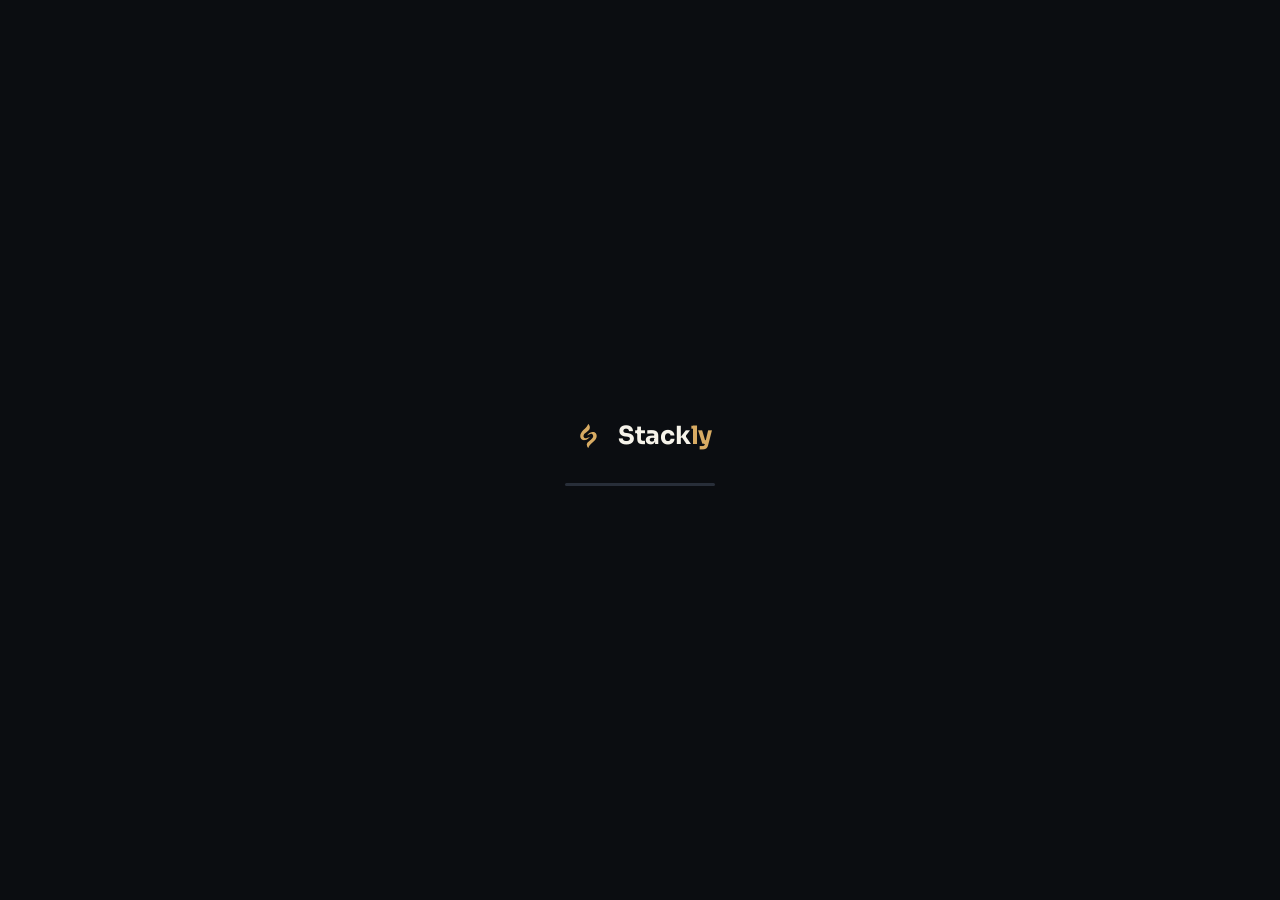
<file: signup.html>
<!DOCTYPE html>
<html lang="en">
<head>
<meta charset="UTF-8">
<meta name="viewport" content="width=device-width, initial-scale=1.0">
<title>Sign up — Stackly Studio</title>
<meta name="description" content="Create your Stackly account as a user or admin.">
<link rel="icon" href="assets/img/stackly-logo.svg" type="image/svg+xml">
<link rel="preconnect" href="https://fonts.googleapis.com">
<link rel="preconnect" href="https://fonts.gstatic.com" crossorigin>
<link href="https://fonts.googleapis.com/css2?family=Sora:wght@400;500;600;700;800&family=Inter:wght@400;500;600&family=JetBrains+Mono:wght@400;500;700&display=swap" rel="stylesheet">
<link rel="stylesheet" href="assets/css/style.css?v=2">
<link rel="stylesheet" href="assets/css/auth.css?v=2">
</head>
<body class="auth-body">
<div class="page-loader" id="pageLoader" data-duration="3000">
  <div class="loader-inner">
    <div class="loader-brand">
      <span class="loader-icon-wrap">
        <span class="ripple-ring r1"></span>
        <span class="ripple-ring r2"></span>
        <span class="ripple-ring r3"></span>
        <span class="logo-icon loader-brand-icon" role="img" aria-label="Stackly logo"></span>
      </span>
      <span class="loader-brand-word">Stack<b>ly</b></span>
    </div>
    <div class="loader-bar-track"><span class="loader-bar-fill"></span></div>
  </div>
</div>


<a href="index.html" class="auth-close" aria-label="Close and return to home">✕</a>

<div class="auth-shell">

  <div class="auth-brand">
    <div class="auth-brand-top">
      <span class="logo-icon" role="img" aria-label="Stackly logo"></span>
      <span>Stack<b>ly</b></span>
    </div>

    <div class="auth-stack">
      <div class="auth-stack-card">
        <h4>One team, four disciplines</h4>
        <p>Brand, product, engineering and growth — stacked together.</p>
      </div>
      <div class="auth-stack-card">
        <h4>Senior hands, always</h4>
        <p>No junior hand-offs, ever.</p>
      </div>
      <div class="auth-stack-card">
        <h4>Start in minutes</h4>
        <p>Create an account and open your project dashboard right away.</p>
      </div>
    </div>

    <div class="auth-quote">
      <p>"We'd worked with three agencies before Stackly. This was the first time strategy and design actually agreed."</p>
      <cite>Owen Faust — Founder, Plumbline Gear</cite>
    </div>
  </div>

  <div class="auth-form-panel">
    <div class="auth-form-wrap">
      <p class="eyebrow"><span class="eyebrow-dot"></span>Get started</p>
      <h1>Create your account</h1>
      <p class="sub">Set up a Stackly account to track projects and messages.</p>

      <div class="form-error" id="signupError"></div>

      <div class="role-tabs">
        <div class="role-tab active" data-role="user">Sign up as user</div>
        <div class="role-tab" data-role="admin">Sign up as admin</div>
      </div>

      <form class="auth-form" id="signupForm">
        <input type="hidden" id="roleInput" value="user">

        <div class="field">
          <label for="signupName">Full name</label>
          <input type="text" id="signupName" placeholder="Enter your name" required>
        </div>

        <div class="field">
          <label for="signupEmail">Email</label>
          <input type="email" id="signupEmail" placeholder="Enter your email" required>
        </div>

        <div class="field password-field">
          <label for="signupPassword">Password</label>
          <input type="password" id="signupPassword" placeholder="Enter your password" minlength="6" required>
          <button type="button" class="password-toggle">Show</button>
        </div>

        <div class="field password-field">
          <label for="signupConfirmPassword">Confirm password</label>
          <input type="password" id="signupConfirmPassword" placeholder="Confirm your password" minlength="6" required>
          <button type="button" class="password-toggle">Show</button>
        </div>

        <div class="form-meta-row" style="margin-bottom:8px;">
          <label class="check-row"><input type="checkbox" id="agreeTerms"> I agree to the <a href="#">Terms of Service</a></label>
        </div>

        <button type="submit" class="btn btn-solid full" style="margin-top:18px;">Create account <span class="arrow">↗</span></button>
      </form>

      <p class="auth-switch" style="margin-top:26px;">Already have an account? <a href="login.html">Log in</a></p>
    </div>
  </div>

</div>

<script src="assets/js/effects.js?v=2"></script>
<script src="assets/js/auth.js?v=2"></script>
</body>
</html>
</file>
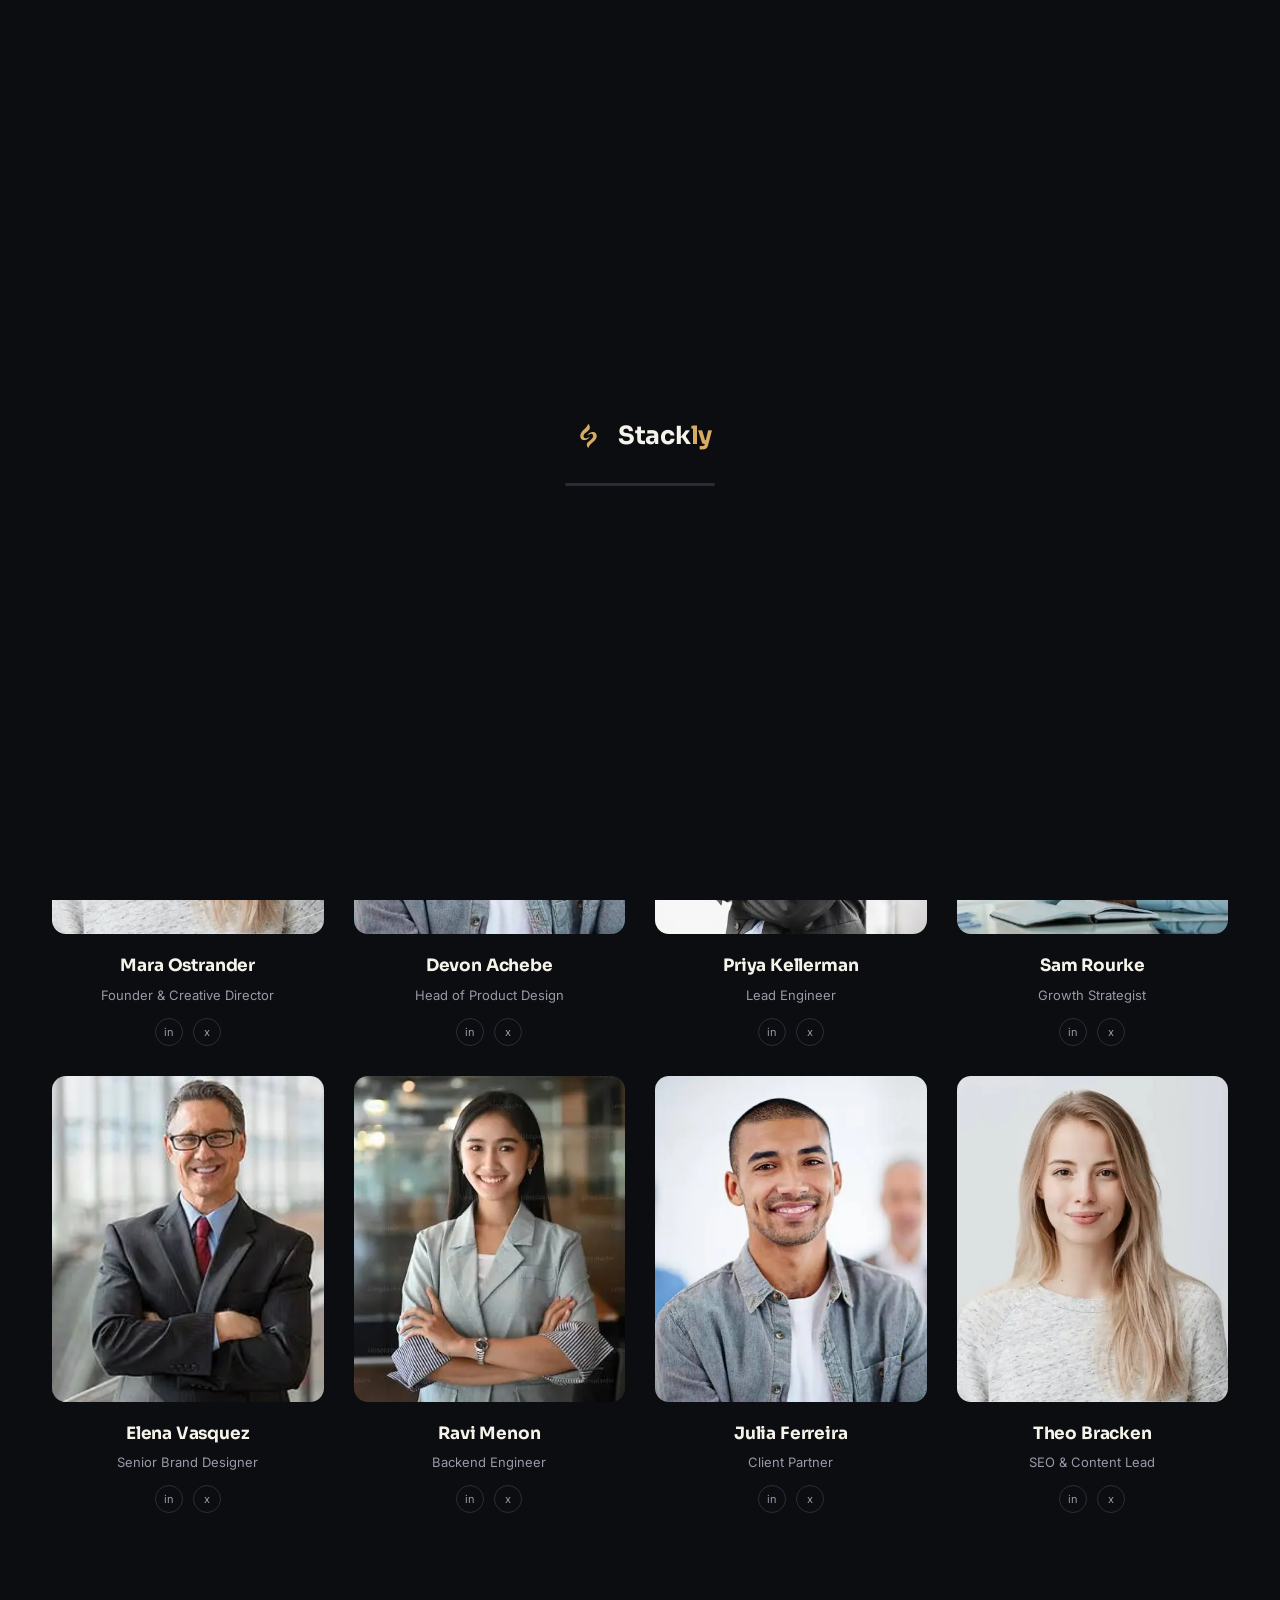
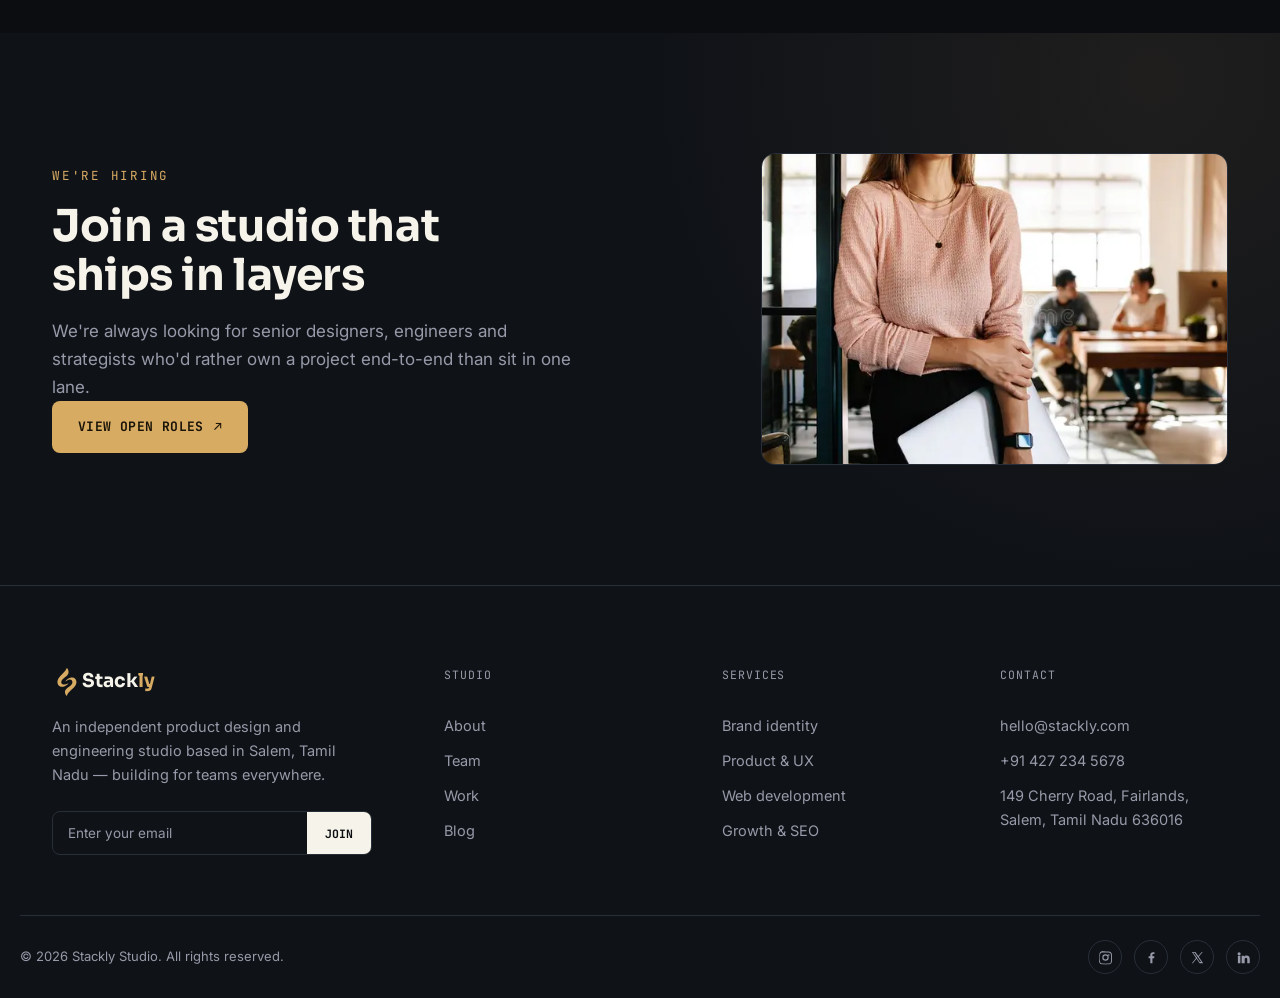
<file: team.html>
<!DOCTYPE html>
<html lang="en">
<head>
<meta charset="UTF-8">
<meta name="viewport" content="width=device-width, initial-scale=1.0">
<title>Team — Stackly Studio</title>
<meta name="description" content="Meet the senior team behind Stackly Studio — design, engineering and strategy leads working directly with clients.">
<link rel="icon" href="assets/img/stackly-logo.svg" type="image/svg+xml">
<link rel="preconnect" href="https://fonts.googleapis.com">
<link rel="preconnect" href="https://fonts.gstatic.com" crossorigin>
<link href="https://fonts.googleapis.com/css2?family=Sora:wght@400;500;600;700;800&family=Inter:wght@400;500;600&family=JetBrains+Mono:wght@400;500;700&display=swap" rel="stylesheet">
<link rel="stylesheet" href="assets/css/style.css?v=2">
</head>
<body class="has-hero-photo">
<div class="page-loader" id="pageLoader" data-duration="3000">
  <div class="loader-inner">
    <div class="loader-brand">
      <span class="loader-icon-wrap">
        <span class="ripple-ring r1"></span>
        <span class="ripple-ring r2"></span>
        <span class="ripple-ring r3"></span>
        <span class="logo-icon loader-brand-icon" role="img" aria-label="Stackly logo"></span>
      </span>
      <span class="loader-brand-word">Stack<b>ly</b></span>
    </div>
    <div class="loader-bar-track"><span class="loader-bar-fill"></span></div>
  </div>
</div>


<header class="site-header" id="siteHeader">
  <div class="wrap header-inner">
    <a href="index.html" class="logo">
      <span class="logo-icon" role="img" aria-label="Stackly logo"></span>
      <span class="logo-word">Stack<span>ly</span></span>
    </a>
    <nav class="main-nav" id="mainNav">
      <a href="index.html">Home</a>
      <a href="about.html">About</a>
      <a href="services.html">Services</a>
      <a href="work.html">Work</a>
      <a href="pricing.html">Pricing</a>
      <a href="team.html" class="active">Team</a>
      <a href="blog.html">Blog</a>
      <a href="contact.html">Contact</a>
    <a href="signup.html" class="nav-cta-mobile">Start a project ↗</a>
    </nav>
    <div class="header-actions">
      <a href="login.html" class="btn btn-ghost hide-mobile">Log in</a>
      <a href="signup.html" class="btn btn-solid hide-mobile">Start a project <span class="arrow">↗</span></a>
      <button class="nav-toggle" id="navToggle" aria-label="Toggle menu" aria-expanded="false">
        <span></span><span></span><span></span>
      </button>
    </div>
  </div>
</header>

<section class="page-hero ph-team">
  <div class="wrap">
    <p class="crumb"><a href="index.html">Home</a> / <span>Team</span></p>
    <h1>A small team,<br>on purpose</h1>
    <p>Forty-two people across design, engineering, strategy and growth — small enough that you'll know everyone on your project by name.</p>
  </div>
</section>

<section class="section" style="padding-top:90px;">
  <div class="wrap">
    <div class="team-grid">
      <article class="team-card reveal-up">
        <div class="team-photo"><img src="assets/img/stackly-t1.webp" alt="Avatar for Mara Ostrander"><div class="duotone"></div></div>
        <h3>Mara Ostrander</h3>
        <p>Founder &amp; Creative Director</p>
        <div class="team-social"><a href="#" aria-label="LinkedIn">in</a><a href="#" aria-label="X">x</a></div>
      </article>
      <article class="team-card reveal-up delay-1">
        <div class="team-photo"><img src="assets/img/stackly-t2.webp" alt="Avatar for Devon Achebe"><div class="duotone"></div></div>
        <h3>Devon Achebe</h3>
        <p>Head of Product Design</p>
        <div class="team-social"><a href="#" aria-label="LinkedIn">in</a><a href="#" aria-label="X">x</a></div>
      </article>
      <article class="team-card reveal-up delay-2">
        <div class="team-photo"><img src="assets/img/stackly-t3.webp" alt="Avatar for Priya Kellerman"><div class="duotone"></div></div>
        <h3>Priya Kellerman</h3>
        <p>Lead Engineer</p>
        <div class="team-social"><a href="#" aria-label="LinkedIn">in</a><a href="#" aria-label="X">x</a></div>
      </article>
      <article class="team-card reveal-up delay-3">
        <div class="team-photo"><img src="assets/img/stackly-t4.webp" alt="Avatar for Sam Rourke"><div class="duotone"></div></div>
        <h3>Sam Rourke</h3>
        <p>Growth Strategist</p>
        <div class="team-social"><a href="#" aria-label="LinkedIn">in</a><a href="#" aria-label="X">x</a></div>
      </article>
      <article class="team-card reveal-up">
        <div class="team-photo"><img src="assets/img/stackly-t5.webp" alt="Avatar for Elena Vasquez"><div class="duotone"></div></div>
        <h3>Elena Vasquez</h3>
        <p>Senior Brand Designer</p>
        <div class="team-social"><a href="#" aria-label="LinkedIn">in</a><a href="#" aria-label="X">x</a></div>
      </article>
      <article class="team-card reveal-up delay-1">
        <div class="team-photo"><img src="assets/img/stackly-t6.webp" alt="Avatar for Ravi Menon"><div class="duotone"></div></div>
        <h3>Ravi Menon</h3>
        <p>Backend Engineer</p>
        <div class="team-social"><a href="#" aria-label="LinkedIn">in</a><a href="#" aria-label="X">x</a></div>
      </article>
      <article class="team-card reveal-up delay-2">
        <div class="team-photo"><img src="assets/img/stackly-t7.webp" alt="Avatar for Julia Ferreira"><div class="duotone"></div></div>
        <h3>Julia Ferreira</h3>
        <p>Client Partner</p>
        <div class="team-social"><a href="#" aria-label="LinkedIn">in</a><a href="#" aria-label="X">x</a></div>
      </article>
      <article class="team-card reveal-up delay-3">
        <div class="team-photo"><img src="assets/img/stackly-t8.webp" alt="Avatar for Theo Bracken"><div class="duotone"></div></div>
        <h3>Theo Bracken</h3>
        <p>SEO &amp; Content Lead</p>
        <div class="team-social"><a href="#" aria-label="LinkedIn">in</a><a href="#" aria-label="X">x</a></div>
      </article>
    </div>
  </div>
</section>

<section class="section split">
  <div class="wrap split-grid reverse">
    <div class="reveal-up">
      <p class="eyebrow">We're hiring</p>
      <h2 class="section-title">Join a studio that<br>ships in layers</h2>
      <p class="lede">We're always looking for senior designers, engineers and strategists who'd rather own a project end-to-end than sit in one lane.</p>
      <a href="contact.html" class="btn btn-solid">View open roles <span class="arrow">↗</span></a>
    </div>
    <div class="split-visual reveal-up delay-1">
      <div class="split-frame">
        <img src="assets/img/stackly-hiring.webp" alt="Stackly team members in a group discussion" loading="lazy">
        <div class="duotone"></div>
      </div>
    </div>
  </div>
</section>

<footer class="site-footer">
  <div class="wrap footer-top">
    <div class="footer-brand">
      <a href="index.html" class="logo">
        <span class="logo-icon" role="img" aria-label="Stackly logo"></span>
        <span class="logo-word">Stack<span>ly</span></span>
      </a>
      <p>An independent product design and engineering studio based in Salem, Tamil Nadu — building for teams everywhere.</p>
      <form class="newsletter" id="newsletterForm">
        <input type="email" placeholder="Enter your email" aria-label="Email address" required>
        <button type="submit">Join</button>
      </form>
    </div>
    <div class="footer-col">
      <h4>Studio</h4>
      <a href="about.html">About</a>
      <a href="team.html">Team</a>
      <a href="work.html">Work</a>
      <a href="blog.html">Blog</a>
    </div>
    <div class="footer-col">
      <h4>Services</h4>
      <a href="services.html">Brand identity</a>
      <a href="services.html">Product &amp; UX</a>
      <a href="services.html">Web development</a>
      <a href="services.html">Growth &amp; SEO</a>
    </div>
    <div class="footer-col">
      <h4>Contact</h4>
      <a href="mailto:hello@stackly.com">hello@stackly.com</a>
      <a href="tel:+914272345678">+91 427 234 5678</a>
      <span class="footer-address">149 Cherry Road, Fairlands,<br>Salem, Tamil Nadu 636016</span>
    </div>
  </div>
  <div class="wrap footer-bottom">
    <p>© <span id="year"></span> Stackly Studio. All rights reserved.</p>
    <div class="social-links">
      <a href="#" aria-label="Instagram"><svg viewBox="0 0 24 24"><path d="M12 2.2c3.2 0 3.6 0 4.9.1 1.2.1 2 .3 2.4.5.6.2 1 .5 1.5 1 .4.4.7.9 1 1.5.2.4.4 1.2.5 2.4.1 1.3.1 1.7.1 4.9s0 3.6-.1 4.9c-.1 1.2-.3 2-.5 2.4-.2.6-.5 1-1 1.5-.4.4-.9.7-1.5 1-.4.2-1.2.4-2.4.5-1.3.1-1.7.1-4.9.1s-3.6 0-4.9-.1c-1.2-.1-2-.3-2.4-.5-.6-.2-1-.5-1.5-1-.4-.4-.7-.9-1-1.5-.2-.4-.4-1.2-.5-2.4C2.2 15.6 2.2 15.2 2.2 12s0-3.6.1-4.9c.1-1.2.3-2 .5-2.4.2-.6.5-1 1-1.5.4-.4.9-.7 1.5-1 .4-.2 1.2-.4 2.4-.5C8.4 2.2 8.8 2.2 12 2.2zm0 1.8c-3.1 0-3.5 0-4.7.1-1 .1-1.6.2-1.9.4-.5.2-.8.4-1.1.7-.3.3-.5.6-.7 1.1-.1.3-.3.9-.4 1.9-.1 1.2-.1 1.6-.1 4.7s0 3.5.1 4.7c.1 1 .2 1.6.4 1.9.2.5.4.8.7 1.1.3.3.6.5 1.1.7.3.1.9.3 1.9.4 1.2.1 1.6.1 4.7.1s3.5 0 4.7-.1c1-.1 1.6-.2 1.9-.4.5-.2.8-.4 1.1-.7.3-.3.5-.6.7-1.1.1-.3.3-.9.4-1.9.1-1.2.1-1.6.1-4.7s0-3.5-.1-4.7c-.1-1-.2-1.6-.4-1.9-.2-.5-.4-.8-.7-1.1-.3-.3-.6-.5-1.1-.7-.3-.1-.9-.3-1.9-.4-1.2-.1-1.6-.1-4.7-.1zM12 6.9a5.1 5.1 0 1 1 0 10.2 5.1 5.1 0 0 1 0-10.2zm0 1.8a3.3 3.3 0 1 0 0 6.6 3.3 3.3 0 0 0 0-6.6zm5.3-2a1.2 1.2 0 1 1 0 2.4 1.2 1.2 0 0 1 0-2.4z"/></svg></a>
      <a href="#" aria-label="Facebook"><svg viewBox="0 0 24 24"><path d="M13.5 21v-8h2.7l.4-3.1h-3.1V8c0-.9.25-1.5 1.55-1.5H16.7V3.7C16.4 3.66 15.4 3.6 14.2 3.6c-2.4 0-4.1 1.47-4.1 4.16V9.9H7.4V13h2.7v8z"/></svg></a>
      <a href="#" aria-label="X (Twitter)"><svg viewBox="0 0 24 24"><path d="M13.98 10.62 20.28 3h-1.5l-5.47 6.62L8.65 3H3l6.64 9.6L3 21h1.5l5.78-6.99L15.35 21H21l-7.02-10.38zm-2.05 2.48-.67-.96L5.02 4.2h2.3l4.29 6.14.67.96 5.58 7.98h-2.3l-4.63-6.62z"/></svg></a>
      <a href="#" aria-label="LinkedIn"><svg viewBox="0 0 24 24"><path d="M4.98 3.5a2.5 2.5 0 1 1 0 5 2.5 2.5 0 0 1 0-5zM3 9h4v12H3zM9 9h3.8v1.7h.05c.53-.95 1.83-1.96 3.77-1.96C20.9 8.74 22 11 22 14.4V21h-4v-5.7c0-1.36-.02-3.1-1.9-3.1-1.9 0-2.2 1.48-2.2 3v5.8H9z"/></svg></a>
    </div>
  </div>
</footer>

<button class="back-to-top" id="backToTop" aria-label="Back to top">↑</button>
<script src="assets/js/effects.js?v=2"></script>
<script src="assets/js/main.js?v=2"></script>
</body>
</html>
</file>
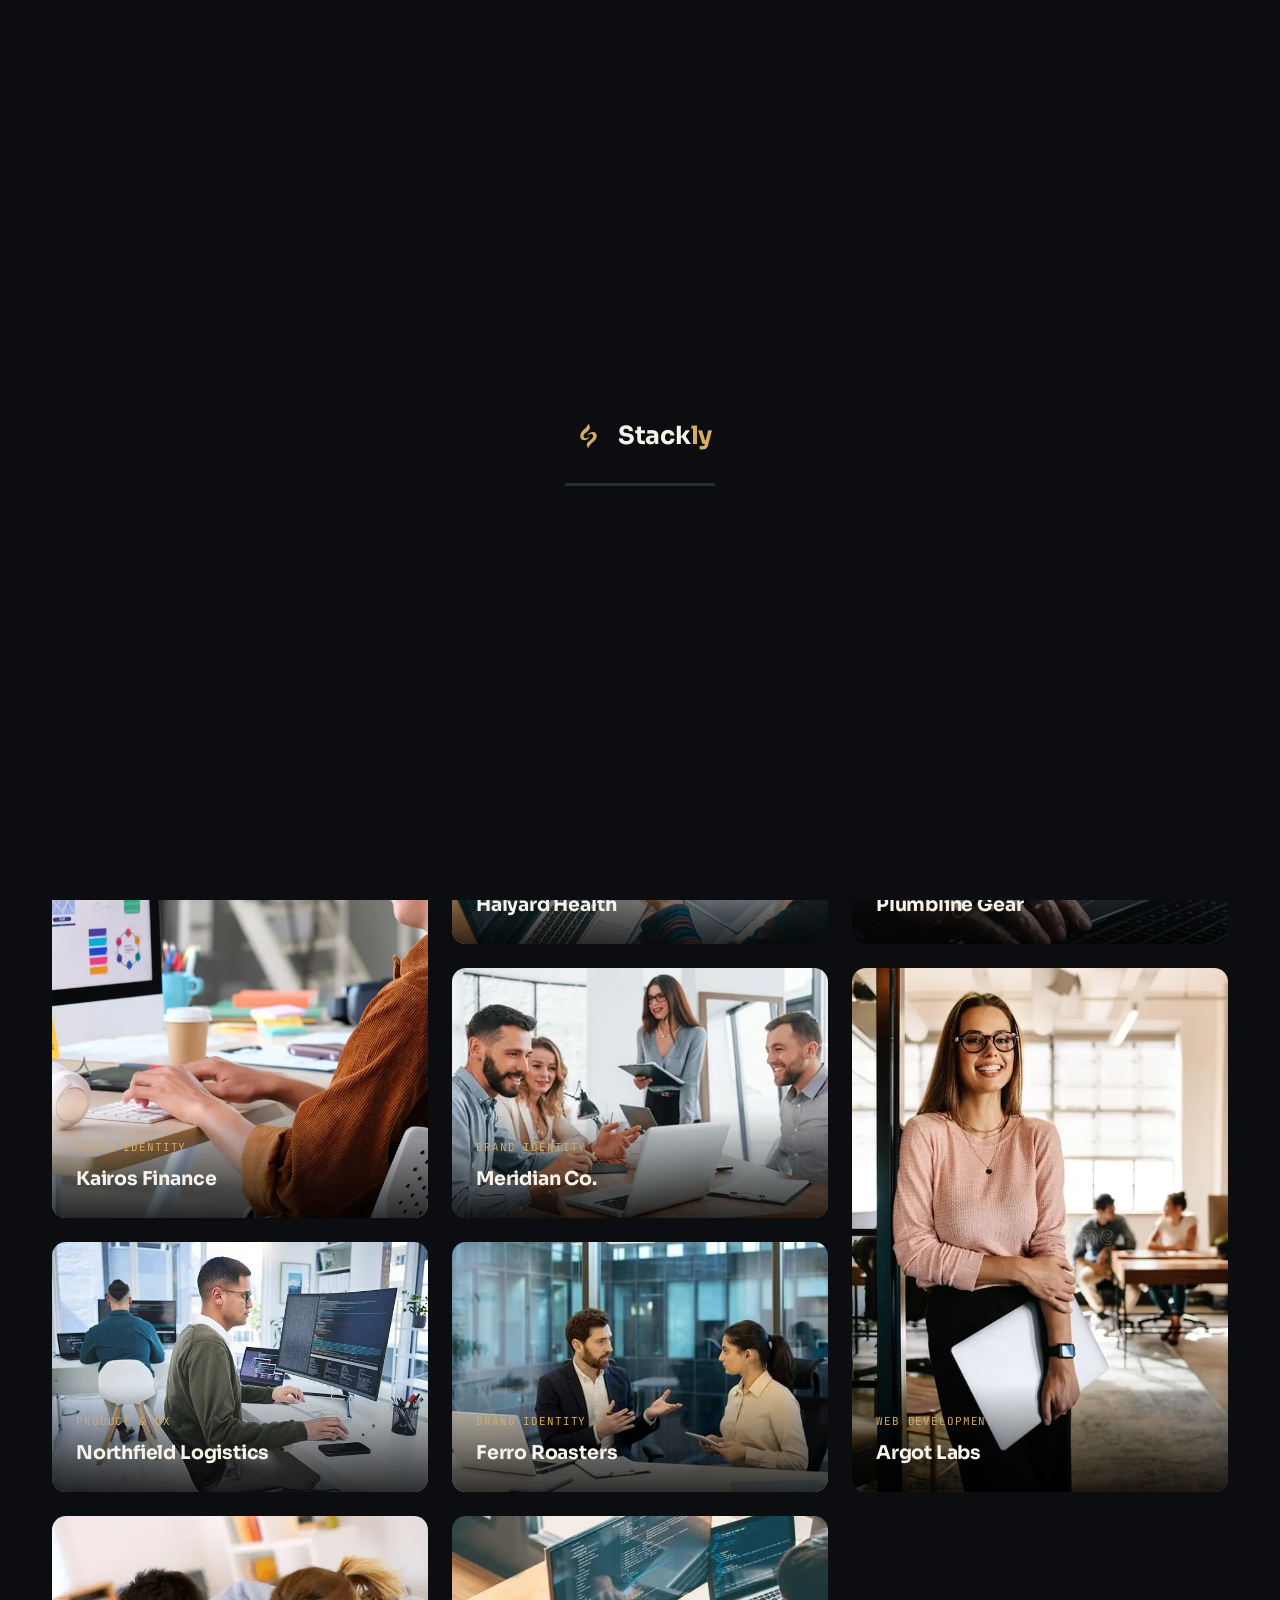
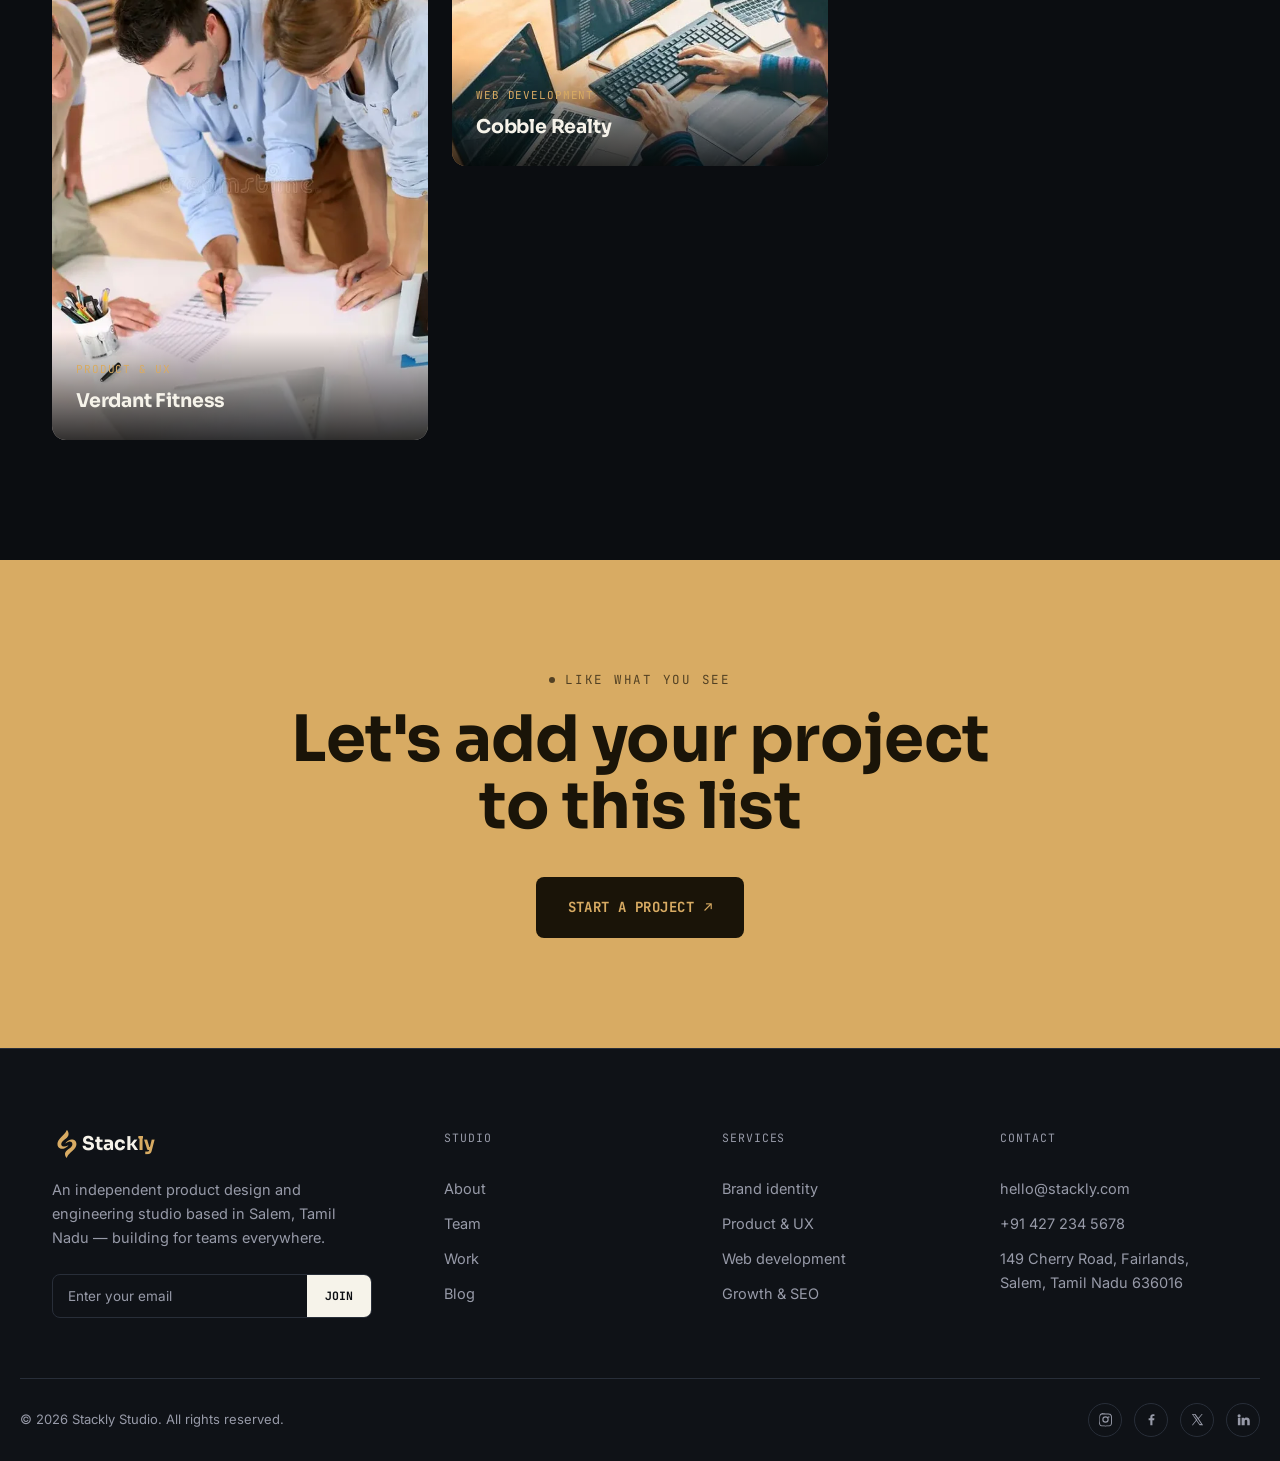
<file: work.html>
<!DOCTYPE html>
<html lang="en">
<head>
<meta charset="UTF-8">
<meta name="viewport" content="width=device-width, initial-scale=1.0">
<title>Work — Stackly Studio</title>
<meta name="description" content="Case studies from Stackly Studio — brand, product and web work for clients across fintech, health and consumer goods.">
<link rel="icon" href="assets/img/stackly-logo.svg" type="image/svg+xml">
<link rel="preconnect" href="https://fonts.googleapis.com">
<link rel="preconnect" href="https://fonts.gstatic.com" crossorigin>
<link href="https://fonts.googleapis.com/css2?family=Sora:wght@400;500;600;700;800&family=Inter:wght@400;500;600&family=JetBrains+Mono:wght@400;500;700&display=swap" rel="stylesheet">
<link rel="stylesheet" href="assets/css/style.css?v=2">
</head>
<body class="has-hero-photo">
<div class="page-loader" id="pageLoader" data-duration="3000">
  <div class="loader-inner">
    <div class="loader-brand">
      <span class="loader-icon-wrap">
        <span class="ripple-ring r1"></span>
        <span class="ripple-ring r2"></span>
        <span class="ripple-ring r3"></span>
        <span class="logo-icon loader-brand-icon" role="img" aria-label="Stackly logo"></span>
      </span>
      <span class="loader-brand-word">Stack<b>ly</b></span>
    </div>
    <div class="loader-bar-track"><span class="loader-bar-fill"></span></div>
  </div>
</div>


<header class="site-header" id="siteHeader">
  <div class="wrap header-inner">
    <a href="index.html" class="logo">
      <span class="logo-icon" role="img" aria-label="Stackly logo"></span>
      <span class="logo-word">Stack<span>ly</span></span>
    </a>
    <nav class="main-nav" id="mainNav">
      <a href="index.html">Home</a>
      <a href="about.html">About</a>
      <a href="services.html">Services</a>
      <a href="work.html" class="active">Work</a>
      <a href="pricing.html">Pricing</a>
      <a href="team.html">Team</a>
      <a href="blog.html">Blog</a>
      <a href="contact.html">Contact</a>
    <a href="signup.html" class="nav-cta-mobile">Start a project ↗</a>
    </nav>
    <div class="header-actions">
      <a href="login.html" class="btn btn-ghost hide-mobile">Log in</a>
      <a href="signup.html" class="btn btn-solid hide-mobile">Start a project <span class="arrow">↗</span></a>
      <button class="nav-toggle" id="navToggle" aria-label="Toggle menu" aria-expanded="false">
        <span></span><span></span><span></span>
      </button>
    </div>
  </div>
</header>

<section class="page-hero ph-work">
  <div class="wrap">
    <p class="crumb"><a href="index.html">Home</a> / <span>Work</span></p>
    <h1>Case studies from<br>the last few years</h1>
    <p>A selection of brand, product and web work built with clients across fintech, healthcare, outdoor gear and logistics.</p>
  </div>
</section>

<section class="section" style="padding-top:90px;">
  <div class="wrap">
    <div class="work-head">
      <p class="eyebrow" style="margin:0;">90+ clients, 180+ shipped products</p>
      <div class="work-filters" id="workFilters">
        <button class="filter-btn active" data-filter="all">All</button>
        <button class="filter-btn" data-filter="brand">Branding</button>
        <button class="filter-btn" data-filter="product">Product</button>
        <button class="filter-btn" data-filter="web">Web</button>
      </div>
    </div>

    <div class="work-grid" id="workGrid">
      <article class="work-card reveal-up" data-cat="brand">
        <img src="assets/img/stackly-w1.webp" alt="Rebrand project cover for a fintech client" loading="lazy">
        <div class="duotone"></div>
        <div class="work-info"><span>Brand identity</span><h3>Kairos Finance</h3></div>
      </article>
      <article class="work-card short reveal-up delay-1" data-cat="web">
        <img src="assets/img/stackly-w2.webp" alt="Website redesign cover for a healthcare client" loading="lazy">
        <div class="duotone"></div>
        <div class="work-info"><span>Web development</span><h3>Halyard Health</h3></div>
      </article>
      <article class="work-card short reveal-up delay-2" data-cat="product">
        <img src="assets/img/stackly-w3.webp" alt="Mobile app interface cover for an outdoor gear client" loading="lazy">
        <div class="duotone"></div>
        <div class="work-info"><span>Product &amp; UX</span><h3>Plumbline Gear</h3></div>
      </article>
      <article class="work-card short reveal-up" data-cat="brand">
        <img src="assets/img/stackly-w4.webp" alt="Packaging and identity cover for a beverage client" loading="lazy">
        <div class="duotone"></div>
        <div class="work-info"><span>Brand identity</span><h3>Meridian Co.</h3></div>
      </article>
      <article class="work-card reveal-up delay-1" data-cat="web">
        <img src="assets/img/stackly-w5.webp" alt="E-commerce site cover for a logistics client" loading="lazy">
        <div class="duotone"></div>
        <div class="work-info"><span>Web development</span><h3>Argot Labs</h3></div>
      </article>
      <article class="work-card short reveal-up delay-2" data-cat="product">
        <img src="assets/img/stackly-w6.webp" alt="Dashboard interface cover for a logistics client" loading="lazy">
        <div class="duotone"></div>
        <div class="work-info"><span>Product &amp; UX</span><h3>Northfield Logistics</h3></div>
      </article>
      <article class="work-card short reveal-up" data-cat="brand">
        <img src="assets/img/stackly-w7.webp" alt="Identity system cover for a coffee client" loading="lazy">
        <div class="duotone"></div>
        <div class="work-info"><span>Brand identity</span><h3>Ferro Roasters</h3></div>
      </article>
      <article class="work-card reveal-up delay-1" data-cat="product">
        <img src="assets/img/stackly-w8.webp" alt="App onboarding flow cover for a fitness client" loading="lazy">
        <div class="duotone"></div>
        <div class="work-info"><span>Product &amp; UX</span><h3>Verdant Fitness</h3></div>
      </article>
      <article class="work-card short reveal-up delay-2" data-cat="web">
        <img src="assets/img/stackly-w9.webp" alt="Marketing site cover for a real estate client" loading="lazy">
        <div class="duotone"></div>
        <div class="work-info"><span>Web development</span><h3>Cobble Realty</h3></div>
      </article>
    </div>
  </div>
</section>

<section class="cta-section">
  <div class="wrap cta-inner">
    <p class="eyebrow light"><span class="eyebrow-dot"></span>Like what you see</p>
    <h2 class="cta-title">Let's add your project<br>to this list</h2>
    <a href="signup.html" class="btn btn-solid lg">Start a project <span class="arrow">↗</span></a>
  </div>
</section>

<footer class="site-footer">
  <div class="wrap footer-top">
    <div class="footer-brand">
      <a href="index.html" class="logo">
        <span class="logo-icon" role="img" aria-label="Stackly logo"></span>
        <span class="logo-word">Stack<span>ly</span></span>
      </a>
      <p>An independent product design and engineering studio based in Salem, Tamil Nadu — building for teams everywhere.</p>
      <form class="newsletter" id="newsletterForm">
        <input type="email" placeholder="Enter your email" aria-label="Email address" required>
        <button type="submit">Join</button>
      </form>
    </div>
    <div class="footer-col">
      <h4>Studio</h4>
      <a href="about.html">About</a>
      <a href="team.html">Team</a>
      <a href="work.html">Work</a>
      <a href="blog.html">Blog</a>
    </div>
    <div class="footer-col">
      <h4>Services</h4>
      <a href="services.html">Brand identity</a>
      <a href="services.html">Product &amp; UX</a>
      <a href="services.html">Web development</a>
      <a href="services.html">Growth &amp; SEO</a>
    </div>
    <div class="footer-col">
      <h4>Contact</h4>
      <a href="mailto:hello@stackly.com">hello@stackly.com</a>
      <a href="tel:+914272345678">+91 427 234 5678</a>
      <span class="footer-address">149 Cherry Road, Fairlands,<br>Salem, Tamil Nadu 636016</span>
    </div>
  </div>
  <div class="wrap footer-bottom">
    <p>© <span id="year"></span> Stackly Studio. All rights reserved.</p>
    <div class="social-links">
      <a href="#" aria-label="Instagram"><svg viewBox="0 0 24 24"><path d="M12 2.2c3.2 0 3.6 0 4.9.1 1.2.1 2 .3 2.4.5.6.2 1 .5 1.5 1 .4.4.7.9 1 1.5.2.4.4 1.2.5 2.4.1 1.3.1 1.7.1 4.9s0 3.6-.1 4.9c-.1 1.2-.3 2-.5 2.4-.2.6-.5 1-1 1.5-.4.4-.9.7-1.5 1-.4.2-1.2.4-2.4.5-1.3.1-1.7.1-4.9.1s-3.6 0-4.9-.1c-1.2-.1-2-.3-2.4-.5-.6-.2-1-.5-1.5-1-.4-.4-.7-.9-1-1.5-.2-.4-.4-1.2-.5-2.4C2.2 15.6 2.2 15.2 2.2 12s0-3.6.1-4.9c.1-1.2.3-2 .5-2.4.2-.6.5-1 1-1.5.4-.4.9-.7 1.5-1 .4-.2 1.2-.4 2.4-.5C8.4 2.2 8.8 2.2 12 2.2zm0 1.8c-3.1 0-3.5 0-4.7.1-1 .1-1.6.2-1.9.4-.5.2-.8.4-1.1.7-.3.3-.5.6-.7 1.1-.1.3-.3.9-.4 1.9-.1 1.2-.1 1.6-.1 4.7s0 3.5.1 4.7c.1 1 .2 1.6.4 1.9.2.5.4.8.7 1.1.3.3.6.5 1.1.7.3.1.9.3 1.9.4 1.2.1 1.6.1 4.7.1s3.5 0 4.7-.1c1-.1 1.6-.2 1.9-.4.5-.2.8-.4 1.1-.7.3-.3.5-.6.7-1.1.1-.3.3-.9.4-1.9.1-1.2.1-1.6.1-4.7s0-3.5-.1-4.7c-.1-1-.2-1.6-.4-1.9-.2-.5-.4-.8-.7-1.1-.3-.3-.6-.5-1.1-.7-.3-.1-.9-.3-1.9-.4-1.2-.1-1.6-.1-4.7-.1zM12 6.9a5.1 5.1 0 1 1 0 10.2 5.1 5.1 0 0 1 0-10.2zm0 1.8a3.3 3.3 0 1 0 0 6.6 3.3 3.3 0 0 0 0-6.6zm5.3-2a1.2 1.2 0 1 1 0 2.4 1.2 1.2 0 0 1 0-2.4z"/></svg></a>
      <a href="#" aria-label="Facebook"><svg viewBox="0 0 24 24"><path d="M13.5 21v-8h2.7l.4-3.1h-3.1V8c0-.9.25-1.5 1.55-1.5H16.7V3.7C16.4 3.66 15.4 3.6 14.2 3.6c-2.4 0-4.1 1.47-4.1 4.16V9.9H7.4V13h2.7v8z"/></svg></a>
      <a href="#" aria-label="X (Twitter)"><svg viewBox="0 0 24 24"><path d="M13.98 10.62 20.28 3h-1.5l-5.47 6.62L8.65 3H3l6.64 9.6L3 21h1.5l5.78-6.99L15.35 21H21l-7.02-10.38zm-2.05 2.48-.67-.96L5.02 4.2h2.3l4.29 6.14.67.96 5.58 7.98h-2.3l-4.63-6.62z"/></svg></a>
      <a href="#" aria-label="LinkedIn"><svg viewBox="0 0 24 24"><path d="M4.98 3.5a2.5 2.5 0 1 1 0 5 2.5 2.5 0 0 1 0-5zM3 9h4v12H3zM9 9h3.8v1.7h.05c.53-.95 1.83-1.96 3.77-1.96C20.9 8.74 22 11 22 14.4V21h-4v-5.7c0-1.36-.02-3.1-1.9-3.1-1.9 0-2.2 1.48-2.2 3v5.8H9z"/></svg></a>
    </div>
  </div>
</footer>

<button class="back-to-top" id="backToTop" aria-label="Back to top">↑</button>
<script src="assets/js/effects.js?v=2"></script>
<script src="assets/js/main.js?v=2"></script>
</body>
</html>
</file>
<file: assets/css/style.css>
/* =========================================================
   STACKLY — design tokens
   Palette derived from the Stackly logomark gold (#c7ad80)
   ========================================================= */
:root{
  --bg: #0b0d11;
  --bg-alt: #0f1217;
  --surface: #171b22;
  --surface-2: #1d2229;
  --line: #282e39;
  --ink: #f6f3ea;
  --muted: #979aa8;

  --gold: #d8ab63;
  --gold-light: #eed6a7;
  --gold-dark: #a97c3d;
  --gold-ink: #1a1408;

  --cream: #f3ead9;
  --cream-ink: #1e1809;
  --cream-line: #ddccac;

  --teal: #5fb6a8;
  --ok: #7fbf8f;
  --warn: #d99a4e;
  --bad: #e07f7f;

  --sidebar-bg: #0a0b0e;
  --sidebar-ink: #f2f2f2;
  --sidebar-muted: #a9abb8;
  --sidebar-hover: #141620;
  --sidebar-label: #565a68;

  --header-scrolled-bg: rgba(11,13,17,.92);

  --font-display: "Sora", "Segoe UI", sans-serif;
  --font-body: "Inter", -apple-system, sans-serif;
  --font-mono: "JetBrains Mono", monospace;

  --radius: 14px;
  --radius-sm: 8px;
  --ease: cubic-bezier(.16,.84,.44,1);
  --shadow-stack: 8px 8px 0 0 rgba(216,171,99,.16), 16px 16px 0 0 rgba(216,171,99,.07);
}

*,*::before,*::after{ box-sizing:border-box; }
html{ scroll-behavior:smooth; overflow-x:hidden; width:100%; }
body{
  margin:0;
  background:var(--bg);
  color:var(--ink);
  font-family:var(--font-body);
  font-size:16px;
  line-height:1.65;
  -webkit-font-smoothing:antialiased;
  overflow-x:hidden;
}
img{ max-width:100%; display:block; }
a{ color:inherit; text-decoration:none; }
ul{ margin:0; padding:0; list-style:none; }
button, input, select, textarea{ font-family:inherit; }
button{ cursor:pointer; background:none; border:none; color:inherit; }
h1,h2,h3,h4{ font-family:var(--font-display); font-weight:700; margin:0; letter-spacing:-.01em; }
p{ margin:0; }
::selection{ background:var(--gold); color:var(--gold-ink); }

@media (prefers-reduced-motion: reduce){
  *{ animation-duration:.001ms !important; animation-iteration-count:1 !important; transition-duration:.001ms !important; scroll-behavior:auto !important; }
}

.wrap{ width:100%; max-width:1240px; margin:0 auto; padding:0 32px; }
:focus-visible{ outline:2px solid var(--gold); outline-offset:3px; }

/* stacked-layers signature: duplicated offset outline behind any element */
.stack{ position:relative; }
.stack::before{
  content:"";
  position:absolute; top:0; right:0; bottom:0; left:0;
  border:1px solid var(--line);
  border-radius:inherit;
  transform:translate(10px,10px);
  z-index:-1;
  transition:transform .3s var(--ease);
}
.stack:hover::before{ transform:translate(14px,14px); }

/* diagonal-cut corner signature (currently unused, kept for future cards) */
.cut{
  clip-path: polygon(18px 0, 100% 0, 100% calc(100% - 18px), calc(100% - 18px) 100%, 0 100%, 0 18px);
}

/* =========================================================
   TYPE / UTILITIES
   ========================================================= */
.eyebrow{
  font-family:var(--font-mono);
  font-size:12.5px;
  letter-spacing:.14em;
  text-transform:uppercase;
  color:var(--gold);
  display:flex; align-items:center; gap:10px;
  margin:0 0 16px;
}
.eyebrow.center{ justify-content:center; }
.eyebrow-dot{ width:6px; height:6px; border-radius:50%; background:var(--gold); animation:dotPulse 2.2s ease-in-out infinite; }
@keyframes dotPulse{
  0%,100%{ box-shadow:0 0 0 4px rgba(216,171,99,.16); }
  50%{ box-shadow:0 0 0 9px rgba(216,171,99,.05); }
}
.section-title{ font-size:clamp(28px,3.6vw,44px); line-height:1.1; }
.section-title.center{ text-align:center; }
.lede{ color:var(--muted); font-size:17px; max-width:48ch; margin:18px 0 0; }
.section-head{ max-width:640px; margin:0 auto 54px; }
.section-head.left{ margin:0 0 54px; }
.section{ padding:120px 0; position:relative; }
.pill{
  display:inline-flex; align-items:center; gap:8px;
  font-family:var(--font-mono); font-size:11.5px; text-transform:uppercase; letter-spacing:.08em;
  padding:6px 14px; border:1px solid var(--line); border-radius:100px; color:var(--muted);
}

/* =========================================================
   BUTTONS
   ========================================================= */
.btn{
  display:inline-flex; align-items:center; gap:10px;
  padding:15px 26px; border-radius:var(--radius-sm);
  font-family:var(--font-mono); font-size:13px; letter-spacing:.03em; text-transform:uppercase;
  white-space:nowrap; position:relative; overflow:hidden;
  transition:transform .3s var(--ease), background .3s, color .3s, border-color .3s, box-shadow .3s;
}
.btn .arrow{ transition:transform .3s var(--ease); display:inline-block; }
.btn:hover .arrow{ transform:translate(3px,-3px); }
.btn-solid{ background:var(--gold); color:var(--gold-ink); font-weight:700; }
.btn-solid:hover{ transform:translateY(-2px); box-shadow:0 10px 30px -10px rgba(216,171,99,.5); }
.btn-line{ border:1px solid var(--line); color:var(--ink); }
.btn-line:hover{ border-color:var(--gold); color:var(--gold); }
.btn-ghost{ color:var(--ink); border-bottom:1px solid var(--line); border-radius:0; padding-left:0; padding-right:0; }
.btn-ghost:hover{ border-color:var(--gold); color:var(--gold); }
.btn.full{ width:100%; justify-content:center; }
.btn.lg{ padding:19px 32px; font-size:14px; }
.btn.sm{ padding:10px 16px; font-size:11.5px; }

/* ripple */
.ripple{
  position:absolute; border-radius:50%; transform:scale(0);
  background:rgba(255,255,255,.35); pointer-events:none;
  animation:rippleAnim .65s ease-out forwards;
}
.btn-line .ripple, .btn-ghost .ripple{ background:rgba(216,171,99,.35); }
@keyframes rippleAnim{ to{ transform:scale(2.6); opacity:0; } }

/* =========================================================
   HEADER
   ========================================================= */
.site-header{
  position:fixed; top:0; left:0; right:0; z-index:100;
  padding:20px 0;
  transition:padding .3s var(--ease), background .3s var(--ease), border-color .3s;
  border-bottom:1px solid transparent;
}
.site-header::before{
  content:""; position:absolute; top:0; left:0; right:0; height:140px; z-index:-1;
  background:linear-gradient(180deg, rgba(6,8,11,.5) 0%, rgba(6,8,11,.22) 55%, transparent 100%);
  opacity:0; transition:opacity .3s var(--ease); pointer-events:none;
}
body.has-hero-photo .site-header::before{ opacity:1; }
.site-header.scrolled::before{ opacity:0; }
.site-header.scrolled{
  padding:13px 0; background:var(--header-scrolled-bg); backdrop-filter:blur(10px); border-bottom-color:var(--line);
}
body.has-hero-photo .site-header:not(.scrolled) .main-nav a{ color:#e9e5d8; }
body.has-hero-photo .site-header:not(.scrolled) .main-nav a:hover,
body.has-hero-photo .site-header:not(.scrolled) .main-nav a.active{ color:#fff; }
body.has-hero-photo .site-header:not(.scrolled) .logo-word{ color:#f3efe4; }
body.has-hero-photo .site-header:not(.scrolled) .btn-ghost{ color:#f3efe4; border-color:rgba(243,239,228,.4); }
body.has-hero-photo .site-header:not(.scrolled) .nav-toggle span{ background:#f3efe4; }
/* the open mobile drawer has its own solid background, so it always needs
   normal theme-based text colors, even on photo-hero pages before scroll */
.main-nav.open a{ color:var(--ink) !important; }
.main-nav.open a:hover, .main-nav.open a.active{ color:var(--gold) !important; }
.header-inner{ display:flex; align-items:center; justify-content:space-between; gap:24px; }
.logo{ display:flex; align-items:center; gap:0; font-family:var(--font-display); font-weight:700; font-size:19px; }
.logo-icon{
  display:inline-block; flex-shrink:0;
  width:30px; height:30px;
  background-color:var(--gold);
  -webkit-mask-image:url('../img/stackly-logo.svg'); mask-image:url('../img/stackly-logo.svg');
  -webkit-mask-size:contain; mask-size:contain;
  -webkit-mask-repeat:no-repeat; mask-repeat:no-repeat;
  -webkit-mask-position:center; mask-position:center;
  transition:transform .45s var(--ease), background-color .3s;
}
.logo:hover .logo-icon{ transform:rotate(-10deg) scale(1.1); }
.logo-word{ color:var(--ink); }
.logo-word span{ color:var(--gold); }

.main-nav{ display:flex; gap:32px; font-size:14.5px; }
.main-nav a{ position:relative; color:var(--muted); transition:color .25s; padding:4px 0; }
.main-nav a::after{ content:""; position:absolute; left:0; bottom:-4px; width:0; height:1px; background:var(--gold); transition:width .25s var(--ease); }
.main-nav a:hover, .main-nav a.active{ color:var(--ink); }
.main-nav a:hover::after, .main-nav a.active::after{ width:100%; }
.nav-cta-mobile{ display:none; }

.header-actions{ display:flex; align-items:center; gap:18px; }

.nav-toggle{ display:none; flex-direction:column; gap:5px; width:26px; }
.nav-toggle span{ height:2px; background:var(--ink); width:100%; transition:transform .3s var(--ease), opacity .3s; }
.nav-toggle.open span:nth-child(1){ transform:translateY(7px) rotate(45deg); }
.nav-toggle.open span:nth-child(2){ opacity:0; }
.nav-toggle.open span:nth-child(3){ transform:translateY(-7px) rotate(-45deg); }

/* =========================================================
   PAGE HERO (interior pages)
   ========================================================= */
.page-hero{
  padding:172px 0 90px;
  border-bottom:1px solid var(--line);
  position:relative;
  overflow:hidden;
  background-size:cover; background-position:center; background-repeat:no-repeat;
}
.page-hero::before{
  content:""; position:absolute; top:0; right:0; bottom:0; left:0; z-index:0;
  background:radial-gradient(circle at 85% 0%, rgba(216,171,99,.10), transparent 45%);
  pointer-events:none;
}
.page-hero::after{
  content:""; position:absolute; top:0; right:0; bottom:0; left:0; z-index:0;
  background:linear-gradient(180deg, rgba(6,8,11,.90) 0%, rgba(6,8,11,.78) 45%, rgba(6,8,11,.95) 100%);
  pointer-events:none;
}
.page-hero .wrap{ position:relative; z-index:1; }
.page-hero .crumb, .page-hero h1, .page-hero p{ color:#f3efe4; }
.page-hero .crumb{ color:#c7c2b4; }
.page-hero .crumb{
  font-family:var(--font-mono); font-size:12px; text-transform:uppercase; letter-spacing:.1em; color:var(--muted); margin-bottom:18px;
}
.page-hero .crumb span{ color:var(--gold); }
.page-hero h1{ font-size:clamp(34px,5vw,58px); line-height:1.05; max-width:16ch; }
.page-hero p{ color:var(--muted); font-size:17px; max-width:56ch; margin-top:20px; }

/* =========================================================
   HOME HERO
   ========================================================= */
.hero{ position:relative; padding:168px 0 100px; overflow:hidden; }
.hero-noise{ position:absolute; top:0; right:0; bottom:0; left:0; pointer-events:none; overflow:hidden; }
.hero-noise::before, .hero-noise::after{
  content:""; position:absolute; width:540px; height:540px; border-radius:50%;
  background:radial-gradient(circle, rgba(216,171,99,.16), transparent 70%);
  filter:blur(6px);
  animation:floatBlob 16s ease-in-out infinite;
}
.hero-noise::before{ top:-160px; left:-140px; }
.hero-noise::after{ bottom:-200px; right:-160px; animation-delay:-8s; animation-duration:20s; }
@keyframes floatBlob{
  0%,100%{ transform:translate(0,0) scale(1); }
  50%{ transform:translate(50px,36px) scale(1.15); }
}
.hero-grid{ position:relative; display:grid; grid-template-columns:1.05fr .95fr; gap:60px; align-items:center; }
.hero-grid > *{ min-width:0; }
.hero-title{ font-size:clamp(38px,5.4vw,68px); line-height:1.04; margin-bottom:24px; overflow-wrap:break-word; }
.hero-title .accent{ color:var(--gold); }
.hero-sub{ color:var(--muted); font-size:18px; max-width:48ch; margin-bottom:36px; }
.hero-cta-row{ display:flex; align-items:center; gap:28px; flex-wrap:wrap; }

.hero-visual{ position:relative; max-width:420px; margin-left:auto; }
.hero-frame{ position:relative; aspect-ratio:3/2; overflow:hidden; background:var(--surface); border-radius:var(--radius); border:1px solid var(--line); }
.hero-frame img{ width:100%; height:100%; object-fit:cover; }
.duotone{ display:none; }
.hero-stat{
  position:absolute; bottom:-24px; left:-24px; background:var(--surface); border:1px solid var(--line); border-radius:var(--radius-sm);
  padding:18px 20px; display:flex; flex-direction:column; gap:4px; min-width:160px; box-shadow:0 20px 40px -20px rgba(0,0,0,.5);
}
.stat-num{ font-family:var(--font-display); font-size:30px; font-weight:700; color:var(--gold); }
.stat-label{ font-size:12px; color:var(--muted); line-height:1.35; }

.hero-badge{
  position:absolute; top:-26px; right:-26px; width:104px; height:104px; background:var(--surface);
  border:1px solid var(--line); border-radius:50%; display:flex; align-items:center; justify-content:center;
  animation:floatY 4.5s ease-in-out infinite;
}
.hero-badge .logo-icon{ width:40px; height:40px; animation:spin 14s linear infinite; }
@keyframes spin{ to{ transform:rotate(360deg); } }
@keyframes floatY{ 0%,100%{ transform:translateY(0); } 50%{ transform:translateY(-10px); } }

.trust-row{ display:flex; align-items:center; gap:26px; margin-top:52px; flex-wrap:wrap; }
.trust-row span:first-child{ font-family:var(--font-mono); font-size:11px; letter-spacing:.1em; text-transform:uppercase; color:var(--muted); flex-shrink:0; }
.trust-logos-static{ display:flex; gap:26px; flex-wrap:wrap; font-family:var(--font-display); font-weight:700; color:var(--muted); opacity:.75; font-size:16px; }
.trust-logos-mask{ display:none; }
.trust-logos{ display:flex; gap:34px; width:max-content; font-family:var(--font-display); font-weight:700; color:var(--muted); opacity:.75; font-size:16px; }

/* =========================================================
   MARQUEE
   ========================================================= */
.marquee-strip{ background:var(--gold); color:var(--gold-ink); overflow:hidden; padding:15px 0; }
.marquee-strip:hover .marquee-track{ animation-play-state:paused; }
.trust-logos-mask:hover .trust-logos{ animation-play-state:paused; }
.partners:hover .partners-track{ animation-play-state:paused; }
.marquee-track{
  display:flex; align-items:center; gap:22px; white-space:nowrap; width:max-content;
  animation:marquee 26s linear infinite; font-family:var(--font-display); font-weight:700; font-size:19px; text-transform:uppercase;
}
.marquee-track i{ font-style:normal; opacity:.55; font-size:15px; }
@keyframes marquee{ from{ transform:translateX(0); } to{ transform:translateX(-50%); } }

/* =========================================================
   GRID CARDS (services, features)
   ========================================================= */
.services-grid{ display:grid; grid-template-columns:repeat(4,1fr); gap:1px; background:var(--line); border:1px solid var(--line); border-radius:var(--radius); overflow:hidden; }
.service-card{ background:var(--bg); padding:36px 28px; transition:background .35s var(--ease); display:flex; flex-direction:column; }
.service-card:hover{ background:var(--surface); }
.service-num{ font-family:var(--font-mono); color:var(--gold); font-size:13px; margin-bottom:24px; }
.service-card h3{ font-size:20px; margin-bottom:10px; }
.service-card p{ color:var(--muted); font-size:14.5px; margin-bottom:20px; flex-grow:1; }
.card-link{ font-family:var(--font-mono); font-size:12px; letter-spacing:.06em; text-transform:uppercase; color:var(--ink); display:inline-flex; align-items:center; gap:8px; }
.card-link .arrow{ transition:transform .3s var(--ease); }
.card-link:hover .arrow{ transform:translate(3px,-3px); }
.card-link:hover{ color:var(--gold); }

/* generic 3-col feature/value cards used on about/services pages */
.value-grid{ display:grid; grid-template-columns:repeat(3,1fr); gap:26px; }
.value-card{ background:var(--surface); border:1px solid var(--line); border-radius:var(--radius); padding:32px 28px; transition:transform .35s var(--ease), box-shadow .35s var(--ease), border-color .3s; }
.value-card:hover{ transform:translateY(-8px); box-shadow:0 24px 46px -24px rgba(0,0,0,.55); border-color:rgba(216,171,99,.35); }
.value-card .ic{
  width:46px; height:46px; border-radius:10px; background:rgba(216,171,99,.12); color:var(--gold);
  display:flex; align-items:center; justify-content:center; margin-bottom:20px; font-size:20px;
  transition:transform .35s var(--ease);
}
.value-card:hover .ic{ transform:scale(1.12) rotate(-6deg); }
.value-card h3{ font-size:18px; margin-bottom:10px; }
.value-card p{ color:var(--muted); font-size:14.5px; }

/* =========================================================
   ABOUT / SPLIT SECTIONS
   ========================================================= */
.split{ background:var(--bg-alt); position:relative; overflow:hidden; }
.split::before{
  content:""; position:absolute; top:0; right:0; bottom:0; left:0; pointer-events:none; z-index:0;
  background:radial-gradient(circle at 90% 8%, rgba(216,171,99,.08), transparent 40%);
}
.split > .wrap{ position:relative; z-index:1; }
.split-grid{ display:grid; grid-template-columns:.85fr 1.15fr; gap:76px; align-items:center; }
.split-grid > *{ min-width:0; }
.split-grid.reverse{ grid-template-columns:1.15fr .85fr; }
.split-grid.reverse .split-visual{ order:2; }
.split-visual{ position:relative; }
.split-frame{ aspect-ratio:3/2; overflow:hidden; position:relative; background:var(--surface); border-radius:var(--radius); border:1px solid var(--line); }
.split-frame img{ width:100%; height:100%; object-fit:cover; }
.split-float{
  position:absolute; bottom:-22px; right:-22px; background:var(--gold); color:var(--gold-ink);
  padding:18px 22px; border-radius:var(--radius-sm); display:flex; flex-direction:column; gap:2px;
}
.split-float .stat-num{ color:var(--gold-ink); }
.split-float .stat-label{ color:var(--gold-ink); opacity:.75; }

.bars{ margin:8px 0 30px; display:flex; flex-direction:column; gap:16px; }
.bar-label{ display:flex; justify-content:space-between; font-family:var(--font-mono); font-size:12px; margin-bottom:8px; color:var(--muted); }
.bar-label span:last-child{ color:var(--ink); }
.bar-track{ height:3px; background:var(--line); border-radius:2px; position:relative; }
.bar-fill{ position:absolute; left:0; top:0; height:100%; background:var(--gold); width:0; border-radius:2px; transition:width 1.4s var(--ease); }

/* =========================================================
   TIMELINE (about page)
   ========================================================= */
.timeline{ display:flex; flex-direction:column; gap:0; border-left:1px solid var(--line); margin-left:8px; }
.tl-item{ position:relative; padding:0 0 44px 34px; }
.tl-item:last-child{ padding-bottom:0; }
.tl-item::before{ content:""; position:absolute; left:-5px; top:4px; width:9px; height:9px; border-radius:50%; background:var(--gold); }
.tl-year{ font-family:var(--font-mono); font-size:12px; color:var(--gold); margin-bottom:6px; display:block; }
.tl-item h4{ font-size:18px; margin-bottom:8px; }
.tl-item p{ color:var(--muted); font-size:14.5px; max-width:56ch; }

/* =========================================================
   WORK / PORTFOLIO
   ========================================================= */
.work-head{ display:flex; justify-content:space-between; align-items:flex-end; flex-wrap:wrap; gap:24px; margin-bottom:50px; }
.work-filters{ display:flex; gap:10px; flex-wrap:wrap; }
.filter-btn{ border:1px solid var(--line); padding:9px 16px; border-radius:100px; font-family:var(--font-mono); font-size:11.5px; text-transform:uppercase; letter-spacing:.05em; color:var(--muted); transition:all .25s; position:relative; overflow:hidden; }
.filter-btn:hover{ color:var(--ink); border-color:var(--gold); }
.filter-btn.active{ background:var(--gold); color:var(--gold-ink); border-color:var(--gold); }

.work-grid{ display:grid; grid-template-columns:repeat(3,1fr); grid-auto-rows:250px; gap:24px; }
.work-card{ position:relative; overflow:hidden; grid-row:span 2; background:var(--surface); border-radius:var(--radius); transition:opacity .35s; }
.work-card.short{ grid-row:span 1; }
.work-card img{ width:100%; height:100%; object-fit:cover; transition:transform .6s var(--ease); }
.work-card:hover img{ transform:scale(1.06); }
.work-info{ position:absolute; left:0; right:0; bottom:0; padding:22px 24px; background:linear-gradient(0deg, rgba(0,0,0,.8), transparent); }
.work-info span{ font-family:var(--font-mono); font-size:11px; text-transform:uppercase; letter-spacing:.08em; color:var(--gold); }
.work-info h3{ font-size:19px; margin-top:6px; }
.work-card.hide{ display:none; }

/* =========================================================
   PRICING
   ========================================================= */
.pricing-grid{ display:grid; grid-template-columns:repeat(3,1fr); gap:26px; align-items:stretch; }
.price-card{ border:1px solid var(--line); border-radius:var(--radius); padding:36px 30px; display:flex; flex-direction:column; position:relative; background:var(--bg); transition:transform .35s var(--ease), box-shadow .35s var(--ease); }
.price-card:hover{ transform:translateY(-8px); box-shadow:0 26px 50px -26px rgba(0,0,0,.6); }
.price-card.featured{ background:var(--surface); border-color:var(--gold); transform:translateY(-14px); position:relative; overflow:hidden; }
.price-card.featured::before{
  content:""; position:absolute; top:0; left:-60%; width:40%; height:100%;
  background:linear-gradient(90deg, transparent, rgba(216,171,99,.14), transparent);
  animation:shimmerSweep 4.5s ease-in-out infinite;
}
@keyframes shimmerSweep{ 0%{ left:-60%; } 60%,100%{ left:130%; } }
.price-card.featured:hover{ transform:translateY(-22px); }
.price-tag{ position:absolute; top:-13px; right:30px; background:var(--gold); color:var(--gold-ink); font-family:var(--font-mono); font-size:11px; text-transform:uppercase; letter-spacing:.06em; padding:5px 12px; border-radius:100px; }
.price-name{ font-family:var(--font-mono); text-transform:uppercase; letter-spacing:.08em; color:var(--muted); font-size:12px; margin-bottom:14px; }
.price-value{ font-family:var(--font-display); font-size:36px; font-weight:700; margin-bottom:12px; }
.price-value span{ font-family:var(--font-body); font-size:14px; color:var(--muted); font-weight:400; }
.price-desc{ color:var(--muted); font-size:14.5px; margin-bottom:24px; }
.price-list{ display:flex; flex-direction:column; gap:12px; margin-bottom:30px; flex-grow:1; }
.price-list li{ font-size:14.5px; padding-left:22px; position:relative; }
.price-list li::before{ content:"✓"; position:absolute; left:0; top:0; color:var(--gold); font-size:13px; }
.price-list li.off{ color:var(--muted); text-decoration:line-through; opacity:.6; }
.price-list li.off::before{ content:"–"; }

.faq{ max-width:760px; margin:80px auto 0; }
.faq-item{ border-bottom:1px solid var(--line); padding:22px 0; }
.faq-item summary{ cursor:pointer; font-family:var(--font-display); font-weight:600; font-size:16.5px; display:flex; justify-content:space-between; align-items:center; list-style:none; }
.faq-item summary::-webkit-details-marker{ display:none; }
.faq-item summary::after{ content:"+"; color:var(--gold); font-size:20px; transition:transform .3s; }
.faq-item[open] summary::after{ transform:rotate(45deg); }
.faq-item p{ color:var(--muted); font-size:14.5px; margin-top:14px; max-width:64ch; }

/* =========================================================
   TEAM
   ========================================================= */
.team-grid{ display:grid; grid-template-columns:repeat(4,1fr); gap:30px; }
.team-card{ text-align:center; }
.team-photo{ aspect-ratio:5/6; overflow:hidden; position:relative; margin-bottom:18px; background:var(--surface); border-radius:var(--radius); }
.team-photo img{ width:100%; height:100%; object-fit:cover; transition:transform .6s var(--ease); }
.team-card:hover .team-photo img{ transform:scale(1.08); }
.team-card h3{ font-size:17px; margin-bottom:4px; }
.team-card p{ font-size:13px; color:var(--muted); }
.team-social{ display:flex; justify-content:center; gap:10px; margin-top:12px; }
.team-social a{ width:28px; height:28px; border:1px solid var(--line); border-radius:50%; display:flex; align-items:center; justify-content:center; font-size:11px; color:var(--muted); transition:all .2s; }
.team-social a:hover{ border-color:var(--gold); color:var(--gold); }

/* =========================================================
   TESTIMONIALS
   ========================================================= */
.testi-grid{ display:grid; grid-template-columns:.7fr 1.3fr; gap:70px; align-items:center; }
.testi-grid > *{ min-width:0; }
.testi-frame{ aspect-ratio:4/5; overflow:hidden; position:relative; background:var(--surface); border-radius:var(--radius); border:1px solid var(--line); }
.testi-frame img{ width:100%; height:100%; object-fit:cover; }
.testi-track{ position:relative; min-height:150px; margin:10px 0 28px; }
.testi-slide{ margin:0; position:absolute; top:0; right:0; bottom:0; left:0; opacity:0; visibility:hidden; transform:translateY(10px); transition:opacity .5s var(--ease), transform .5s var(--ease), visibility .5s; }
.testi-slide.active{ opacity:1; visibility:visible; transform:translateY(0); position:relative; }
.testi-slide p{ font-family:var(--font-display); font-size:23px; font-weight:500; line-height:1.4; margin-bottom:20px; }
.testi-slide cite{ font-style:normal; font-family:var(--font-mono); font-size:12px; color:var(--muted); text-transform:uppercase; letter-spacing:.04em; }
.testi-nav{ display:flex; align-items:center; gap:20px; }
.testi-nav button{ width:38px; height:38px; border:1px solid var(--line); border-radius:50%; display:flex; align-items:center; justify-content:center; transition:all .25s; }
.testi-nav button:hover{ border-color:var(--gold); color:var(--gold); }
.testi-dots{ display:flex; gap:8px; }
.testi-dots span{ width:7px; height:7px; border-radius:50%; background:var(--line); cursor:pointer; transition:background .25s, transform .25s; }
.testi-dots span.active{ background:var(--gold); transform:scale(1.3); }

/* =========================================================
   BLOG
   ========================================================= */
.journal-grid{ display:grid; grid-template-columns:repeat(3,1fr); gap:30px; }
.journal-img{ aspect-ratio:7/5; overflow:hidden; position:relative; margin-bottom:20px; background:var(--surface); border-radius:var(--radius); }
.journal-img img{ width:100%; height:100%; object-fit:cover; transition:transform .6s var(--ease); }
.journal-card:hover .journal-img img{ transform:scale(1.06); }
.journal-date{ position:absolute; top:16px; left:16px; background:var(--gold); color:var(--gold-ink); font-family:var(--font-mono); font-size:11px; padding:6px 12px; border-radius:100px; }
.journal-cat{ font-family:var(--font-mono); font-size:11.5px; text-transform:uppercase; letter-spacing:.08em; color:var(--gold); margin-bottom:10px; }
.journal-card h3{ font-size:18px; margin-bottom:14px; line-height:1.3; }
.journal-card p{ color:var(--muted); font-size:14px; margin-bottom:16px; }

.blog-layout{ display:grid; grid-template-columns:2.2fr 1fr; gap:60px; }
.blog-sidebar{ display:flex; flex-direction:column; gap:40px; }
.side-card{ background:var(--surface); border:1px solid var(--line); border-radius:var(--radius); padding:26px; transition:transform .3s var(--ease), box-shadow .3s var(--ease); }
.side-card:hover{ transform:translateY(-5px); box-shadow:0 18px 36px -20px rgba(0,0,0,.5); }
.side-card h4{ font-size:14px; text-transform:uppercase; letter-spacing:.06em; font-family:var(--font-mono); color:var(--muted); margin-bottom:18px; }
.tag-list{ display:flex; flex-wrap:wrap; gap:8px; }
.tag-list a{ border:1px solid var(--line); border-radius:100px; padding:7px 14px; font-size:12.5px; color:var(--muted); transition:all .2s; }
.tag-list a:hover{ color:var(--gold); border-color:var(--gold); }
.mini-post{ display:flex; gap:14px; margin-bottom:16px; align-items:center; }
.mini-post img{ width:56px; height:56px; object-fit:cover; border-radius:8px; }
.mini-post .mini-post-date{ font-family:var(--font-mono); font-size:11px; color:var(--gold); }
.mini-post h5{ font-size:13.5px; margin-top:4px; line-height:1.3; }

/* =========================================================
   CONTACT
   ========================================================= */
.contact-grid{ display:grid; grid-template-columns:.9fr 1.1fr; gap:60px; align-items:flex-start; }
.contact-grid > *{ min-width:0; }
.contact-info-list{ display:flex; flex-direction:column; gap:22px; margin-top:30px; }
.contact-info-item{ display:flex; gap:16px; align-items:flex-start; }
.contact-info-item .ic{ width:44px; height:44px; border-radius:10px; background:rgba(216,171,99,.12); color:var(--gold); display:flex; align-items:center; justify-content:center; font-size:18px; flex-shrink:0; transition:transform .3s var(--ease); }
.contact-info-item:hover .ic{ transform:translateY(-4px) scale(1.08); }
.contact-info-item h4{ font-size:15px; margin-bottom:4px; }
.contact-info-item p{ color:var(--muted); font-size:14.5px; }
.contact-info-item a{ color:var(--muted); transition:color .2s; }
.contact-info-item a:hover{ color:var(--gold); }

.contact-form{ background:var(--surface); border:1px solid var(--line); border-radius:var(--radius); padding:36px; }
.form-row{ display:grid; grid-template-columns:1fr 1fr; gap:18px; margin-bottom:18px; }
.field{ display:flex; flex-direction:column; gap:8px; margin-bottom:18px; }
.field.has-error input,
.field.has-error textarea,
.field.has-error select{
  border-color: var(--bad) !important;
  background: rgba(224,127,127,.06);
}
.field-error-msg{
  display:none; color: var(--bad); font-size:12.5px; margin-top:-2px;
}
.field.has-error .field-error-msg{ display:block; }
.newsletter.has-error{ border-color: var(--bad); }
.newsletter.has-error input::placeholder{ color: var(--bad); }
.field label{ font-family:var(--font-mono); font-size:11.5px; text-transform:uppercase; letter-spacing:.06em; color:var(--muted); }
.field input, .field textarea, .field select{
  background:var(--bg); border:1px solid var(--line); border-radius:var(--radius-sm); padding:13px 14px; color:var(--ink); font-size:14.5px;
  transition:border-color .2s;
}
.field input:focus, .field textarea:focus, .field select:focus{ outline:none; border-color:var(--gold); }
.field textarea{ resize:vertical; min-height:120px; }

.map-frame{ margin-top:60px; border-radius:var(--radius); overflow:hidden; border:1px solid var(--line); filter:grayscale(.35) contrast(1.05); }
.map-frame iframe{ width:100%; height:420px; border:0; display:block; }

/* =========================================================
   CTA BAND
   ========================================================= */
.cta-section{ background:var(--gold); color:var(--gold-ink); padding:110px 0; text-align:center; }
.cta-inner .eyebrow{ color:var(--gold-ink); justify-content:center; opacity:.7; }
.cta-inner .eyebrow-dot{ background:var(--gold-ink); box-shadow:none; }
.cta-title{ font-size:clamp(32px,5.6vw,64px); line-height:1.05; color:var(--gold-ink); margin:8px 0 36px; }
.cta-section .btn-solid{ background:var(--gold-ink); color:var(--gold); }

/* =========================================================
   FOOTER — monochrome
   ========================================================= */
.site-footer{ background:var(--bg-alt); padding:80px 0 0; border-top:1px solid var(--line); }
.footer-top{ display:grid; grid-template-columns:1.5fr 1fr 1fr 1fr; gap:50px; padding-bottom:60px; border-bottom:1px solid var(--line); }
.footer-brand .logo{ margin-bottom:18px; }
.footer-brand p{ color:var(--muted); font-size:14.5px; margin:0 0 24px; max-width:32ch; }
.newsletter{ display:flex; border:1px solid var(--line); border-radius:var(--radius-sm); overflow:hidden; max-width:320px; }
.newsletter input{ flex-grow:1; background:none; border:none; padding:13px 15px; color:var(--ink); font-size:13.5px; }
.newsletter input::placeholder{ color:var(--muted); }
.newsletter button{ background:var(--ink); color:var(--bg); font-family:var(--font-mono); font-size:11.5px; text-transform:uppercase; padding:0 18px; font-weight:700; }
.footer-col h4{ font-family:var(--font-mono); font-size:11.5px; text-transform:uppercase; letter-spacing:.08em; color:var(--muted); margin-bottom:18px; font-weight:400; }
.footer-col{ display:flex; flex-direction:column; gap:11px; }
.footer-col a{ font-size:14.5px; color:var(--muted); transition:color .2s; }
.footer-col a:hover{ color:var(--gold); }
.footer-address{ font-size:14.5px; color:var(--muted); }

.footer-bottom{ display:flex; justify-content:space-between; align-items:center; padding:24px 0; font-size:13px; color:var(--muted); flex-wrap:wrap; gap:14px; }
.social-links{ display:flex; gap:12px; }
.social-links a{
  width:34px; height:34px; border:1px solid var(--line); border-radius:50%;
  display:flex; align-items:center; justify-content:center; color:var(--muted); transition:all .2s;
}
.social-links a:hover{ border-color:var(--gold); color:var(--gold); transform:translateY(-2px); }
.social-links svg{ width:15px; height:15px; fill:currentColor; }

/* =========================================================
   BACK TO TOP
   ========================================================= */
.back-to-top{
  position:fixed; right:26px; bottom:26px; width:46px; height:46px; background:var(--gold); color:var(--gold-ink);
  display:flex; align-items:center; justify-content:center; font-size:18px; border-radius:50%;
  opacity:0; visibility:hidden; transform:translateY(10px); transition:opacity .3s, transform .3s, visibility .3s; z-index:90;
}
.back-to-top.show{ opacity:1; visibility:visible; transform:translateY(0); }

/* =========================================================
   REVEAL
   ========================================================= */
.reveal-up{ opacity:0; transform:translateY(24px); transition:opacity .8s var(--ease), transform .8s var(--ease); }
.reveal-up.in-view{ opacity:1; transform:translateY(0); }
.delay-1{ transition-delay:.1s; }
.delay-2{ transition-delay:.2s; }
.delay-3{ transition-delay:.3s; }
.hide-mobile{ display:inline-flex; }

/* =========================================================
   TOAST
   ========================================================= */
.toast{
  position:fixed; top:100px; left:50%; transform:translateX(-50%) translateY(-20px);
  background:var(--surface); border:1px solid var(--gold); color:var(--ink);
  padding:14px 22px; border-radius:var(--radius-sm); font-size:14px; z-index:999;
  opacity:0; visibility:hidden; transition:opacity .3s, transform .3s, visibility .3s;
  display:flex; align-items:center; gap:10px;
}
.toast.show{ opacity:1; visibility:visible; transform:translateX(-50%) translateY(0); }
.toast::before{ content:"✓"; color:var(--gold); font-weight:700; }

/* =========================================================
   RESPONSIVE
   ========================================================= */
@media (max-width:1080px){
  .services-grid{ grid-template-columns:repeat(2,1fr); }
  .team-grid{ grid-template-columns:repeat(2,1fr); }
  .value-grid{ grid-template-columns:1fr 1fr; }
  .blog-layout{ grid-template-columns:1fr; }
}
@media (max-width:900px){
  .main-nav{
    position:fixed; top:0; right:0; height:100vh; width:min(78vw,320px); background:var(--bg-alt);
    border-left:1px solid var(--line); flex-direction:column; justify-content:center; gap:28px; padding:40px;
    transform:translateX(100%); transition:transform .4s var(--ease); z-index:99;
  }
  .main-nav.open{ transform:translateX(0); }
  .main-nav a{ font-size:19px; color:var(--ink); }
  .nav-toggle{ display:flex; z-index:101; }
  .hide-mobile{ display:none; }
  .nav-cta-mobile{
    display:inline-flex; align-items:center; justify-content:center; gap:10px;
    margin-top:10px; padding:15px 26px; border-radius:var(--radius-sm);
    background:var(--gold); color:var(--gold-ink); font-family:var(--font-mono);
    font-size:13px; letter-spacing:.03em; text-transform:uppercase; font-weight:700;
  }

  .hero-grid{ grid-template-columns:1fr; }
  .hero-visual{ display:none; }
  .hero{ padding-top:126px; }

  .trust-row{ display:none; }

  .split-grid, .split-grid.reverse{ grid-template-columns:1fr; }
  .split-grid.reverse .split-visual{ order:-1; }
  .testi-grid{ grid-template-columns:1fr; }
  .contact-grid{ grid-template-columns:1fr; }
  .form-row{ grid-template-columns:1fr; }

  .pricing-grid{ grid-template-columns:1fr; }
  .price-card.featured{ transform:none; }
  .value-grid{ grid-template-columns:1fr; }

  .work-grid{ grid-template-columns:repeat(2,1fr); }
  .journal-grid{ grid-template-columns:1fr; }

  .footer-top{ grid-template-columns:1fr 1fr; gap:36px; }
  .footer-brand{ grid-column:1/-1; }
}
@media (max-width:600px){
  .wrap{ padding:0 20px; }
  .section{ padding:84px 0; }
  .page-hero{ padding:150px 0 70px; }
  .services-grid{ grid-template-columns:1fr; }
  .team-grid{ grid-template-columns:1fr 1fr; gap:16px; }
  .work-grid{ grid-template-columns:1fr; }
  .footer-top{ grid-template-columns:1fr; text-align:center; }
  .footer-brand{ display:flex; flex-direction:column; align-items:center; }
  .footer-brand .logo{ justify-content:center; }
  .footer-brand p{ max-width:38ch; }
  .newsletter{ max-width:320px; width:100%; }
  .footer-col{ align-items:center; }
  .footer-bottom{ flex-direction:column; text-align:center; justify-content:center; }
  .social-links{ justify-content:center; }
  .hero-badge{ display:none; }
  .hero-stat{ left:0; bottom:-30px; }
}

/* =========================================================
   HOME — three signature sections (process / compare / bignum)
   ========================================================= */

/* ---- 1. Process stepper ---- */
.process-section{ background:var(--bg); position:relative; overflow:hidden; }
.process-section::before{
  content:""; position:absolute; top:0; right:0; bottom:0; left:0; pointer-events:none; z-index:0;
  background:radial-gradient(circle at 12% 15%, rgba(216,171,99,.09), transparent 40%),
             radial-gradient(circle at 90% 85%, rgba(216,171,99,.07), transparent 45%);
}
.process-section .wrap{ position:relative; z-index:1; }
.process-rail{ position:relative; display:grid; grid-template-columns:repeat(4,1fr); gap:26px; margin-top:20px; }
.process-rail::before{
  content:""; position:absolute; top:29px; left:6%; right:6%; height:1px;
  background:linear-gradient(90deg, transparent, var(--line) 10%, var(--line) 90%, transparent);
}
.process-step{ position:relative; text-align:left; }
.process-step .node{
  width:58px; height:58px; border-radius:50%; background:var(--surface); border:1px solid var(--line);
  display:flex; align-items:center; justify-content:center; font-family:var(--font-display); font-weight:700; font-size:18px;
  color:var(--gold); margin-bottom:22px; position:relative; z-index:1; transition:transform .35s var(--ease), border-color .3s, background .3s;
}
.process-step:hover .node{ transform:translateY(-4px) scale(1.06); border-color:var(--gold); background:var(--surface-2); }
.process-step h3{ font-size:17px; margin-bottom:10px; }
.process-step p{ color:var(--muted); font-size:14px; max-width:26ch; }
.process-step .pstep-time{ display:block; margin-top:14px; font-family:var(--font-mono); font-size:11px; color:var(--gold); text-transform:uppercase; letter-spacing:.06em; }

/* ---- 2. Cream comparison band ---- */
.compare-section{ background:var(--cream); color:var(--cream-ink); }
.compare-section .eyebrow{ color:var(--gold-dark); }
.compare-section .eyebrow-dot{ background:var(--gold-dark); }
.compare-section .section-title{ color:var(--cream-ink); }
.compare-table{ margin-top:50px; border:1px solid var(--cream-line); border-radius:var(--radius); overflow:hidden; background:rgba(255,255,255,.35); }
.compare-row{ display:grid; grid-template-columns:1.4fr 1fr 1fr; align-items:center; border-bottom:1px solid var(--cream-line); }
.compare-row:last-child{ border-bottom:none; }
.compare-row.head{ background:rgba(30,24,9,.05); font-family:var(--font-mono); font-size:11.5px; text-transform:uppercase; letter-spacing:.06em; }
.compare-cell{ padding:18px 22px; font-size:14.5px; }
.compare-row.head .compare-cell{ padding:14px 22px; color:var(--gold-dark); }
.compare-cell.label{ font-weight:600; }
.compare-cell.no{ color:#9a8f74; }
.compare-cell.no::before{ content:"– "; }
.compare-cell.yes{ color:var(--gold-dark); font-weight:600; }
.compare-cell.yes::before{ content:"✓ "; }
.compare-cell.stackly-col{ background:rgba(216,171,99,.14); }

/* ---- 3. Big-number showcase ---- */
.bignum-section{ background:var(--bg-alt); position:relative; overflow:hidden; }
.bignum-section::before{
  content:""; position:absolute; top:0; right:0; bottom:0; left:0; pointer-events:none; z-index:0;
  background:radial-gradient(circle at 85% 10%, rgba(216,171,99,.10), transparent 42%),
             radial-gradient(circle at 8% 90%, rgba(216,171,99,.07), transparent 42%);
}
.bignum-section .wrap{ position:relative; z-index:1; }
.bignum-grid{ display:grid; grid-template-columns:repeat(4,1fr); gap:1px; background:var(--line); border:1px solid var(--line); border-radius:var(--radius); overflow:hidden; margin-top:20px; }
.bignum-card{ background:var(--bg-alt); padding:44px 30px; text-align:left; transition:background .3s; }
.bignum-card:hover{ background:var(--surface); }
.bignum-value{ display:flex; align-items:baseline; gap:4px; margin-bottom:14px; }
.bignum-value .stat-num{ font-family:var(--font-display); font-size:clamp(38px,4vw,54px); font-weight:800; color:var(--gold); line-height:1; }
.bignum-value .suffix{ font-size:15px; color:var(--muted); font-weight:600; }
.bignum-label{ font-size:14px; color:var(--muted); max-width:22ch; }

@media (max-width:900px){
  .process-rail{ grid-template-columns:1fr 1fr; row-gap:40px; }
  .process-rail::before{ display:none; }
  .compare-row{ grid-template-columns:1.2fr 1fr 1fr; }
  .compare-cell{ padding:14px; font-size:13px; }
  .bignum-grid{ grid-template-columns:1fr 1fr; }
}
@media (max-width:600px){
  .process-rail{ grid-template-columns:1fr; }
  .bignum-grid{ grid-template-columns:1fr; }
}

/* =========================================================
   PAGE LOADER — shown briefly on every page entry
   Single icon + wordmark lockup with a water-drop ripple
   around the icon and a gliding progress bar beneath.
   ========================================================= */
.page-loader{
  position:fixed; top:0; right:0; bottom:0; left:0; z-index:99999;
  background:var(--bg);
  display:flex; align-items:center; justify-content:center;
  transition:opacity .6s var(--ease), visibility .6s var(--ease), transform .6s var(--ease);
  opacity:1; visibility:visible; transform:scale(1);
}
.page-loader.hide{ opacity:0; visibility:hidden; pointer-events:none; transform:scale(1.05); }
.loader-inner{ display:flex; flex-direction:column; align-items:center; gap:26px; }

.loader-brand{ display:flex; align-items:center; gap:8px; animation:loaderZoom 2.2s ease-in-out infinite; }
@keyframes loaderZoom{ 0%,100%{ transform:scale(.9); } 50%{ transform:scale(1.08); } }
.loader-icon-wrap{ position:relative; width:42px; height:42px; display:flex; align-items:center; justify-content:center; flex-shrink:0; }
.loader-brand-icon{ width:26px; height:26px; position:relative; z-index:2; }
.loader-brand-word{ font-family:var(--font-display); font-weight:700; font-size:25px; color:var(--ink); letter-spacing:-.01em; }
.loader-brand-word b{ color:var(--gold); font-weight:700; }

.ripple-ring{
  position:absolute; top:50%; left:50%; width:26px; height:26px; margin:-13px 0 0 -13px;
  border-radius:50%; border:1.5px solid var(--gold); opacity:0; z-index:1;
  animation:waterDrop 2.4s cubic-bezier(.25,.6,.4,1) infinite;
}
.ripple-ring.r2{ animation-delay:.8s; }
.ripple-ring.r3{ animation-delay:1.6s; }
@keyframes waterDrop{
  0%{ transform:scale(.55); opacity:.75; border-width:2px; }
  70%{ opacity:.16; }
  100%{ transform:scale(3.1); opacity:0; border-width:.5px; }
}

.loader-bar-track{ width:150px; height:3px; border-radius:2px; background:var(--line); overflow:hidden; position:relative; }
.loader-bar-fill{
  position:absolute; top:0; left:-40%; width:40%; height:100%; border-radius:2px;
  background:linear-gradient(90deg, transparent, var(--gold), transparent);
  animation:loaderBarSlide 1.3s ease-in-out infinite;
}
@keyframes loaderBarSlide{ 0%{ left:-40%; } 100%{ left:100%; } }

@media (prefers-reduced-motion: reduce){
  .page-loader{ transition:none; }
  .loader-brand, .loader-brand-icon, .ripple-ring, .loader-bar-fill{ animation:none; opacity:1; transform:none; }
}

/* interior page hero background photography */
.page-hero.ph-about{ background-image:url('../img/stackly-pagehero-about.webp'); }
.page-hero.ph-services{ background-image:url('../img/stackly-pagehero-services.webp'); }
.page-hero.ph-work{ background-image:url('../img/stackly-pagehero-work.webp'); }
.page-hero.ph-pricing{ background-image:url('../img/stackly-pagehero-pricing.webp'); }
.page-hero.ph-team{ background-image:url('../img/stackly-pagehero-team.webp'); }
.page-hero.ph-blog{ background-image:url('../img/stackly-pagehero-blog.webp'); }
.page-hero.ph-contact{ background-image:url('../img/stackly-pagehero-contact.webp'); }

/* fallback sizing for browsers without aspect-ratio support */
@supports not (aspect-ratio: 1 / 1) {
  .hero-frame{ height: 280px; }
  .split-frame{ height: 280px; }
  .team-photo{ height: 260px; }
  .testi-frame{ height: 380px; }
  .journal-img{ height: 220px; }
}
</file>
<file: assets/css/dashboard.css>
/* =========================================================
   STACKLY — dashboard shell
   ========================================================= */
.dash-body{ background:var(--bg-alt); min-height:100vh; }

.dash-shell{ display:grid; grid-template-columns:260px 1fr; min-height:100vh; }

/* ---------- sidebar ---------- */
.dash-sidebar{
  background:var(--sidebar-bg); border-right:1px solid var(--line);
  display:flex; flex-direction:column;
  position:sticky; top:0; height:100vh; padding:26px 20px;
  animation:sidebarIn .5s var(--ease) backwards;
}
@keyframes sidebarIn{ from{ opacity:0; transform:translateX(-16px); } to{ opacity:1; transform:translateX(0); } }
.dash-logo{ display:flex; align-items:center; gap:0; padding:0 6px 26px; margin-bottom:20px; border-bottom:1px solid var(--line); }
.dash-logo .logo-icon{ width:28px; height:28px; }
.dash-logo span{ font-family:var(--font-display); font-weight:700; font-size:18px; }
.dash-logo span b{ color:var(--gold); }

.dash-nav{ display:flex; flex-direction:column; gap:4px; flex-grow:1; overflow-y:auto; }
.dash-nav-label{ font-family:var(--font-mono); font-size:10.5px; text-transform:uppercase; letter-spacing:.1em; color:var(--sidebar-label); margin:18px 10px 8px; }
.dash-nav-label:first-child{ margin-top:0; }
.dash-link{
  display:flex; align-items:center; gap:12px; padding:11px 12px; border-radius:var(--radius-sm);
  color:var(--sidebar-muted); font-size:14px; transition:all .2s; position:relative;
}
.dash-link .ic{ width:18px; height:18px; flex-shrink:0; display:flex; align-items:center; justify-content:center; transition:transform .25s var(--ease); }
.dash-link:hover .ic{ transform:scale(1.15); }
.dash-link.active .ic{ transform:scale(1.15); }
.dash-link:hover{ background:var(--sidebar-hover); color:var(--sidebar-ink); }
.dash-link.active{ background:rgba(216,171,99,.12); color:var(--gold); }
.dash-link.active .ic{ color:var(--gold); }
.dash-link .badge{
  margin-left:auto; background:var(--gold); color:var(--gold-ink); font-size:10.5px; font-weight:700;
  border-radius:100px; padding:2px 7px; font-family:var(--font-mono);
}

.dash-sidebar-foot{ border-top:1px solid var(--line); padding-top:16px; margin-top:16px; }
.dash-user-mini{ display:flex; align-items:center; gap:10px; padding:8px; border-radius:var(--radius-sm); }
.avatar{
  width:36px; height:36px; border-radius:50%; background:var(--gold); color:var(--gold-ink);
  display:flex; align-items:center; justify-content:center; font-family:var(--font-display); font-weight:700; font-size:14px; flex-shrink:0;
}
.dash-user-mini .name{ font-size:13.5px; color:var(--sidebar-ink); }
.dash-user-mini .role{ font-size:11.5px; color:var(--sidebar-muted); text-transform:capitalize; }
.logout-link{ display:flex; align-items:center; gap:10px; padding:11px 12px; color:var(--sidebar-muted); font-size:14px; margin-top:6px; border-radius:var(--radius-sm); transition:all .2s; width:100%; text-align:left; }
.logout-link:hover{ background:rgba(217,118,118,.1); color:#e8a1a1; }

/* ---------- main column ---------- */
.dash-main{ display:flex; flex-direction:column; min-width:0; }

.dash-topbar{
  display:flex; align-items:center; justify-content:space-between; gap:20px;
  padding:18px 32px; border-bottom:1px solid var(--line); background:var(--bg-alt);
  position:sticky; top:0; z-index:20;
}
.dash-search{
  display:flex; align-items:center; gap:10px; background:var(--surface); border:1px solid var(--line);
  border-radius:var(--radius-sm); padding:10px 14px; width:340px; max-width:40vw;
}
.dash-search input{ background:none; border:none; color:var(--ink); font-size:13.5px; width:100%; }
.dash-search input:focus{ outline:none; }
.dash-search .ic{ color:var(--muted); font-size:14px; }
.topbar-right{ display:flex; align-items:center; gap:18px; }
.icon-btn{
  width:38px; height:38px; border:1px solid var(--line); border-radius:50%;
  display:flex; align-items:center; justify-content:center; color:var(--muted); position:relative; transition:all .2s;
}
.icon-btn:hover{ border-color:var(--gold); color:var(--gold); }
.icon-btn .dot{ position:absolute; top:6px; right:7px; width:7px; height:7px; border-radius:50%; background:var(--bad); border:2px solid var(--bg-alt); }
.mobile-sidebar-toggle{ display:none; }

.dash-content{ padding:32px; flex-grow:1; }
.dash-view{ display:none; }
.dash-view.active{ display:block; animation:fadein .4s var(--ease); }
@keyframes fadein{ from{ opacity:0; transform:translateY(8px);} to{ opacity:1; transform:translateY(0);} }

.view-head{ display:flex; justify-content:space-between; align-items:flex-end; flex-wrap:wrap; gap:16px; margin-bottom:28px; }
.view-head h1{ font-size:26px; margin-bottom:6px; }
.view-head p{ color:var(--muted); font-size:14px; }

/* ---------- stat cards ---------- */
.stat-cards{ display:grid; grid-template-columns:repeat(4,1fr); gap:20px; margin-bottom:32px; }
.dstat-card{
  background:var(--surface); border:1px solid var(--line); border-radius:var(--radius);
  padding:22px 22px; position:relative; transition:transform .3s var(--ease), box-shadow .3s var(--ease);
}
.dstat-card:hover{ transform:translateY(-5px); box-shadow:0 20px 40px -22px rgba(0,0,0,.6); }
.dstat-top{ display:flex; justify-content:space-between; align-items:flex-start; margin-bottom:18px; }
.dstat-ic{ width:38px; height:38px; border-radius:9px; background:rgba(216,171,99,.12); color:var(--gold); display:flex; align-items:center; justify-content:center; }
.dstat-trend{ font-family:var(--font-mono); font-size:11.5px; display:flex; align-items:center; gap:4px; }
.dstat-trend.up{ color:var(--ok); }
.dstat-trend.down{ color:var(--bad); }
.dstat-value{ font-family:var(--font-display); font-size:28px; font-weight:700; margin-bottom:4px; }
.dstat-label{ font-size:13px; color:var(--muted); }

/* ---------- panels / cards ---------- */
.panel{ background:var(--surface); border:1px solid var(--line); border-radius:var(--radius); padding:26px; transition:box-shadow .3s var(--ease), border-color .3s; }
.panel:hover{ box-shadow:0 18px 40px -26px rgba(0,0,0,.6); border-color:var(--gold-dark); }
.panel-head{ display:flex; justify-content:space-between; align-items:center; margin-bottom:22px; }
.panel-head h3{ font-size:16px; }
.panel-head .btn{ padding:8px 14px; font-size:11px; }
.two-col{ display:grid; grid-template-columns:1.6fr 1fr; gap:22px; margin-bottom:22px; }
.three-col{ display:grid; grid-template-columns:repeat(3,1fr); gap:22px; margin-bottom:22px; }

/* bar chart (css only) */
.bar-chart{ display:flex; align-items:flex-end; gap:14px; height:200px; padding-top:10px; }
.bar-chart .col{ flex:1; display:flex; flex-direction:column; align-items:center; gap:10px; height:100%; justify-content:flex-end; }
.bar-chart .bar{ width:100%; max-width:34px; background:var(--line); border-radius:6px 6px 0 0; position:relative; overflow:hidden; transition:height 1s var(--ease); }
.bar-chart .bar::after{ content:""; position:absolute; top:0; right:0; bottom:0; left:0; background:var(--gold); opacity:.85; }
.bar-chart .bar.alt::after{ background:var(--gold-dark); opacity:.6; }
.bar-chart .lbl{ font-family:var(--font-mono); font-size:10.5px; color:var(--muted); }

/* donut chart (css conic-gradient) */
.donut-wrap{ display:flex; align-items:center; gap:24px; justify-content:center; flex-wrap:wrap; }
.donut{
  width:150px; height:150px; border-radius:50%; flex-shrink:0;
  background:conic-gradient(var(--gold) 0 62%, var(--gold-dark) 62% 84%, var(--line) 84% 100%);
  display:flex; align-items:center; justify-content:center; position:relative;
}
.donut::before{ content:""; position:absolute; inset:16px; border-radius:50%; background:var(--surface); }
.donut-center{ position:relative; text-align:center; }
.donut-center .n{ font-family:var(--font-display); font-size:20px; font-weight:700; }
.donut-center .t{ font-size:10.5px; color:var(--muted); }
.donut-legend{ display:flex; flex-direction:column; gap:12px; }
.donut-legend li{ display:flex; align-items:center; gap:10px; font-size:13px; }
.donut-legend .sw{ width:10px; height:10px; border-radius:3px; }

/* progress rows (projects) */
.proj-row{ display:flex; align-items:center; gap:16px; padding:14px 0; border-bottom:1px solid var(--line); }
.proj-row:last-child{ border-bottom:none; }
.proj-ic{ width:40px; height:40px; border-radius:10px; background:rgba(216,171,99,.12); color:var(--gold); display:flex; align-items:center; justify-content:center; flex-shrink:0; font-family:var(--font-display); font-weight:700; }
.proj-info{ flex-grow:1; min-width:0; }
.proj-info h4{ font-size:14.5px; margin-bottom:6px; }
.proj-meta{ display:flex; align-items:center; gap:10px; }
.proj-bar{ flex-grow:1; height:5px; background:var(--line); border-radius:3px; overflow:hidden; max-width:160px; }
.proj-bar-fill{ height:100%; background:var(--gold); border-radius:3px; }
.proj-pct{ font-family:var(--font-mono); font-size:11.5px; color:var(--muted); width:34px; text-align:right; }
.status-chip{ font-family:var(--font-mono); font-size:10.5px; text-transform:uppercase; padding:4px 10px; border-radius:100px; flex-shrink:0; }
.status-chip.on{ background:rgba(127,191,143,.15); color:var(--ok); }
.status-chip.risk{ background:rgba(217,154,78,.15); color:var(--warn); }
.status-chip.late{ background:rgba(217,118,118,.15); color:var(--bad); }

/* table */
.dash-table{ width:100%; border-collapse:collapse; }
.dash-table th{ text-align:left; font-family:var(--font-mono); font-size:11px; text-transform:uppercase; letter-spacing:.06em; color:var(--muted); padding:10px 14px; border-bottom:1px solid var(--line); }
.dash-table td{ padding:14px; border-bottom:1px solid var(--line); font-size:14px; vertical-align:middle; }
.dash-table tr:last-child td{ border-bottom:none; }
.row-user{ display:flex; align-items:center; gap:12px; }
.row-user .avatar{ width:32px; height:32px; font-size:12px; }
.row-user .n{ font-size:13.5px; }
.row-user .e{ font-size:12px; color:var(--muted); }
.pill-status{ font-family:var(--font-mono); font-size:10.5px; text-transform:uppercase; padding:4px 10px; border-radius:100px; }
.pill-status.active{ background:rgba(127,191,143,.15); color:var(--ok); }
.pill-status.pending{ background:rgba(217,154,78,.15); color:var(--warn); }
.pill-status.suspended{ background:rgba(217,118,118,.15); color:var(--bad); }
.table-actions{ display:flex; gap:8px; }
.table-actions button{ width:30px; height:30px; border:1px solid var(--line); border-radius:8px; display:flex; align-items:center; justify-content:center; color:var(--muted); transition:all .2s; }
.table-actions button:hover{ border-color:var(--gold); color:var(--gold); }

/* activity feed */
.activity-list{ display:flex; flex-direction:column; }
.activity-item{ display:flex; gap:14px; padding:14px 0; border-bottom:1px solid var(--line); }
.activity-item:last-child{ border-bottom:none; }
.activity-dot{ width:8px; height:8px; border-radius:50%; background:var(--gold); margin-top:6px; flex-shrink:0; }
.activity-item p{ font-size:13.5px; }
.activity-item p b{ color:var(--ink); }
.activity-time{ font-family:var(--font-mono); font-size:11px; color:var(--muted); margin-top:4px; display:block; }

/* messages view */
.msg-shell{ display:grid; grid-template-columns:280px 1fr; border:1px solid var(--line); border-radius:var(--radius); overflow:hidden; height:560px; }
.msg-list{ border-right:1px solid var(--line); overflow-y:auto; background:var(--surface); }
.msg-item{ display:flex; gap:12px; padding:16px; border-bottom:1px solid var(--line); cursor:pointer; transition:background .2s; }
.msg-item:hover, .msg-item.active{ background:var(--surface-2); }
.msg-item .n{ font-size:13.5px; margin-bottom:3px; }
.msg-item .p{ font-size:12px; color:var(--muted); white-space:nowrap; overflow:hidden; text-overflow:ellipsis; max-width:170px; }
.msg-time{ font-family:var(--font-mono); font-size:10px; color:var(--muted); margin-left:auto; flex-shrink:0; }
.msg-thread{ display:flex; flex-direction:column; background:var(--bg-alt); }
.msg-thread-head{ padding:16px 20px; border-bottom:1px solid var(--line); display:flex; align-items:center; gap:12px; }
.msg-thread-body{ flex-grow:1; padding:20px; overflow-y:auto; display:flex; flex-direction:column; gap:14px; }
.bubble{ max-width:70%; padding:12px 16px; border-radius:14px; font-size:13.5px; }
.bubble.in{ background:var(--surface); align-self:flex-start; border-bottom-left-radius:4px; }
.bubble.out{ background:var(--gold); color:var(--gold-ink); align-self:flex-end; border-bottom-right-radius:4px; }
.msg-sent-time{ align-self:flex-end; font-family:var(--font-mono); font-size:10.5px; color:var(--muted); margin-top:-8px; }
.msg-thread-foot{ padding:14px 16px; border-top:1px solid var(--line); display:flex; gap:10px; }
.msg-thread-foot input{ flex-grow:1; background:var(--surface); border:1px solid var(--line); border-radius:100px; padding:11px 16px; color:var(--ink); }
.msg-thread-foot input:focus{ outline:none; border-color:var(--gold); }

/* settings form */
.settings-grid{ display:grid; grid-template-columns:1fr 1fr; gap:20px; }
.settings-grid .field.full{ grid-column:1/-1; }
.toggle-row{ display:flex; align-items:center; justify-content:space-between; padding:16px 0; border-bottom:1px solid var(--line); }
.toggle-row:last-child{ border-bottom:none; }
.toggle-row h4{ font-size:14px; margin-bottom:4px; }
.toggle-row p{ font-size:12.5px; color:var(--muted); }
.switch{ position:relative; width:42px; height:24px; flex-shrink:0; }
.switch input{ opacity:0; width:0; height:0; }
.slider{ position:absolute; top:0; right:0; bottom:0; left:0; background:var(--line); border-radius:100px; cursor:pointer; transition:.25s; }
.slider::before{ content:""; position:absolute; width:18px; height:18px; left:3px; top:3px; background:#fff; border-radius:50%; transition:.25s; }
.switch input:checked + .slider{ background:var(--gold); }
.switch input:checked + .slider::before{ transform:translateX(18px); }

/* billing */
.plan-card{ background:linear-gradient(135deg, var(--surface), var(--surface-2)); border:1px solid var(--gold); border-radius:var(--radius); padding:26px; margin-bottom:22px; display:flex; justify-content:space-between; align-items:center; flex-wrap:wrap; gap:18px; }
.invoice-row{ display:flex; align-items:center; justify-content:space-between; padding:14px 0; border-bottom:1px solid var(--line); font-size:14px; }
.invoice-row:last-child{ border-bottom:none; }

/* calendar (user dashboard) */
.mini-cal{ display:grid; grid-template-columns:repeat(7,1fr); gap:6px; }
.mini-cal .d{ text-align:center; font-size:11px; padding:9px 0; border-radius:8px; color:var(--muted); }
.mini-cal .d.head{ font-family:var(--font-mono); color:var(--muted); font-size:10px; text-transform:uppercase; }
.mini-cal .d.today{ background:var(--gold); color:var(--gold-ink); font-weight:700; }
.mini-cal .d.has-event{ position:relative; }
.mini-cal .d.has-event::after{ content:""; width:4px; height:4px; border-radius:50%; background:var(--gold); position:absolute; bottom:2px; left:50%; transform:translateX(-50%); }

/* dropdown */
.dropdown-wrap{ position:relative; }
.dropdown-menu{
  position:absolute; top:calc(100% + 10px); right:0; min-width:230px;
  background:var(--surface); border:1px solid var(--line); border-radius:var(--radius-sm);
  padding:10px; opacity:0; visibility:hidden; transform:translateY(-6px);
  transition:opacity .2s, transform .2s, visibility .2s; z-index:50;
}
.dropdown-menu.open{ opacity:1; visibility:visible; transform:translateY(0); }
.dropdown-menu .dm-head{ padding:8px 10px 12px; border-bottom:1px solid var(--line); margin-bottom:8px; }
.dropdown-menu .dm-head .n{ font-size:13.5px; }
.dropdown-menu .dm-head .e{ font-size:11.5px; color:var(--muted); }
.dropdown-menu a, .dropdown-menu button{
  display:flex; align-items:center; gap:10px; width:100%; text-align:left;
  padding:9px 10px; border-radius:8px; font-size:13.5px; color:var(--ink); transition:background .2s;
}
.dropdown-menu a:hover, .dropdown-menu button:hover{ background:var(--surface-2); }
.notif-item{ display:flex; gap:10px; padding:10px; border-radius:8px; }
.notif-item:hover{ background:var(--surface-2); }
.notif-item .activity-dot{ margin-top:5px; }
.notif-item p{ font-size:12.5px; }

/* filter group (dashboard tables) */
.filter-group{ display:flex; gap:8px; flex-wrap:wrap; }
.dash-filter-btn{
  border:1px solid var(--line); padding:8px 14px; border-radius:100px; font-family:var(--font-mono);
  font-size:11px; text-transform:uppercase; letter-spacing:.05em; color:var(--muted); transition:all .2s;
  position:relative; overflow:hidden;
}
.dash-filter-btn:hover{ color:var(--ink); border-color:var(--gold); }
.dash-filter-btn.active{ background:var(--gold); color:var(--gold-ink); border-color:var(--gold); }

/* empty state */
.empty-state{ text-align:center; padding:60px 20px; color:var(--muted); }
.empty-state .ic{ font-size:34px; margin-bottom:14px; }

@media (max-width:1200px){
  .stat-cards{ grid-template-columns:repeat(2,1fr); }
  .two-col, .three-col{ grid-template-columns:1fr; }
  .settings-grid{ grid-template-columns:1fr; }
}
@media (max-width:900px){
  .dash-shell{ grid-template-columns:1fr; }
  .dash-sidebar{
    position:fixed; left:0; top:0; z-index:200; width:260px;
    transform:translateX(-100%); transition:transform .3s var(--ease);
  }
  .dash-sidebar.open{ transform:translateX(0); }
  .mobile-sidebar-toggle{ display:flex; width:38px; height:38px; border:1px solid var(--line); border-radius:8px; align-items:center; justify-content:center; }
  .dash-search{ display:none; }
  .dash-content{ padding:22px 18px; }
  .stat-cards{ grid-template-columns:1fr; }
  .msg-shell{ grid-template-columns:1fr; height:auto; }
  .msg-list{ max-height:220px; }
}
</file>
<file: assets/css/auth.css>
/* =========================================================
   AUTH PAGES — login / signup
   ========================================================= */
.auth-body{ background:var(--bg); min-height:100vh; }

.auth-close{
  position:fixed; top:24px; right:24px; z-index:50;
  width:42px; height:42px; border-radius:50%;
  border:1px solid var(--line); background:var(--surface);
  color:var(--muted); display:flex; align-items:center; justify-content:center;
  font-size:15px; transition:all .25s var(--ease);
}
.auth-close:hover{ border-color:var(--gold); color:var(--gold); transform:rotate(90deg); }


.auth-shell{
  min-height:100vh;
  display:grid;
  grid-template-columns:1fr 1fr;
}

/* ---------- brand panel ---------- */
.auth-brand{
  position:relative;
  background:var(--bg-alt) url('../img/stackly-auth.webp') center/cover no-repeat;
  border-right:1px solid var(--line);
  padding:48px;
  display:flex; flex-direction:column; justify-content:space-between;
  overflow:hidden;
}
.auth-brand::before{
  content:"";
  position:absolute; top:0; right:0; bottom:0; left:0;
  background:linear-gradient(180deg, rgba(11,13,17,.72) 0%, rgba(11,13,17,.55) 45%, rgba(11,13,17,.88) 100%),
             radial-gradient(circle at 20% 15%, rgba(216,171,99,.18), transparent 45%),
             radial-gradient(circle at 85% 80%, rgba(216,171,99,.12), transparent 50%);
}
.auth-brand-top{ position:relative; display:flex; align-items:center; gap:0; }
.auth-brand-top .logo-icon{ width:32px; height:32px; }
.auth-brand-top span{ font-family:var(--font-display); font-weight:700; font-size:20px; }
.auth-brand-top span b{ color:var(--gold); font-weight:700; }

.auth-stack{
  position:relative;
  display:flex; flex-direction:column; gap:18px;
  margin:auto 0;
}
.auth-stack-card{
  background:var(--surface);
  border:1px solid var(--line);
  border-radius:var(--radius);
  padding:22px 24px;
  max-width:380px;
  animation:stackIn .7s var(--ease) backwards;
}
.auth-stack-card:nth-child(1){ animation-delay:.1s; }
.auth-stack-card:nth-child(2){ margin-left:36px; border-color:rgba(216,171,99,.4); animation-delay:.28s; }
.auth-stack-card:nth-child(3){ margin-left:72px; background:var(--gold); color:var(--gold-ink); border-color:var(--gold); animation-delay:.46s; }
@keyframes stackIn{ from{ opacity:0; transform:translateY(18px); } to{ opacity:1; transform:translateY(0); } }
.auth-stack-card h4{ font-size:15px; margin-bottom:6px; }
.auth-stack-card p{ font-size:13px; color:var(--muted); }
.auth-stack-card:nth-child(3) p{ color:var(--gold-ink); opacity:.75; }

.auth-quote{ position:relative; }
.auth-quote p{ font-family:var(--font-display); font-size:20px; font-weight:500; line-height:1.4; max-width:36ch; margin-bottom:14px; }
.auth-quote cite{ font-style:normal; font-family:var(--font-mono); font-size:12px; color:var(--muted); text-transform:uppercase; letter-spacing:.04em; }

/* ---------- form panel ---------- */
.auth-form-panel{
  display:flex; align-items:center; justify-content:center;
  padding:48px;
}
.auth-form-wrap{ width:100%; max-width:400px; }
.auth-form-wrap .eyebrow{ margin-bottom:12px; }
.auth-form-wrap h1{ font-size:30px; margin-bottom:10px; }
.auth-form-wrap .sub{ color:var(--muted); font-size:14.5px; margin-bottom:32px; }

/* role tabs */
.role-tabs{
  display:grid; grid-template-columns:1fr 1fr;
  border:1px solid var(--line); border-radius:var(--radius-sm);
  padding:4px; margin-bottom:28px;
}
.role-tab{
  padding:11px 0; text-align:center; font-family:var(--font-mono); font-size:12.5px; text-transform:uppercase; letter-spacing:.05em;
  color:var(--muted); border-radius:6px; transition:all .25s; position:relative; overflow:hidden;
}
.role-tab.active{ background:var(--gold); color:var(--gold-ink); font-weight:700; }

.auth-form .field{ margin-bottom:20px; }
.auth-form .field input, .auth-form .field select{ width:100%; }
.password-field{ position:relative; }
.password-toggle{
  position:absolute; right:14px; top:38px;
  font-family:var(--font-mono); font-size:11px; text-transform:uppercase; color:var(--muted);
}
.password-toggle:hover{ color:var(--gold); }

.form-meta-row{ display:flex; align-items:center; justify-content:space-between; margin:-6px 0 26px; font-size:13px; }
.check-row{ display:flex; align-items:center; gap:8px; color:var(--muted); }
.check-row input{ accent-color:var(--gold); width:15px; height:15px; }
.form-meta-row a{ color:var(--gold); }
.form-meta-row a:hover{ text-decoration:underline; }

.auth-divider{ display:flex; align-items:center; gap:14px; margin:26px 0; color:var(--muted); font-size:12.5px; }
.auth-divider::before, .auth-divider::after{ content:""; flex:1; height:1px; background:var(--line); }

.oauth-row{ display:grid; grid-template-columns:1fr 1fr; gap:12px; margin-bottom:28px; }
.oauth-btn{
  display:flex; align-items:center; justify-content:center; gap:8px;
  border:1px solid var(--line); border-radius:var(--radius-sm); padding:12px 0;
  font-size:13.5px; transition:border-color .2s;
}
.oauth-btn:hover{ border-color:var(--gold); }

.auth-switch{ text-align:center; font-size:14px; color:var(--muted); }
.auth-switch a{ color:var(--gold); font-weight:600; }
.auth-switch a:hover{ text-decoration:underline; }

.form-error{
  display:none;
  background:rgba(217,118,118,.1); border:1px solid var(--bad); color:#e8a1a1;
  padding:12px 16px; border-radius:var(--radius-sm); font-size:13.5px; margin-bottom:22px;
}
.form-error.show{ display:block; }

.form-success-banner{
  display:none;
  background:rgba(127,191,143,.1); border:1px solid var(--ok); color:#a9dab5;
  padding:12px 16px; border-radius:var(--radius-sm); font-size:13.5px; margin-bottom:22px;
  align-items:center; gap:8px;
}
.form-success-banner.show{ display:flex; }

@media (max-width:900px){
  .auth-shell{ grid-template-columns:1fr; }
  .auth-brand{ display:none; }
  .auth-form-panel{ padding:32px 24px; min-height:100vh; }
}
</file>
